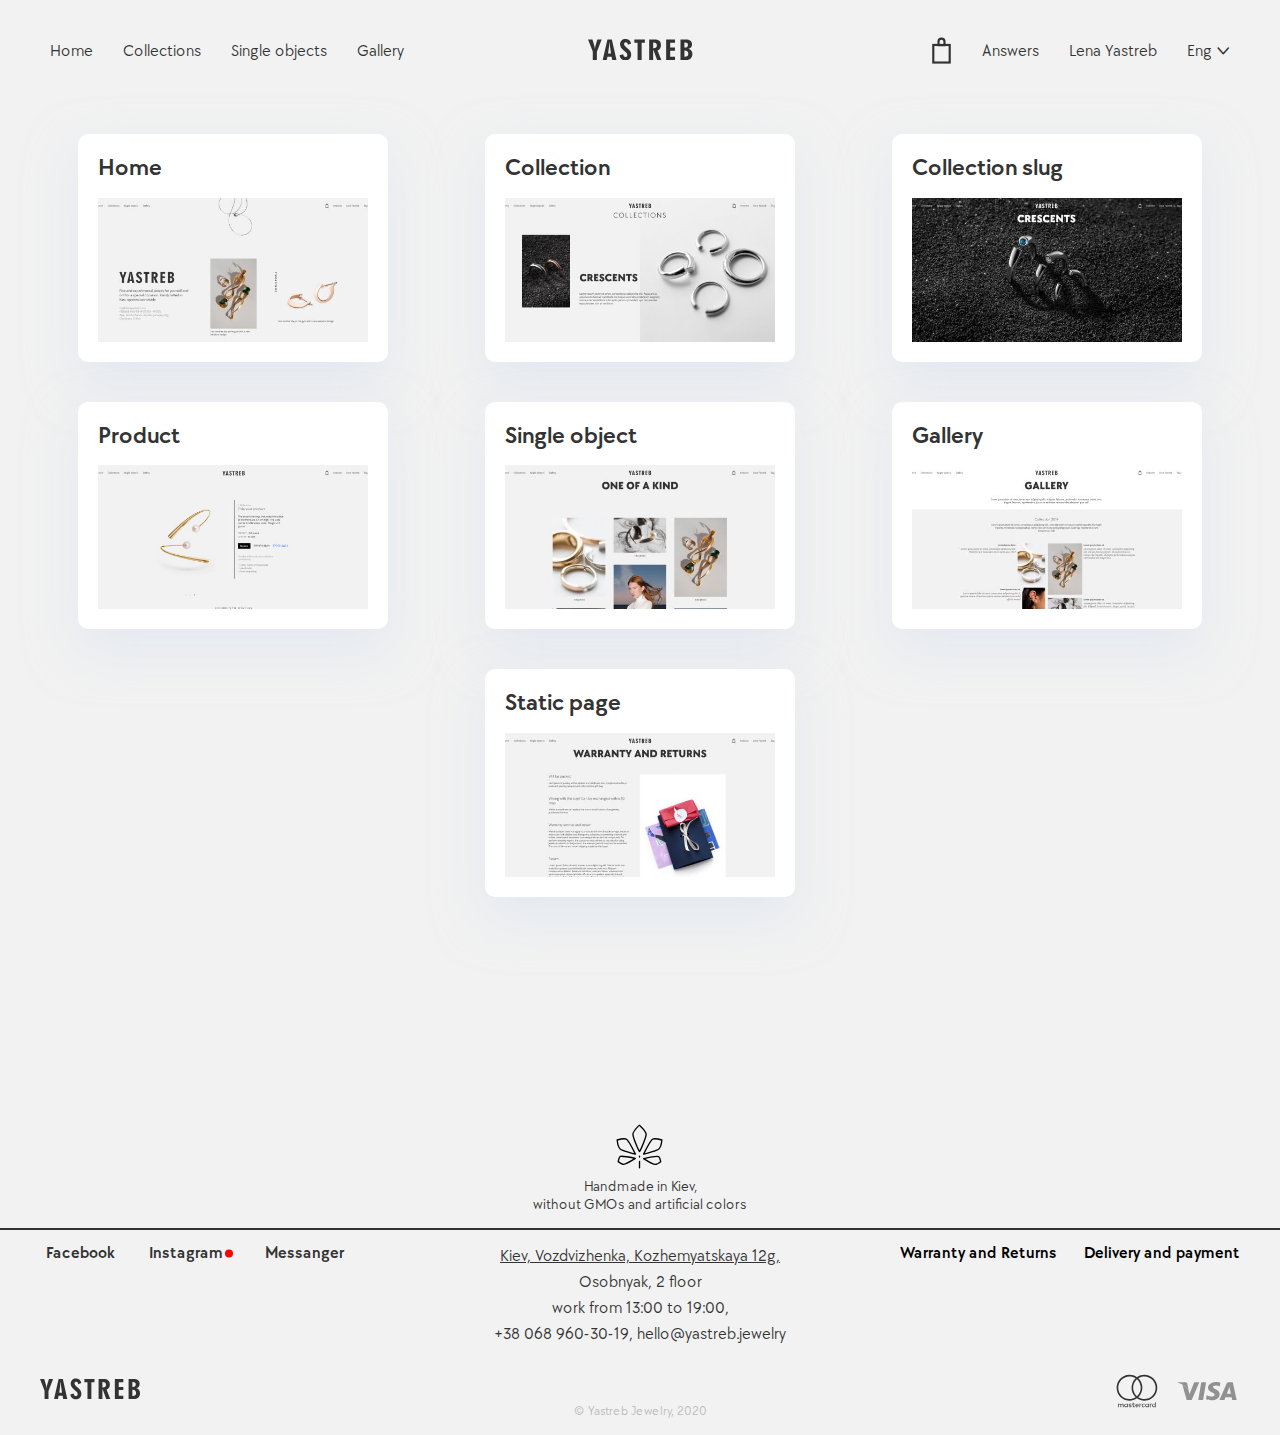
<file: index.html>
<!doctype html>
<html lang="en">
<head>
  <meta charset="UTF-8">
  <meta name="viewport" content="width=device-width, initial-scale=1.0">
  <meta http-equiv="X-UA-Compatible" content="ie=edge">
  <link rel="icon" href="img/favicon.png"/>
  <link rel="stylesheet" href="css/style.css">
  <title></title>
</head>
<body>

<div id="wrapper" class="">
  <header id="header" class="header ">
    <nav class="menu">
      <a class="header__back-ico popup-holder__header-back link--black" data-popup="close" href="index.html">
        <i class="icon-back"></i>
      </a>
      <svg class="menu__cart-mobile-ico cart-ico" viewBox="0 0 19 25" xmlns="http://www.w3.org/2000/svg">
        <path d="M6.7373 4.2125C6.7373 2.68681 7.97412 1.45 9.4998 1.45C11.0255 1.45 12.2623 2.68681 12.2623 4.2125V7.5125H6.7373V4.2125Z"/>
        <rect x="1.8999" y="7.3625" width="15.2" height="16.275"/>
      </svg>
      <a href="#" class="opener menu__opener"><span></span></a>
      <div class="drop">
        <div class="drop-list">
          <div class="menu__main">
            <ul class="menu-list">
              <li class="menu-list--border-bottom"><a href="home.html" class="menu-list--active">Home</a></li>
              <li><a href="collections.html">Collections</a></li>
              <li><a href="gallery.html">Single objects</a></li>
              <li class="menu-list--border-bottom"><a href="media.html">Gallery</a></li>
            </ul>
          </div>
          <div class="menu__secondary">
            <ul class="menu-list">
              <li class="menu__cart-ico">
                <svg class="cart-ico" viewBox="0 0 19 25" xmlns="http://www.w3.org/2000/svg">
                  <path d="M6.7373 4.2125C6.7373 2.68681 7.97412 1.45 9.4998 1.45C11.0255 1.45 12.2623 2.68681 12.2623 4.2125V7.5125H6.7373V4.2125Z"/>
                  <rect x="1.8999" y="7.3625" width="15.2" height="16.275"/>
                </svg>
              </li>
              <li><a href="#">Answers</a></li>
              <li><a href="#">Lena Yastreb</a></li>
              <li><a href="#" data-open-popup="pp_language">Eng <i class="icon-ctrl"></i></a></li>
            </ul>
          </div>
        </div>
      </div>
    </nav>

    <div class="logo ">
      <strong class="logo__img">
        <a href="./">
          <svg viewBox="0 0 147 30" fill="none" xmlns="http://www.w3.org/2000/svg">
            <path d="M129.482 29.4332V0.566793H136.839C139.727 0.566793 141.921 1.16693 143.422 2.36052C144.916 3.54745 145.67 5.28784 145.67 7.55501C145.67 9.20204 145.23 10.5557 144.343 11.6159C143.449 12.6695 142.168 13.3763 140.507 13.7164C142.382 14.2032 143.789 15.07 144.743 16.3103C145.703 17.5439 146.177 19.1309 146.177 21.078C146.177 23.6386 145.356 25.6657 143.709 27.1727C142.068 28.6797 139.827 29.4332 136.992 29.4332H129.482ZM134.992 24.9389C135.072 24.9389 135.178 24.9389 135.332 24.9522C135.485 24.9655 135.592 24.9722 135.652 24.9722C137.199 24.9722 138.38 24.5988 139.214 23.8653C140.047 23.1251 140.467 22.0782 140.467 20.7113C140.467 19.2443 140.054 18.1307 139.227 17.3772C138.4 16.6237 137.179 16.2436 135.572 16.2436H134.992V24.9389ZM134.992 11.9226C135.132 11.9493 135.272 11.9693 135.392 11.9693C135.525 11.976 135.699 11.976 135.912 11.976C137.193 11.976 138.186 11.6626 138.893 11.0425C139.607 10.409 139.961 9.52212 139.961 8.37519C139.961 7.2216 139.587 6.32807 138.847 5.70127C138.106 5.07446 137.059 4.76106 135.678 4.76106C135.612 4.76106 135.492 4.76773 135.332 4.78106C135.178 4.78773 135.065 4.7944 134.985 4.7944V11.9226H134.992ZM109.419 29.4332V0.566793H121.792V5.10113H115.122V12.016H121.792V16.4703H115.122V24.7855H121.792V29.4332H109.419ZM91.2371 12.9229C91.3105 12.9229 91.4172 12.9229 91.564 12.9429C91.7174 12.9562 91.8241 12.9629 91.8975 12.9629C93.3515 12.9629 94.4787 12.6028 95.2791 11.876C96.0795 11.1558 96.4797 10.1423 96.4797 8.84196C96.4797 7.54168 96.0862 6.54812 95.2991 5.88131C94.5054 5.20782 93.3448 4.87442 91.8174 4.87442H91.2371V12.9229ZM85.6478 29.4332V0.566793H92.7445C95.846 0.566793 98.1872 1.24694 99.7746 2.61391C101.362 3.98088 102.149 5.99467 102.149 8.66192C102.149 10.509 101.736 12.056 100.908 13.3096C100.081 14.5699 98.8942 15.4568 97.3668 15.9502L102.689 29.4399H96.7465L91.7841 15.8369H91.2371V29.4399H85.6478V29.4332ZM69.4133 29.4332V5.4012H64.8978V0.566793H79.6583V5.4012H75.1027V29.4332H69.4133ZM44.2546 22.8251L49.3037 21.4981C49.4504 22.705 49.8039 23.6319 50.3575 24.2854C50.9111 24.9522 51.6181 25.2723 52.4652 25.2723C53.2189 25.2723 53.8325 25.0122 54.2994 24.4788C54.7663 23.9453 55.0064 23.2585 55.0064 22.3916C55.0064 21.5781 54.7663 20.8113 54.2861 20.0845C53.8058 19.3576 52.6986 18.2774 50.9711 16.8437C48.5833 14.8566 46.9759 13.1963 46.1355 11.8493C45.2951 10.5023 44.8749 9.05534 44.8749 7.50167C44.8749 5.24116 45.5819 3.4341 46.9892 2.05379C48.3966 0.686819 50.2508 0 52.5386 0C54.733 0 56.5005 0.54012 57.8411 1.61369C59.1684 2.69393 60.0422 4.28095 60.4424 6.38809L55.7735 7.96844C55.6401 6.80151 55.3266 5.92132 54.8463 5.32118C54.3661 4.72105 53.7258 4.42098 52.9388 4.42098C52.1984 4.42098 51.6048 4.66104 51.1512 5.13447C50.691 5.61458 50.4642 6.24805 50.4642 7.0349C50.4642 8.40854 51.7115 10.1089 54.1994 12.1227C54.8063 12.6095 55.2665 12.9829 55.5934 13.2429C57.3876 14.7766 58.6548 16.1969 59.3819 17.4839C60.1155 18.7708 60.4824 20.1978 60.4824 21.7448C60.4824 24.2721 59.742 26.2858 58.268 27.7595C56.7939 29.2398 54.793 29.9867 52.2651 29.9867C50.0507 29.9867 48.2365 29.3599 46.8358 28.0996C45.4352 26.846 44.5814 25.0856 44.2546 22.8251ZM20.5299 29.4332L27.2131 0.566793H33.3694L39.8792 29.4332H33.8763L33.0692 24.7522H27.2131L26.2393 29.4332H20.5299ZM28.0601 20.3645H32.2221L30.8682 11.2625C30.7681 10.529 30.6681 9.60213 30.5747 8.48188C30.4813 7.36164 30.4013 6.11469 30.3412 4.73439H29.9811C29.8543 6.37475 29.7409 7.8084 29.6209 9.03534C29.5142 10.2623 29.4208 11.0425 29.3541 11.3759L28.0601 20.3645ZM6.66987 29.4332V17.6439L0 0.566793H6.21632L8.41738 8.12847C8.76421 9.3154 9.031 10.3756 9.21776 11.3025C9.41119 12.2227 9.55792 13.1696 9.66464 14.1431C9.80471 12.9229 9.97146 11.8026 10.1716 10.7691C10.3716 9.7355 10.6051 8.77528 10.8652 7.90842L13.0863 0.566793H19.1492L12.406 17.8373V29.4332H6.66987Z"/>
          </svg>
        </a>
      </strong>


    </div>

  </header>

<div>
  <div class="container">

    <ul class="page-preview-list">
      <li>
        <a href="home.html" target="_blank" class="page-preview-card">
          <div class="page-preview-card__title">Home</div>
          <div class="page-preview-card__img">
            <img src="img/previews/preview_home.jpg" alt="Home preview.">
          </div>
        </a>
      </li>
      <li>
        <a href="collections.html" target="_blank" class="page-preview-card">
          <div class="page-preview-card__title">Collection</div>
          <div class="page-preview-card__img">
            <img src="img/previews/preview_collection.jpg" alt="Collection preview">
          </div>
        </a>
      </li>
      <li>
        <a href="collection-slug.html" target="_blank" class="page-preview-card">
          <div class="page-preview-card__title">Collection slug</div>
          <div class="page-preview-card__img">
            <img src="img/previews/preview_collection-slug.jpg" alt="Collection slug preview.">
          </div>
        </a>
      </li>
      <li>
        <a href="product.html" target="_blank" class="page-preview-card">
          <div class="page-preview-card__title">Product</div>
          <div class="page-preview-card__img">
            <img src="img/previews/preview_product.jpg" alt="Product preview.">
          </div>
        </a>
      </li>
      <li>
        <a href="gallery.html" target="_blank" class="page-preview-card">
          <div class="page-preview-card__title">Single object</div>
          <div class="page-preview-card__img">
            <img src="img/previews/preview_single_object.jpg" alt="Single object preview.">
          </div>
        </a>
      </li>
      <li>
        <a href="media.html" target="_blank" class="page-preview-card">
          <div class="page-preview-card__title">Gallery</div>
          <div class="page-preview-card__img">
            <img src="img/previews/preview_galley.jpg" alt="Gallery preview.">
          </div>
        </a>
      </li>
      <li>
        <a href="static-page.html" target="_blank" class="page-preview-card">
          <div class="page-preview-card__title">Static page</div>
          <div class="page-preview-card__img">
            <img src="img/previews/preview_static.jpg" alt="Static page preview.">
          </div>
        </a>
      </li>
    </ul>
  </div>
</div>


  <footer id="footer">
      <div class="made">
          <img src="img/kiev_logo.svg" alt="Киев">
          <div class="made__text">
            Handmade in Kiev,<br>
            without GMOs and artificial colors
          </div>
      </div>

      <div class="container">
          <nav>
              <ul class="footer-nav footer-nav-left">
                  <li><a href="#">Facebook</a></li>
                  <li><a href="#" class="menu-item-decor">Instagram</a></li>
                  <li><a href="#">Messanger</a></li>
              </ul>
          </nav>
          <div class="contacts">
              <div class="show-map">
                  <img src="img/marker_map.svg" alt="Маркер на карте">
                  <span class="show-map__text">Show on the map</span>
              </div>
              <address>
                  <a class="link-map" href="https://goo.gl/maps/LA6kUesAxVRnUq699">Kiev, Vozdvizhenka, Kozhemyatskaya 12g,</a>
                  <br>Osobnyak, 2 floor
                  <br>work from 13:00 to 19:00,<br>
                  <a href="tel: +380689603019">+38 068 960-30-19</a>,
                  <a href="mailto:hello@yastreb.jewelry">hello@yastreb.jewelry</a>
              </address>
          </div>
          <nav>
              <ul class="footer-nav footer-nav-right">
                  <li><a href="static-page.html">Warranty and Returns</a></li>
                  <li><a href="static-page.html">Delivery and payment</a></li>
              </ul>
          </nav>

          <div class="footer-icons">
              <div class="footer-icons__logo">
                  <a href="./">
                      <svg class="footer__logo"  viewBox="0 0 106 22" xmlns="http://www.w3.org/2000/svg">
                          <path d="M93.8981 21.5844V0.415648H99.2332C101.328 0.415648 102.919 0.855746 104.007 1.73105C105.091 2.60147 105.637 3.87775 105.637 5.54034C105.637 6.74817 105.318 7.74083 104.675 8.51834C104.027 9.29095 103.098 9.80929 101.893 10.0587C103.253 10.4156 104.273 11.0513 104.965 11.9609C105.661 12.8655 106.005 14.0293 106.005 15.4572C106.005 17.335 105.41 18.8215 104.215 19.9266C103.025 21.0318 101.4 21.5844 99.3445 21.5844H93.8981ZM97.8934 18.2885C97.9514 18.2885 98.0288 18.2885 98.1401 18.2983C98.2513 18.3081 98.3287 18.313 98.3723 18.313C99.4944 18.313 100.351 18.0391 100.955 17.5012C101.56 16.9584 101.864 16.1907 101.864 15.1883C101.864 14.1125 101.565 13.2958 100.965 12.7433C100.365 12.1907 99.4799 11.912 98.3142 11.912H97.8934V18.2885ZM97.8934 8.74328C97.995 8.76284 98.0965 8.77751 98.1836 8.77751C98.2804 8.7824 98.4061 8.7824 98.5609 8.7824C99.4896 8.7824 100.21 8.55257 100.723 8.0978C101.241 7.63325 101.497 6.98288 101.497 6.14181C101.497 5.29584 101.226 4.64059 100.689 4.18093C100.152 3.72127 99.3928 3.49144 98.3916 3.49144C98.3432 3.49144 98.2562 3.49633 98.1401 3.50611C98.0288 3.511 97.9466 3.51589 97.8886 3.51589V8.74328H97.8934ZM79.3488 21.5844V0.415648H88.3212V3.74083H83.4844V8.81174H88.3212V12.0782H83.4844V18.176H88.3212V21.5844H79.3488ZM66.1635 9.47677C66.2167 9.47677 66.2941 9.47677 66.4005 9.49144C66.5118 9.50122 66.5892 9.50611 66.6424 9.50611C67.6968 9.50611 68.5143 9.24205 69.0947 8.70905C69.6751 8.18093 69.9653 7.43765 69.9653 6.48411C69.9653 5.53056 69.6799 4.80196 69.1092 4.31296C68.5336 3.81907 67.692 3.57457 66.5844 3.57457H66.1635V9.47677ZM62.1102 21.5844V0.415648H67.2567C69.5058 0.415648 71.2036 0.914425 72.3547 1.91687C73.5059 2.91932 74.0767 4.39609 74.0767 6.35208C74.0767 7.7066 73.7768 8.84107 73.177 9.76039C72.5772 10.6846 71.7163 11.335 70.6086 11.6968L74.4684 21.5892H70.1588L66.5602 11.6137H66.1635V21.5892H62.1102V21.5844ZM50.3373 21.5844V3.96088H47.0627V0.415648H57.7667V3.96088H54.4632V21.5844H50.3373ZM32.0926 16.7384L35.7541 15.7653C35.8605 16.6504 36.1169 17.3301 36.5184 17.8093C36.9198 18.2983 37.4325 18.533 38.0468 18.533C38.5934 18.533 39.0384 18.3423 39.377 17.9511C39.7155 17.5599 39.8897 17.0562 39.8897 16.4205C39.8897 15.824 39.7155 15.2616 39.3673 14.7286C39.019 14.1956 38.2161 13.4034 36.9634 12.3521C35.2318 10.8949 34.0661 9.67726 33.4566 8.68949C32.8472 7.70171 32.5425 6.64059 32.5425 5.50122C32.5425 3.84352 33.0552 2.51834 34.0757 1.50611C35.0963 0.503667 36.441 0 38.1 0C39.6913 0 40.9731 0.396088 41.9453 1.18337C42.9079 1.97555 43.5415 3.13936 43.8317 4.6846L40.4459 5.84352C40.3492 4.98777 40.1218 4.3423 39.7736 3.9022C39.4253 3.4621 38.961 3.24205 38.3902 3.24205C37.8533 3.24205 37.4229 3.41809 37.094 3.76528C36.7602 4.11736 36.5958 4.58191 36.5958 5.15892C36.5958 6.16626 37.5003 7.4132 39.3044 8.88997C39.7446 9.24694 40.0783 9.52078 40.3153 9.71149C41.6164 10.8362 42.5354 11.8777 43.0626 12.8215C43.5947 13.7653 43.8607 14.8117 43.8607 15.9462C43.8607 17.7995 43.3238 19.2763 42.2549 20.357C41.1859 21.4425 39.7349 21.9902 37.9017 21.9902C36.2959 21.9902 34.9802 21.5306 33.9645 20.6064C32.9488 19.687 32.3296 18.3961 32.0926 16.7384ZM14.8879 21.5844L19.7344 0.415648H24.1989L28.9196 21.5844H24.5665L23.9812 18.1516H19.7344L19.0282 21.5844H14.8879ZM20.3487 14.934H23.3669L22.385 8.25917C22.3125 7.72127 22.2399 7.04156 22.1722 6.22005C22.1045 5.39853 22.0465 4.48411 22.0029 3.47188H21.7417C21.6498 4.67482 21.5676 5.72616 21.4805 6.62592C21.4031 7.52567 21.3354 8.0978 21.2871 8.3423L20.3487 14.934ZM4.83687 21.5844V12.9389L0 0.415648H4.50796L6.10413 5.96088C6.35565 6.8313 6.54912 7.6088 6.68455 8.28851C6.82482 8.96332 6.93123 9.6577 7.00862 10.3716C7.1102 9.47677 7.23112 8.65526 7.37623 7.89731C7.52133 7.13936 7.69062 6.43521 7.87926 5.79951L9.48994 0.415648H13.8867L8.99658 13.0807V21.5844H4.83687Z"/>
                      </svg>
                  </a>
              </div>

              <div class="payment-icons">
                  <svg width="42" height="34" viewBox="0 0 42 34" xmlns="http://www.w3.org/2000/svg">
                      <path d="M7.59257 33.1974V31.0409C7.59257 30.2144 7.09285 29.6729 6.27257 29.6729C5.83885 29.6729 5.37685 29.8154 5.05628 30.2809C4.80171 29.8819 4.45285 29.6729 3.91542 29.6729C3.50999 29.6539 3.12342 29.8439 2.87828 30.1764V29.7394H2.19942V33.1974H2.87828V31.2214C2.87828 30.6134 3.23657 30.3189 3.73628 30.3189C4.23599 30.3189 4.51885 30.6419 4.51885 31.2214V33.2069H5.19771V31.2214C5.19771 30.6134 5.556 30.3189 6.05571 30.3189C6.55542 30.3189 6.83828 30.6419 6.83828 31.2214V33.2069L7.59257 33.1974ZM18.7371 29.7774H17.4831V28.7324H16.8043V29.7774H16.0971V30.3854H16.8137V32.0099C16.8137 32.7984 17.0966 33.2734 17.9546 33.2734C18.2751 33.2639 18.5957 33.1784 18.8786 33.0169L18.6617 32.4089C18.4731 32.5324 18.2469 32.5894 18.0206 32.5894C17.6623 32.5894 17.4831 32.3709 17.4831 32.0099V30.3569H18.7371V29.7774ZM25.1014 29.6729C24.7243 29.6634 24.3754 29.8534 24.168 30.1764V29.7394H23.4892V33.1974H24.168V31.2594C24.168 30.6799 24.4509 30.3189 24.9223 30.3189C25.0826 30.3284 25.2334 30.3474 25.3843 30.3949L25.6012 29.7489C25.4409 29.7014 25.2712 29.6824 25.1014 29.6729ZM15.4843 30.0339C15.126 29.7774 14.6263 29.6729 14.0889 29.6729C13.2309 29.6729 12.6934 30.0719 12.6934 30.7559C12.6934 31.3354 13.0894 31.6584 13.8343 31.7629L14.1926 31.8009C14.5886 31.8769 14.8337 32.0194 14.8337 32.1999C14.8337 32.4564 14.5509 32.6369 14.0134 32.6369C13.608 32.6464 13.2026 32.5229 12.8726 32.2759L12.5143 32.8174C13.014 33.1784 13.6269 33.2544 13.9851 33.2544C14.9846 33.2544 15.522 32.7889 15.522 32.1334C15.522 31.5254 15.0883 31.2309 14.3434 31.1264L13.9851 31.0884C13.6646 31.0504 13.3817 30.9459 13.3817 30.7274C13.3817 30.4709 13.6646 30.2904 14.0606 30.2904C14.4943 30.2904 14.9186 30.4709 15.1354 30.5754L15.4843 30.0339ZM25.8557 31.4684C25.8557 32.5134 26.5346 33.2734 27.6472 33.2734C28.1469 33.2734 28.5052 33.1689 28.8634 32.8744L28.5052 32.3329C28.2506 32.5419 27.9394 32.6559 27.6094 32.6559C27.006 32.6559 26.5346 32.1904 26.5346 31.5064C26.5346 30.8224 26.9966 30.3569 27.6094 30.3569C27.9394 30.3569 28.2506 30.4709 28.5052 30.6799L28.8634 30.1384C28.5052 29.8534 28.1469 29.7394 27.6472 29.7394C26.5629 29.6729 25.8557 30.4329 25.8557 31.4684ZM21.066 29.6729C20.0666 29.6729 19.3877 30.3949 19.3877 31.4779C19.3877 32.5609 20.1043 33.2829 21.1414 33.2829C21.6412 33.2924 22.1409 33.1309 22.5369 32.8174L22.1786 32.3139C21.8957 32.5419 21.5374 32.6654 21.1791 32.6749C20.7171 32.6749 20.2174 32.3899 20.142 31.7724H22.6783V31.4874C22.6689 30.3949 22.0277 29.6729 21.066 29.6729ZM21.0283 30.3189C21.528 30.3189 21.8863 30.6419 21.924 31.1834H20.0666C20.1703 30.6799 20.4909 30.3189 21.0283 30.3189ZM11.7694 31.4684V29.7394H11.0906V30.1764C10.836 29.8534 10.4871 29.6729 9.978 29.6729C9.01628 29.6729 8.29971 30.4329 8.29971 31.4779C8.29971 32.5229 9.01628 33.2829 9.978 33.2829C10.4777 33.2829 10.836 33.1024 11.0906 32.7794V33.2164H11.7694V31.4684ZM9.01628 31.4684C9.01628 30.8224 9.41228 30.3189 10.0911 30.3189C10.7323 30.3189 11.1283 30.8224 11.1283 31.4684C11.1283 32.1524 10.6946 32.6179 10.0911 32.6179C9.41228 32.6559 9.01628 32.1239 9.01628 31.4684ZM35.4352 29.6729C35.058 29.6634 34.7092 29.8534 34.5017 30.1764V29.7394H33.8229V33.1974H34.5017V31.2594C34.5017 30.6799 34.7846 30.3189 35.256 30.3189C35.4163 30.3284 35.5672 30.3474 35.718 30.3949L35.9349 29.7489C35.7652 29.7014 35.5954 29.6824 35.4352 29.6729ZM32.7857 31.4684V29.7394H32.1069V30.1764C31.8523 29.8534 31.5034 29.6729 30.9943 29.6729C30.0326 29.6729 29.316 30.4329 29.316 31.4779C29.316 32.5229 30.0326 33.2829 30.9943 33.2829C31.494 33.2829 31.8523 33.1024 32.1069 32.7794V33.2164H32.7857V31.4684ZM30.0326 31.4684C30.0326 30.8224 30.4286 30.3189 31.1074 30.3189C31.7486 30.3189 32.1446 30.8224 32.1446 31.4684C32.1446 32.1524 31.7109 32.6179 31.1074 32.6179C30.4286 32.6559 30.0326 32.1239 30.0326 31.4684ZM39.6875 31.4684V28.3714H39.0086V30.1764C38.754 29.8534 38.4052 29.6729 37.896 29.6729C36.9343 29.6729 36.2177 30.4329 36.2177 31.4779C36.2177 32.5229 36.9343 33.2829 37.896 33.2829C38.3957 33.2829 38.754 33.1024 39.0086 32.7794V33.2164H39.6875V31.4684ZM36.9343 31.4684C36.9343 30.8224 37.3303 30.3189 38.0092 30.3189C38.6503 30.3189 39.0463 30.8224 39.0463 31.4684C39.0463 32.1524 38.6126 32.6179 38.0092 32.6179C37.3303 32.6654 36.9343 32.1239 36.9343 31.4684ZM37.5094 4.54541C33.0686 0.0709102 26.0632 -0.50859 20.9529 3.15841C17.0306 0.34641 11.8826 -0.0240899 7.602 2.19891C3.32142 4.42191 0.634277 8.86791 0.634277 13.7224C0.634277 18.5769 3.32142 23.0229 7.602 25.2459C11.8826 27.4689 17.0306 27.0984 20.9529 24.2864C24.8752 27.0984 30.0232 27.4689 34.3037 25.2459C38.5843 23.0229 41.2715 18.5769 41.2715 13.7224C41.2809 10.2739 39.9232 6.97741 37.5094 4.54541ZM20.9529 22.2249C16.2951 18.0639 15.8614 10.8914 19.9911 6.18891C20.2929 5.84691 20.6134 5.52391 20.9529 5.21991C25.6106 9.38091 26.0443 16.5629 21.9052 21.2559C21.6129 21.5979 21.2923 21.9209 20.9529 22.2249ZM13.5043 25.0559C7.29085 25.0559 2.25599 19.9829 2.25599 13.7224C2.25599 7.46191 7.29085 2.38891 13.5043 2.38891C15.6823 2.37941 17.8131 3.02541 19.6329 4.23191C14.4283 9.12441 14.1454 17.3419 19.0011 22.5859C19.1991 22.8044 19.416 23.0134 19.6329 23.2224C17.8131 24.4194 15.6823 25.0654 13.5043 25.0559ZM28.4014 25.0559C26.2234 25.0654 24.0926 24.4194 22.2729 23.2224C27.4774 18.3204 27.7509 10.1029 22.8952 4.85891C22.6972 4.64041 22.4897 4.44091 22.2729 4.23191C24.0926 3.02541 26.2234 2.37941 28.4014 2.38891C34.6149 2.38891 39.6497 7.46191 39.6497 13.7224C39.6592 19.9829 34.6243 25.0559 28.4014 25.0559Z"/>
                  </svg>
                  <svg width="66" height="38" viewBox="0 0 66 38" xmlns="http://www.w3.org/2000/svg">
                      <g opacity="0.5">
                          <path d="M24.2691 27.9964L27.2768 10.2409H32.076L29.0682 27.9964H24.2691ZM46.4168 10.6209C45.4645 10.2694 43.9748 9.87988 42.1174 9.87988C37.3748 9.87988 34.0277 12.2834 33.9994 15.7414C33.9711 18.2969 36.3848 19.7124 38.2045 20.5674C40.0714 21.4414 40.7031 21.9924 40.6937 22.7714C40.6842 23.9589 39.204 24.5004 37.818 24.5004C35.8945 24.5004 34.8762 24.2344 33.3017 23.5694L32.6794 23.2844L32.01 27.2554C33.132 27.7494 35.2062 28.1769 37.356 28.2054C42.4002 28.2054 45.6814 25.8209 45.7191 22.1444C45.738 20.1209 44.4557 18.5914 41.6837 17.3184C40.0054 16.5014 38.9777 15.9504 38.9871 15.1144C38.9871 14.3734 39.8545 13.5849 41.7402 13.5849C43.3148 13.5564 44.4462 13.9079 45.3325 14.2689L45.7662 14.4779L46.4168 10.6209ZM58.7777 10.2409H55.0628C53.9125 10.2409 53.0545 10.5544 52.5454 11.7134L45.4174 27.9774H50.4617C50.4617 27.9774 51.282 25.7924 51.4705 25.3079C52.0174 25.3079 56.9202 25.3174 57.618 25.3174C57.7594 25.9349 58.2025 27.9774 58.2025 27.9774H62.6622L58.7777 10.2409ZM52.8942 21.7074C53.2902 20.6814 54.8082 16.7484 54.8082 16.7484C54.78 16.7959 55.2042 15.7224 55.4494 15.0574L55.77 16.5869C55.77 16.5869 56.694 20.8239 56.8825 21.7169L52.8942 21.7074ZM20.196 10.2409L15.4911 22.3439L14.9914 19.8834C14.1145 17.0524 11.3897 13.9839 8.34424 12.4449L12.6437 27.9679L17.7257 27.9584L25.278 10.2409H20.196Z"/>
                          <path d="M11.1067 10.241H3.3658L3.2998 10.6115C9.32466 12.084 13.3129 15.6275 14.9629 19.9025L13.2752 11.742C12.9924 10.621 12.1438 10.279 11.1067 10.241Z"/>
                      </g>
                  </svg>
              </div>
          </div>
          <span class="copyright">&copy; <a href="#">Yastreb</a> Jewelry, 2020</span>
      </div>
  </footer>

  <div class="popup-holder language" id="pp_language">
    <div class="popup-small language__popup popup-holder__content">
      <ul class="language__list">
        <li><a href="#">Українська</a></li>
        <li><a href="#">Русский</a></li>
        <li><a href="#">English</a></li>
      </ul>
    </div>
  </div>

  <div id="cart" class="cart">

  <div class="cart-panel">

    <div class="cart-panel__header">
      <a class="cart-panel__ico" href="#">
        <i class="icon-Close cart-panel__close"></i>
        <i class=" icon-back cart-panel__arrow"></i>
      </a>
    </div>

    <ul class="cart-panel__product-list">
      <li>
        <div class="product-cart">
          <img class="product-cart__img" src="img/product_14.jpg" alt="Product in the cart">
          <div>
            <span class="product-cart__title">Mono Earring "Eternity" blue"</span>
            <span class="product-cart__price">2800 UAH</span>
          </div>
          <a class="product-cart__delete" href="#"><i class="icon-Close"></i></a>
        </div>
      </li>

      <li>
        <div class="product-cart">
          <img class="product-cart__img" src="img/product_23.jpg" alt="Product in the cart">
          <div>
            <span class="product-cart__title">Earrings "Mirror</span>
            <span class="product-cart__price">On order</span>
          </div>
          <a class="product-cart__delete" href="#"><i class="icon-Close"></i></a>
        </div>
      </li>
    </ul>

    <span class="cart-panel__total-sum">Total, including delivery: 2800 UAH</span>

    <div class="cart-panel__form-cart">
      <form action="/" class="nice-form">
        <fieldset>
          <legend>Contact information</legend>
          <label>Name
            <input type="text" name="name">
          </label>
          <label>Phone
            <input class="input--error" type="text" name="phone">
          </label>
          <label>E-mail (not necessary)
            <input type="email" name="email">
          </label>
          <label>Comments to the order: sizes, urgency, wishes
            <textarea name="message" cols="20" rows="5"></textarea>
          </label>
        </fieldset>

        <fieldset>
          <legend>Payment method</legend>
          <label>
            <input type="radio" name="pay" checked>
            <span class="fake-input"></span>
            <span class="fake-label">Pay by Visa / Mastercard online</span>
          </label>
          <label>
            <input type="radio" name="pay">
            <span class="fake-input"></span>
            <span class="fake-label">Pay upon receipt</span>
          </label>
          <label>
            <input type="radio" name="pay">
            <span class="fake-input"></span>
            <span class="fake-label">Transfer to card</span>
          </label>
        </fieldset>

        <fieldset>
          <legend>How i want to receive my order</legend>
          <label>
            <input type="radio" name="delivery" checked>
            <span class="fake-input"></span>
            <span class="fake-label">Pick up personally</span>
          </label>
          <label>
            <input type="radio" name="delivery">
            <span class="fake-input"></span>
            <span class="fake-label">Deliver by "Nova Poshta"</span>
          </label>
        </fieldset>
        
        

        <button type="button" class="btn">Delivery and payment</button>
        <a href="#">Just send a request</a>
      </form>
    </div>

    <div class="cart-panel__info cart-panel__info--text-error">
      <p>We need to know how to contact you, please leave your phone number or e-mail</p>
    </div>

    <div class="cart-panel__info">
      <p> We send my jewelry by New Mail, send it by courier in Kiev or personally in the showroom. After placing your order, we will contact you within 24 hours to clarify the details. </p>
      <p> You can pay with Visa \ Mastercard online, upon receipt or transfer to a card </p>
    </div>

    <div class="cart-panel__info cart-panel__info--text-green">
      <span class="cart-panel__info-title">Order with customization</span>
      <p>We will contact you to clarify the desired changes, cost and timing</p>
    </div>

    <div class="cart-panel__info cart-panel__info--thanks">
      <span class="cart-panel__info-title">Thanks!</span>
      <p>We will contact you as soon as possible, and the order was assigned the code 2342</p>
    </div>

    <div class="cart-panel__instagram cart-panel-instagram">

      <a href="#" class="cart-panel-instagram__ico link--black">
        <i class="icon-instagram"></i>
      </a>
      <div class="cart-panel-instagram__text">
        <p>While my guys are processing your order, check out my Instagram for beautiful pictures and new ideas</p>
      </div>


      <div class="cart-panel-instagram__photos">
        <div class="cart-panel-slick-slider">
          <div>
            <div class="cart-panel-instagram__photo">
              <img src="img/cart-inst_1.jpg" alt="cart-img">
            </div>
          </div>
          <div>
            <div class="cart-panel-instagram__photo">
              <img src="img/cart-inst_2.jpg" alt="cart-img">
            </div>
          </div>
          <div>
            <div class="cart-panel-instagram__photo">
              <img src="img/cart-inst_3.jpg" alt="cart-img">
            </div>
          </div>
          <div>
            <div class="cart-panel-instagram__photo">
              <img src="img/cart-inst_4.jpg" alt="cart-img">
            </div>
          </div>
          <div>
            <div class="cart-panel-instagram__photo">
              <img src="img/cart-inst_5.jpg" alt="cart-img">
            </div>
          </div>
          <div>
            <div class="cart-panel-instagram__photo">
              <img src="img/cart-inst_4.jpg" alt="cart-img">
            </div>
          </div>
        </div>
      </div>
    </div>

    <span class="cart-panel__text-close link cart-panel__close">Close</span>
  </div>
</div>

  </div> <!-- end wrapper -->

  <script src="js/main.js"></script>
</body>
</html>
</file>
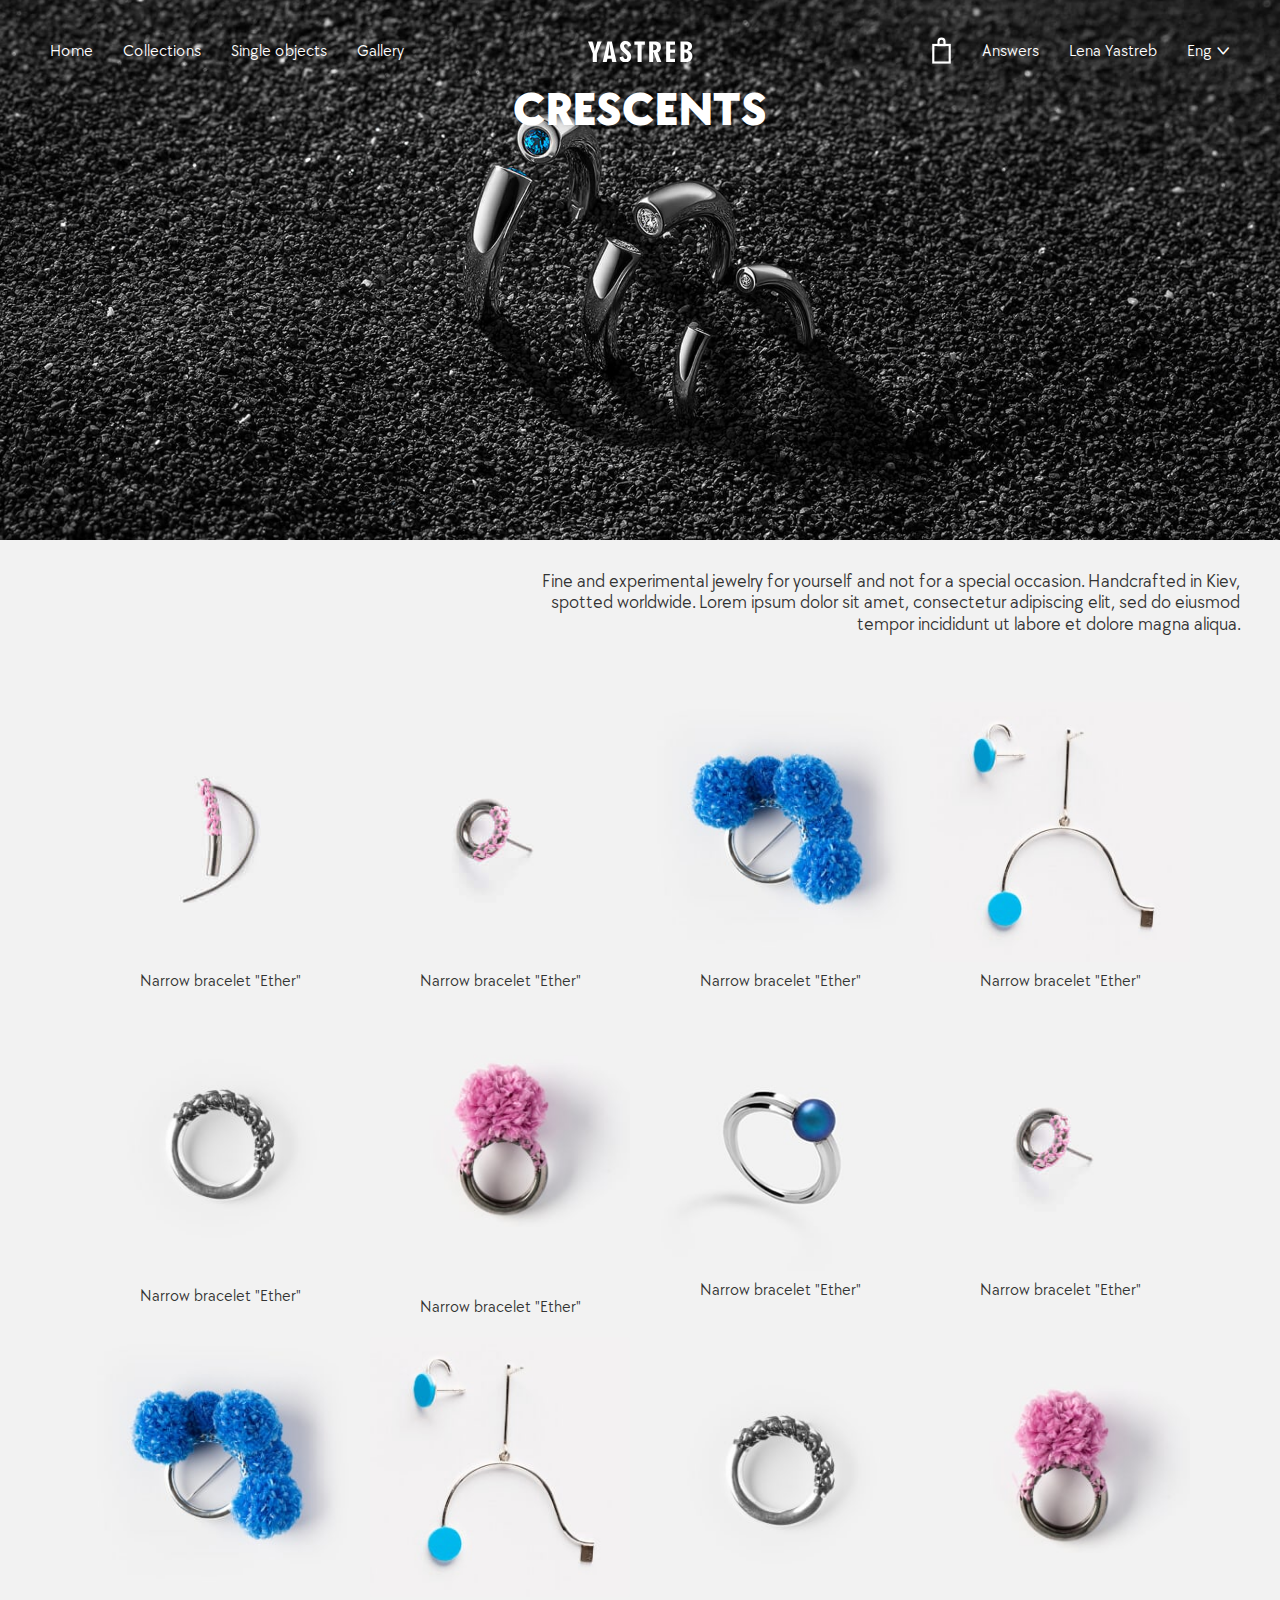
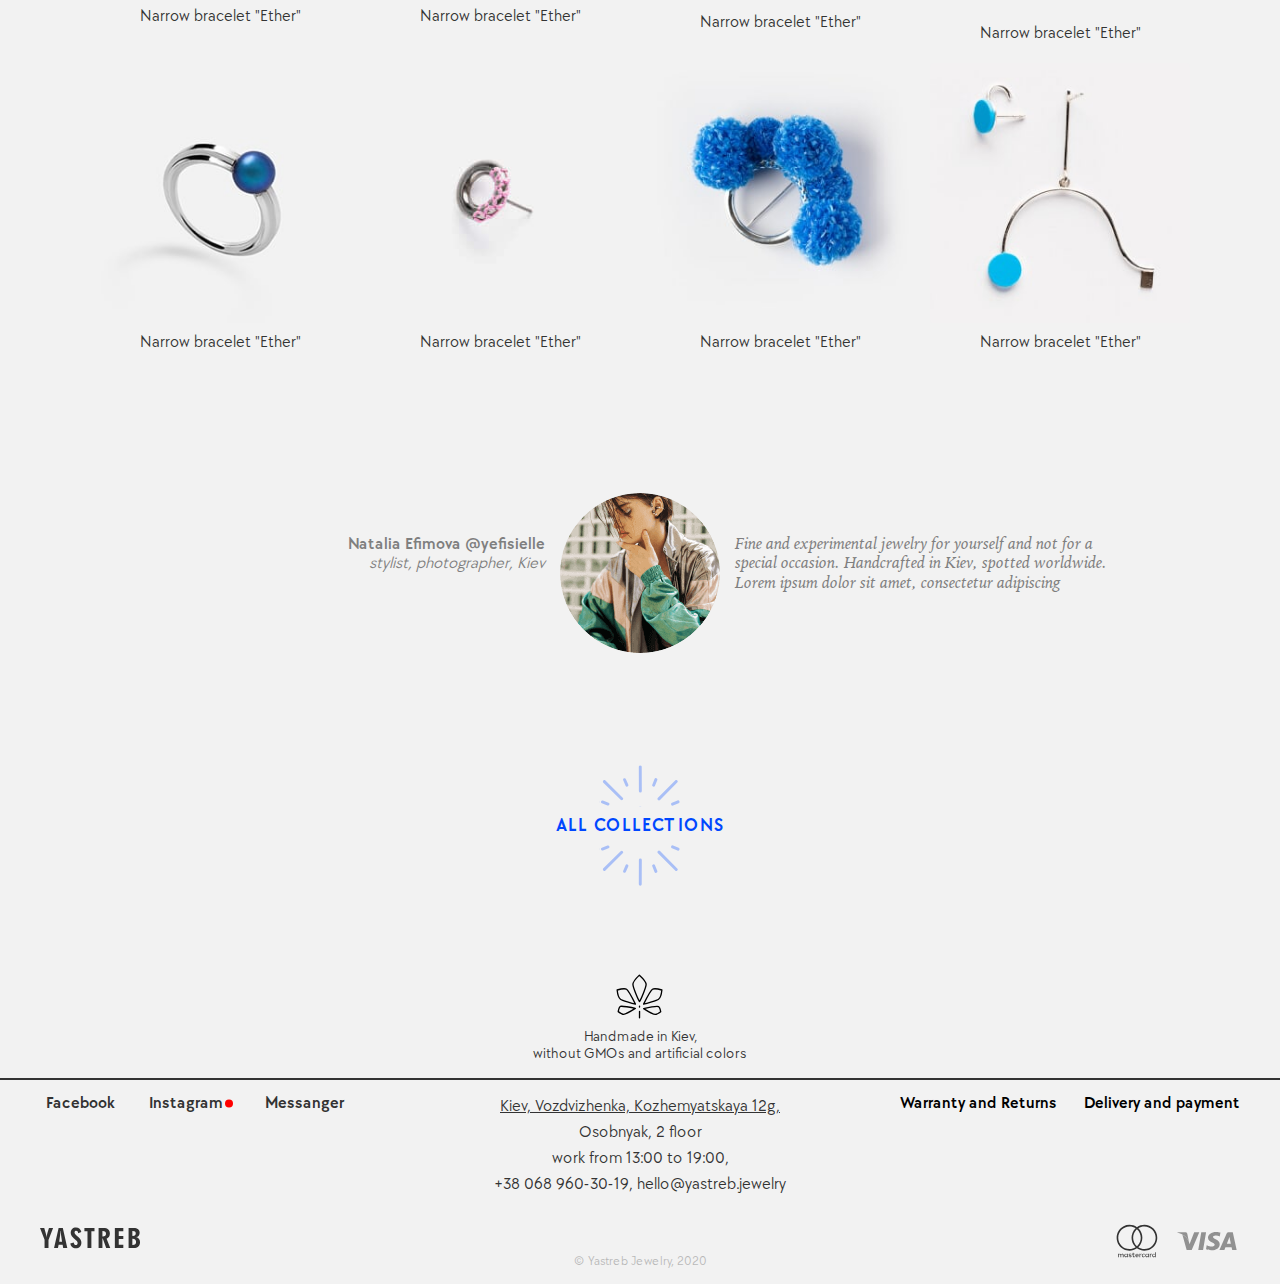
<file: collection-slug.html>
<!doctype html>
<html lang="en">
<head>
  <meta charset="UTF-8">
  <meta name="viewport" content="width=device-width, initial-scale=1.0">
  <meta http-equiv="X-UA-Compatible" content="ie=edge">
  <link rel="icon" href="img/favicon.png"/>
  <link rel="stylesheet" href="css/style.css">
  <title>Crescents | Yastreb</title>
</head>
<body>

<div id="wrapper" class="collection-slug">
  <header id="header" class="header header--absolute header--text-white">
    <nav class="menu">
      <a class="header__back-ico popup-holder__header-back link--black" data-popup="close" href="index.html">
        <i class="icon-back"></i>
      </a>
      <svg class="menu__cart-mobile-ico cart-ico" viewBox="0 0 19 25" xmlns="http://www.w3.org/2000/svg">
        <path d="M6.7373 4.2125C6.7373 2.68681 7.97412 1.45 9.4998 1.45C11.0255 1.45 12.2623 2.68681 12.2623 4.2125V7.5125H6.7373V4.2125Z"/>
        <rect x="1.8999" y="7.3625" width="15.2" height="16.275"/>
      </svg>
      <a href="#" class="opener menu__opener"><span></span></a>
      <div class="drop">
        <div class="drop-list">
          <div class="menu__main">
            <ul class="menu-list">
              <li class="menu-list--border-bottom"><a href="home.html" class="menu-list--active">Home</a></li>
              <li><a href="collections.html">Collections</a></li>
              <li><a href="gallery.html">Single objects</a></li>
              <li class="menu-list--border-bottom"><a href="media.html">Gallery</a></li>
            </ul>
          </div>
          <div class="menu__secondary">
            <ul class="menu-list">
              <li class="menu__cart-ico">
                <svg class="cart-ico" viewBox="0 0 19 25" xmlns="http://www.w3.org/2000/svg">
                  <path d="M6.7373 4.2125C6.7373 2.68681 7.97412 1.45 9.4998 1.45C11.0255 1.45 12.2623 2.68681 12.2623 4.2125V7.5125H6.7373V4.2125Z"/>
                  <rect x="1.8999" y="7.3625" width="15.2" height="16.275"/>
                </svg>
              </li>
              <li><a href="#">Answers</a></li>
              <li><a href="#">Lena Yastreb</a></li>
              <li><a href="#" data-open-popup="pp_language">Eng <i class="icon-ctrl"></i></a></li>
            </ul>
          </div>
        </div>
      </div>
    </nav>

    <div class="logo logo--with-title">
      <strong class="logo__img">
        <a href="./">
          <svg viewBox="0 0 147 30" fill="none" xmlns="http://www.w3.org/2000/svg">
            <path d="M129.482 29.4332V0.566793H136.839C139.727 0.566793 141.921 1.16693 143.422 2.36052C144.916 3.54745 145.67 5.28784 145.67 7.55501C145.67 9.20204 145.23 10.5557 144.343 11.6159C143.449 12.6695 142.168 13.3763 140.507 13.7164C142.382 14.2032 143.789 15.07 144.743 16.3103C145.703 17.5439 146.177 19.1309 146.177 21.078C146.177 23.6386 145.356 25.6657 143.709 27.1727C142.068 28.6797 139.827 29.4332 136.992 29.4332H129.482ZM134.992 24.9389C135.072 24.9389 135.178 24.9389 135.332 24.9522C135.485 24.9655 135.592 24.9722 135.652 24.9722C137.199 24.9722 138.38 24.5988 139.214 23.8653C140.047 23.1251 140.467 22.0782 140.467 20.7113C140.467 19.2443 140.054 18.1307 139.227 17.3772C138.4 16.6237 137.179 16.2436 135.572 16.2436H134.992V24.9389ZM134.992 11.9226C135.132 11.9493 135.272 11.9693 135.392 11.9693C135.525 11.976 135.699 11.976 135.912 11.976C137.193 11.976 138.186 11.6626 138.893 11.0425C139.607 10.409 139.961 9.52212 139.961 8.37519C139.961 7.2216 139.587 6.32807 138.847 5.70127C138.106 5.07446 137.059 4.76106 135.678 4.76106C135.612 4.76106 135.492 4.76773 135.332 4.78106C135.178 4.78773 135.065 4.7944 134.985 4.7944V11.9226H134.992ZM109.419 29.4332V0.566793H121.792V5.10113H115.122V12.016H121.792V16.4703H115.122V24.7855H121.792V29.4332H109.419ZM91.2371 12.9229C91.3105 12.9229 91.4172 12.9229 91.564 12.9429C91.7174 12.9562 91.8241 12.9629 91.8975 12.9629C93.3515 12.9629 94.4787 12.6028 95.2791 11.876C96.0795 11.1558 96.4797 10.1423 96.4797 8.84196C96.4797 7.54168 96.0862 6.54812 95.2991 5.88131C94.5054 5.20782 93.3448 4.87442 91.8174 4.87442H91.2371V12.9229ZM85.6478 29.4332V0.566793H92.7445C95.846 0.566793 98.1872 1.24694 99.7746 2.61391C101.362 3.98088 102.149 5.99467 102.149 8.66192C102.149 10.509 101.736 12.056 100.908 13.3096C100.081 14.5699 98.8942 15.4568 97.3668 15.9502L102.689 29.4399H96.7465L91.7841 15.8369H91.2371V29.4399H85.6478V29.4332ZM69.4133 29.4332V5.4012H64.8978V0.566793H79.6583V5.4012H75.1027V29.4332H69.4133ZM44.2546 22.8251L49.3037 21.4981C49.4504 22.705 49.8039 23.6319 50.3575 24.2854C50.9111 24.9522 51.6181 25.2723 52.4652 25.2723C53.2189 25.2723 53.8325 25.0122 54.2994 24.4788C54.7663 23.9453 55.0064 23.2585 55.0064 22.3916C55.0064 21.5781 54.7663 20.8113 54.2861 20.0845C53.8058 19.3576 52.6986 18.2774 50.9711 16.8437C48.5833 14.8566 46.9759 13.1963 46.1355 11.8493C45.2951 10.5023 44.8749 9.05534 44.8749 7.50167C44.8749 5.24116 45.5819 3.4341 46.9892 2.05379C48.3966 0.686819 50.2508 0 52.5386 0C54.733 0 56.5005 0.54012 57.8411 1.61369C59.1684 2.69393 60.0422 4.28095 60.4424 6.38809L55.7735 7.96844C55.6401 6.80151 55.3266 5.92132 54.8463 5.32118C54.3661 4.72105 53.7258 4.42098 52.9388 4.42098C52.1984 4.42098 51.6048 4.66104 51.1512 5.13447C50.691 5.61458 50.4642 6.24805 50.4642 7.0349C50.4642 8.40854 51.7115 10.1089 54.1994 12.1227C54.8063 12.6095 55.2665 12.9829 55.5934 13.2429C57.3876 14.7766 58.6548 16.1969 59.3819 17.4839C60.1155 18.7708 60.4824 20.1978 60.4824 21.7448C60.4824 24.2721 59.742 26.2858 58.268 27.7595C56.7939 29.2398 54.793 29.9867 52.2651 29.9867C50.0507 29.9867 48.2365 29.3599 46.8358 28.0996C45.4352 26.846 44.5814 25.0856 44.2546 22.8251ZM20.5299 29.4332L27.2131 0.566793H33.3694L39.8792 29.4332H33.8763L33.0692 24.7522H27.2131L26.2393 29.4332H20.5299ZM28.0601 20.3645H32.2221L30.8682 11.2625C30.7681 10.529 30.6681 9.60213 30.5747 8.48188C30.4813 7.36164 30.4013 6.11469 30.3412 4.73439H29.9811C29.8543 6.37475 29.7409 7.8084 29.6209 9.03534C29.5142 10.2623 29.4208 11.0425 29.3541 11.3759L28.0601 20.3645ZM6.66987 29.4332V17.6439L0 0.566793H6.21632L8.41738 8.12847C8.76421 9.3154 9.031 10.3756 9.21776 11.3025C9.41119 12.2227 9.55792 13.1696 9.66464 14.1431C9.80471 12.9229 9.97146 11.8026 10.1716 10.7691C10.3716 9.7355 10.6051 8.77528 10.8652 7.90842L13.0863 0.566793H19.1492L12.406 17.8373V29.4332H6.66987Z"/>
          </svg>
        </a>
      </strong>

      <h1 class="h1 logo__title">Crescents</h1>

    </div>

  </header>

  <main>
    <div class="collection-slug__hero hero" style="background-image: url(img/hero.jpg)"></div>

    <div class="clearfix">
      <div class="container">
        <div class="collection-slug__description">
          <p>Fine and experimental jewelry for yourself and not for a special occasion. Handcrafted in Kiev, spotted worldwide. Lorem ipsum dolor sit amet, consectetur adipiscing elit, sed do eiusmod tempor incididunt ut labore et dolore magna aliqua.</p>
        </div>
      </div>
    </div>

    <div class="product-list">
      <div class="container">
        <ul class="product-items">

          <li class="product-items__item">
            <a href="product.html">
              <div class="product-preview product-items__product-preview">
                <figure class="product-preview__inner product-text">
                  <img class="product-preview__img" src="img/product_12.jpg" alt="Product">
                  <figcaption class="product-preview__horizontal-text product-preview__horizontal-text--text-center">Narrow bracelet "Ether"</figcaption>
                </figure>
              </div>
            </a>
          </li>
          <li class="product-items__item">
            <a href="product.html">
              <div class="product-preview product-items__product-preview">
                <figure class="product-preview__inner product-text">
                  <img class="product-preview__img" src="img/product_13.jpg" alt="Product">
                  <figcaption class="product-preview__horizontal-text product-preview__horizontal-text--text-center">Narrow bracelet "Ether"</figcaption>
                </figure>
              </div>
            </a>
          </li>
          <li class="product-items__item">
            <a href="product.html">
              <div class="product-preview product-items__product-preview">
                <figure class="product-preview__inner product-text">
                  <img class="product-preview__img" src="img/product_14.jpg" alt="Product">
                  <figcaption class="product-preview__horizontal-text product-preview__horizontal-text--text-center">Narrow bracelet "Ether"</figcaption>
                </figure>
              </div>
            </a>
          </li>
          <li class="product-items__item">
            <a href="product.html">
              <div class="product-preview product-items__product-preview">
                <figure class="product-preview__inner product-text">
                  <img class="product-preview__img" src="img/product_15.jpg" alt="Product">
                  <figcaption class="product-preview__horizontal-text product-preview__horizontal-text--text-center">Narrow bracelet "Ether"</figcaption>
                </figure>
              </div>
            </a>
          </li>
          <li class="product-items__item">
            <a href="product.html">
              <div class="product-preview product-items__product-preview">
                <figure class="product-preview__inner product-text">
                  <img class="product-preview__img" src="img/product_16.jpg" alt="Product">
                  <figcaption class="product-preview__horizontal-text product-preview__horizontal-text--text-center">Narrow bracelet "Ether"</figcaption>
                </figure>
              </div>
            </a>
          </li>
          <li class="product-items__item">
            <a href="product.html">
              <div class="product-preview product-items__product-preview">
                <figure class="product-preview__inner product-text">
                  <img class="product-preview__img" src="img/product_17.jpg" alt="Product">
                  <figcaption class="product-preview__horizontal-text product-preview__horizontal-text--text-center">Narrow bracelet "Ether"</figcaption>
                </figure>
              </div>
            </a>
          </li>
          <li class="product-items__item">
            <a href="product.html">
              <div class="product-preview product-items__product-preview">
                <figure class="product-preview__inner product-text">
                  <img class="product-preview__img" src="img/product_18.jpg" alt="Product">
                  <figcaption class="product-preview__horizontal-text product-preview__horizontal-text--text-center">Narrow bracelet "Ether"</figcaption>
                </figure>
              </div>
            </a>
          </li>
          <li class="product-items__item">
            <a href="product.html">
              <div class="product-preview product-items__product-preview">
                <figure class="product-preview__inner product-text">
                  <img class="product-preview__img" src="img/product_13.jpg" alt="Product">
                  <figcaption class="product-preview__horizontal-text product-preview__horizontal-text--text-center">Narrow bracelet "Ether"</figcaption>
                </figure>
              </div>
            </a>
          </li>
          <li class="product-items__item">
            <a href="product.html">
              <div class="product-preview product-items__product-preview">
                <figure class="product-preview__inner product-text">
                  <img class="product-preview__img" src="img/product_14.jpg" alt="Product">
                  <figcaption class="product-preview__horizontal-text product-preview__horizontal-text--text-center">Narrow bracelet "Ether"</figcaption>
                </figure>
              </div>
            </a>
          </li>
          <li class="product-items__item">
            <a href="product.html">
              <div class="product-preview product-items__product-preview">
                <figure class="product-preview__inner product-text">
                  <img class="product-preview__img" src="img/product_15.jpg" alt="Product">
                  <figcaption class="product-preview__horizontal-text product-preview__horizontal-text--text-center">Narrow bracelet "Ether"</figcaption>
                </figure>
              </div>
            </a>
          </li>
          <li class="product-items__item">
            <a href="product.html">
              <div class="product-preview product-items__product-preview">
                <figure class="product-preview__inner product-text">
                  <img class="product-preview__img" src="img/product_16.jpg" alt="Product">
                  <figcaption class="product-preview__horizontal-text product-preview__horizontal-text--text-center">Narrow bracelet "Ether"</figcaption>
                </figure>
              </div>
            </a>
          </li>
          <li class="product-items__item">
            <a href="product.html">
              <div class="product-preview product-items__product-preview">
                <figure class="product-preview__inner product-text">
                  <img class="product-preview__img" src="img/product_17.jpg" alt="Product">
                  <figcaption class="product-preview__horizontal-text product-preview__horizontal-text--text-center">Narrow bracelet "Ether"</figcaption>
                </figure>
              </div>
            </a>
          </li>
          <li class="product-items__item">
            <a href="product.html">
              <div class="product-preview product-items__product-preview">
                <figure class="product-preview__inner product-text">
                  <img class="product-preview__img" src="img/product_18.jpg" alt="Product">
                  <figcaption class="product-preview__horizontal-text product-preview__horizontal-text--text-center">Narrow bracelet "Ether"</figcaption>
                </figure>
              </div>
            </a>
          </li>
          <li class="product-items__item">
            <a href="product.html">
              <div class="product-preview product-items__product-preview">
                <figure class="product-preview__inner product-text">
                  <img class="product-preview__img" src="img/product_13.jpg" alt="Product">
                  <figcaption class="product-preview__horizontal-text product-preview__horizontal-text--text-center">Narrow bracelet "Ether"</figcaption>
                </figure>
              </div>
            </a>
          </li>
          <li class="product-items__item">
            <a href="product.html">
              <div class="product-preview product-items__product-preview">
                <figure class="product-preview__inner product-text">
                  <img class="product-preview__img" src="img/product_14.jpg" alt="Product">
                  <figcaption class="product-preview__horizontal-text product-preview__horizontal-text--text-center">Narrow bracelet "Ether"</figcaption>
                </figure>
              </div>
            </a>
          </li>
          <li class="product-items__item">
            <a href="product.html">
              <div class="product-preview product-items__product-preview">
                <figure class="product-preview__inner product-text">
                  <img class="product-preview__img" src="img/product_15.jpg" alt="Product">
                  <figcaption class="product-preview__horizontal-text product-preview__horizontal-text--text-center">Narrow bracelet "Ether"</figcaption>
                </figure>
              </div>
            </a>
          </li>
        </ul>
      </div>
    </div>

    <div class="collection-slug__photographer">
      <div class="container">
        <div class="round-img">
          <div class="round-img__bg-img"></div>
          <div class="round-img__info">
            <p><strong>Natalia Efimova @yefisielle</strong><br>
              stylist, photographer, Kiev</p>
          </div>
          <div class="round-img__text">
            <p>Fine and experimental jewelry for yourself and not for a special occasion. Handcrafted in Kiev, spotted worldwide. Lorem ipsum dolor sit amet, consectetur adipiscing</p>
          </div>
        </div>
        <div class="more-link">
          <a class="more-link__link more-link__link--explosion" href="collections.html">All collections</a>
        </div>
      </div>
    </div>
  </main>


  <footer id="footer">
      <div class="made">
          <img src="img/kiev_logo.svg" alt="Киев">
          <div class="made__text">
            Handmade in Kiev,<br>
            without GMOs and artificial colors
          </div>
      </div>

      <div class="container">
          <nav>
              <ul class="footer-nav footer-nav-left">
                  <li><a href="#">Facebook</a></li>
                  <li><a href="#" class="menu-item-decor">Instagram</a></li>
                  <li><a href="#">Messanger</a></li>
              </ul>
          </nav>
          <div class="contacts">
              <div class="show-map">
                  <img src="img/marker_map.svg" alt="Маркер на карте">
                  <span class="show-map__text">Show on the map</span>
              </div>
              <address>
                  <a class="link-map" href="https://goo.gl/maps/LA6kUesAxVRnUq699">Kiev, Vozdvizhenka, Kozhemyatskaya 12g,</a>
                  <br>Osobnyak, 2 floor
                  <br>work from 13:00 to 19:00,<br>
                  <a href="tel: +380689603019">+38 068 960-30-19</a>,
                  <a href="mailto:hello@yastreb.jewelry">hello@yastreb.jewelry</a>
              </address>
          </div>
          <nav>
              <ul class="footer-nav footer-nav-right">
                  <li><a href="static-page.html">Warranty and Returns</a></li>
                  <li><a href="static-page.html">Delivery and payment</a></li>
              </ul>
          </nav>

          <div class="footer-icons">
              <div class="footer-icons__logo">
                  <a href="./">
                      <svg class="footer__logo"  viewBox="0 0 106 22" xmlns="http://www.w3.org/2000/svg">
                          <path d="M93.8981 21.5844V0.415648H99.2332C101.328 0.415648 102.919 0.855746 104.007 1.73105C105.091 2.60147 105.637 3.87775 105.637 5.54034C105.637 6.74817 105.318 7.74083 104.675 8.51834C104.027 9.29095 103.098 9.80929 101.893 10.0587C103.253 10.4156 104.273 11.0513 104.965 11.9609C105.661 12.8655 106.005 14.0293 106.005 15.4572C106.005 17.335 105.41 18.8215 104.215 19.9266C103.025 21.0318 101.4 21.5844 99.3445 21.5844H93.8981ZM97.8934 18.2885C97.9514 18.2885 98.0288 18.2885 98.1401 18.2983C98.2513 18.3081 98.3287 18.313 98.3723 18.313C99.4944 18.313 100.351 18.0391 100.955 17.5012C101.56 16.9584 101.864 16.1907 101.864 15.1883C101.864 14.1125 101.565 13.2958 100.965 12.7433C100.365 12.1907 99.4799 11.912 98.3142 11.912H97.8934V18.2885ZM97.8934 8.74328C97.995 8.76284 98.0965 8.77751 98.1836 8.77751C98.2804 8.7824 98.4061 8.7824 98.5609 8.7824C99.4896 8.7824 100.21 8.55257 100.723 8.0978C101.241 7.63325 101.497 6.98288 101.497 6.14181C101.497 5.29584 101.226 4.64059 100.689 4.18093C100.152 3.72127 99.3928 3.49144 98.3916 3.49144C98.3432 3.49144 98.2562 3.49633 98.1401 3.50611C98.0288 3.511 97.9466 3.51589 97.8886 3.51589V8.74328H97.8934ZM79.3488 21.5844V0.415648H88.3212V3.74083H83.4844V8.81174H88.3212V12.0782H83.4844V18.176H88.3212V21.5844H79.3488ZM66.1635 9.47677C66.2167 9.47677 66.2941 9.47677 66.4005 9.49144C66.5118 9.50122 66.5892 9.50611 66.6424 9.50611C67.6968 9.50611 68.5143 9.24205 69.0947 8.70905C69.6751 8.18093 69.9653 7.43765 69.9653 6.48411C69.9653 5.53056 69.6799 4.80196 69.1092 4.31296C68.5336 3.81907 67.692 3.57457 66.5844 3.57457H66.1635V9.47677ZM62.1102 21.5844V0.415648H67.2567C69.5058 0.415648 71.2036 0.914425 72.3547 1.91687C73.5059 2.91932 74.0767 4.39609 74.0767 6.35208C74.0767 7.7066 73.7768 8.84107 73.177 9.76039C72.5772 10.6846 71.7163 11.335 70.6086 11.6968L74.4684 21.5892H70.1588L66.5602 11.6137H66.1635V21.5892H62.1102V21.5844ZM50.3373 21.5844V3.96088H47.0627V0.415648H57.7667V3.96088H54.4632V21.5844H50.3373ZM32.0926 16.7384L35.7541 15.7653C35.8605 16.6504 36.1169 17.3301 36.5184 17.8093C36.9198 18.2983 37.4325 18.533 38.0468 18.533C38.5934 18.533 39.0384 18.3423 39.377 17.9511C39.7155 17.5599 39.8897 17.0562 39.8897 16.4205C39.8897 15.824 39.7155 15.2616 39.3673 14.7286C39.019 14.1956 38.2161 13.4034 36.9634 12.3521C35.2318 10.8949 34.0661 9.67726 33.4566 8.68949C32.8472 7.70171 32.5425 6.64059 32.5425 5.50122C32.5425 3.84352 33.0552 2.51834 34.0757 1.50611C35.0963 0.503667 36.441 0 38.1 0C39.6913 0 40.9731 0.396088 41.9453 1.18337C42.9079 1.97555 43.5415 3.13936 43.8317 4.6846L40.4459 5.84352C40.3492 4.98777 40.1218 4.3423 39.7736 3.9022C39.4253 3.4621 38.961 3.24205 38.3902 3.24205C37.8533 3.24205 37.4229 3.41809 37.094 3.76528C36.7602 4.11736 36.5958 4.58191 36.5958 5.15892C36.5958 6.16626 37.5003 7.4132 39.3044 8.88997C39.7446 9.24694 40.0783 9.52078 40.3153 9.71149C41.6164 10.8362 42.5354 11.8777 43.0626 12.8215C43.5947 13.7653 43.8607 14.8117 43.8607 15.9462C43.8607 17.7995 43.3238 19.2763 42.2549 20.357C41.1859 21.4425 39.7349 21.9902 37.9017 21.9902C36.2959 21.9902 34.9802 21.5306 33.9645 20.6064C32.9488 19.687 32.3296 18.3961 32.0926 16.7384ZM14.8879 21.5844L19.7344 0.415648H24.1989L28.9196 21.5844H24.5665L23.9812 18.1516H19.7344L19.0282 21.5844H14.8879ZM20.3487 14.934H23.3669L22.385 8.25917C22.3125 7.72127 22.2399 7.04156 22.1722 6.22005C22.1045 5.39853 22.0465 4.48411 22.0029 3.47188H21.7417C21.6498 4.67482 21.5676 5.72616 21.4805 6.62592C21.4031 7.52567 21.3354 8.0978 21.2871 8.3423L20.3487 14.934ZM4.83687 21.5844V12.9389L0 0.415648H4.50796L6.10413 5.96088C6.35565 6.8313 6.54912 7.6088 6.68455 8.28851C6.82482 8.96332 6.93123 9.6577 7.00862 10.3716C7.1102 9.47677 7.23112 8.65526 7.37623 7.89731C7.52133 7.13936 7.69062 6.43521 7.87926 5.79951L9.48994 0.415648H13.8867L8.99658 13.0807V21.5844H4.83687Z"/>
                      </svg>
                  </a>
              </div>

              <div class="payment-icons">
                  <svg width="42" height="34" viewBox="0 0 42 34" xmlns="http://www.w3.org/2000/svg">
                      <path d="M7.59257 33.1974V31.0409C7.59257 30.2144 7.09285 29.6729 6.27257 29.6729C5.83885 29.6729 5.37685 29.8154 5.05628 30.2809C4.80171 29.8819 4.45285 29.6729 3.91542 29.6729C3.50999 29.6539 3.12342 29.8439 2.87828 30.1764V29.7394H2.19942V33.1974H2.87828V31.2214C2.87828 30.6134 3.23657 30.3189 3.73628 30.3189C4.23599 30.3189 4.51885 30.6419 4.51885 31.2214V33.2069H5.19771V31.2214C5.19771 30.6134 5.556 30.3189 6.05571 30.3189C6.55542 30.3189 6.83828 30.6419 6.83828 31.2214V33.2069L7.59257 33.1974ZM18.7371 29.7774H17.4831V28.7324H16.8043V29.7774H16.0971V30.3854H16.8137V32.0099C16.8137 32.7984 17.0966 33.2734 17.9546 33.2734C18.2751 33.2639 18.5957 33.1784 18.8786 33.0169L18.6617 32.4089C18.4731 32.5324 18.2469 32.5894 18.0206 32.5894C17.6623 32.5894 17.4831 32.3709 17.4831 32.0099V30.3569H18.7371V29.7774ZM25.1014 29.6729C24.7243 29.6634 24.3754 29.8534 24.168 30.1764V29.7394H23.4892V33.1974H24.168V31.2594C24.168 30.6799 24.4509 30.3189 24.9223 30.3189C25.0826 30.3284 25.2334 30.3474 25.3843 30.3949L25.6012 29.7489C25.4409 29.7014 25.2712 29.6824 25.1014 29.6729ZM15.4843 30.0339C15.126 29.7774 14.6263 29.6729 14.0889 29.6729C13.2309 29.6729 12.6934 30.0719 12.6934 30.7559C12.6934 31.3354 13.0894 31.6584 13.8343 31.7629L14.1926 31.8009C14.5886 31.8769 14.8337 32.0194 14.8337 32.1999C14.8337 32.4564 14.5509 32.6369 14.0134 32.6369C13.608 32.6464 13.2026 32.5229 12.8726 32.2759L12.5143 32.8174C13.014 33.1784 13.6269 33.2544 13.9851 33.2544C14.9846 33.2544 15.522 32.7889 15.522 32.1334C15.522 31.5254 15.0883 31.2309 14.3434 31.1264L13.9851 31.0884C13.6646 31.0504 13.3817 30.9459 13.3817 30.7274C13.3817 30.4709 13.6646 30.2904 14.0606 30.2904C14.4943 30.2904 14.9186 30.4709 15.1354 30.5754L15.4843 30.0339ZM25.8557 31.4684C25.8557 32.5134 26.5346 33.2734 27.6472 33.2734C28.1469 33.2734 28.5052 33.1689 28.8634 32.8744L28.5052 32.3329C28.2506 32.5419 27.9394 32.6559 27.6094 32.6559C27.006 32.6559 26.5346 32.1904 26.5346 31.5064C26.5346 30.8224 26.9966 30.3569 27.6094 30.3569C27.9394 30.3569 28.2506 30.4709 28.5052 30.6799L28.8634 30.1384C28.5052 29.8534 28.1469 29.7394 27.6472 29.7394C26.5629 29.6729 25.8557 30.4329 25.8557 31.4684ZM21.066 29.6729C20.0666 29.6729 19.3877 30.3949 19.3877 31.4779C19.3877 32.5609 20.1043 33.2829 21.1414 33.2829C21.6412 33.2924 22.1409 33.1309 22.5369 32.8174L22.1786 32.3139C21.8957 32.5419 21.5374 32.6654 21.1791 32.6749C20.7171 32.6749 20.2174 32.3899 20.142 31.7724H22.6783V31.4874C22.6689 30.3949 22.0277 29.6729 21.066 29.6729ZM21.0283 30.3189C21.528 30.3189 21.8863 30.6419 21.924 31.1834H20.0666C20.1703 30.6799 20.4909 30.3189 21.0283 30.3189ZM11.7694 31.4684V29.7394H11.0906V30.1764C10.836 29.8534 10.4871 29.6729 9.978 29.6729C9.01628 29.6729 8.29971 30.4329 8.29971 31.4779C8.29971 32.5229 9.01628 33.2829 9.978 33.2829C10.4777 33.2829 10.836 33.1024 11.0906 32.7794V33.2164H11.7694V31.4684ZM9.01628 31.4684C9.01628 30.8224 9.41228 30.3189 10.0911 30.3189C10.7323 30.3189 11.1283 30.8224 11.1283 31.4684C11.1283 32.1524 10.6946 32.6179 10.0911 32.6179C9.41228 32.6559 9.01628 32.1239 9.01628 31.4684ZM35.4352 29.6729C35.058 29.6634 34.7092 29.8534 34.5017 30.1764V29.7394H33.8229V33.1974H34.5017V31.2594C34.5017 30.6799 34.7846 30.3189 35.256 30.3189C35.4163 30.3284 35.5672 30.3474 35.718 30.3949L35.9349 29.7489C35.7652 29.7014 35.5954 29.6824 35.4352 29.6729ZM32.7857 31.4684V29.7394H32.1069V30.1764C31.8523 29.8534 31.5034 29.6729 30.9943 29.6729C30.0326 29.6729 29.316 30.4329 29.316 31.4779C29.316 32.5229 30.0326 33.2829 30.9943 33.2829C31.494 33.2829 31.8523 33.1024 32.1069 32.7794V33.2164H32.7857V31.4684ZM30.0326 31.4684C30.0326 30.8224 30.4286 30.3189 31.1074 30.3189C31.7486 30.3189 32.1446 30.8224 32.1446 31.4684C32.1446 32.1524 31.7109 32.6179 31.1074 32.6179C30.4286 32.6559 30.0326 32.1239 30.0326 31.4684ZM39.6875 31.4684V28.3714H39.0086V30.1764C38.754 29.8534 38.4052 29.6729 37.896 29.6729C36.9343 29.6729 36.2177 30.4329 36.2177 31.4779C36.2177 32.5229 36.9343 33.2829 37.896 33.2829C38.3957 33.2829 38.754 33.1024 39.0086 32.7794V33.2164H39.6875V31.4684ZM36.9343 31.4684C36.9343 30.8224 37.3303 30.3189 38.0092 30.3189C38.6503 30.3189 39.0463 30.8224 39.0463 31.4684C39.0463 32.1524 38.6126 32.6179 38.0092 32.6179C37.3303 32.6654 36.9343 32.1239 36.9343 31.4684ZM37.5094 4.54541C33.0686 0.0709102 26.0632 -0.50859 20.9529 3.15841C17.0306 0.34641 11.8826 -0.0240899 7.602 2.19891C3.32142 4.42191 0.634277 8.86791 0.634277 13.7224C0.634277 18.5769 3.32142 23.0229 7.602 25.2459C11.8826 27.4689 17.0306 27.0984 20.9529 24.2864C24.8752 27.0984 30.0232 27.4689 34.3037 25.2459C38.5843 23.0229 41.2715 18.5769 41.2715 13.7224C41.2809 10.2739 39.9232 6.97741 37.5094 4.54541ZM20.9529 22.2249C16.2951 18.0639 15.8614 10.8914 19.9911 6.18891C20.2929 5.84691 20.6134 5.52391 20.9529 5.21991C25.6106 9.38091 26.0443 16.5629 21.9052 21.2559C21.6129 21.5979 21.2923 21.9209 20.9529 22.2249ZM13.5043 25.0559C7.29085 25.0559 2.25599 19.9829 2.25599 13.7224C2.25599 7.46191 7.29085 2.38891 13.5043 2.38891C15.6823 2.37941 17.8131 3.02541 19.6329 4.23191C14.4283 9.12441 14.1454 17.3419 19.0011 22.5859C19.1991 22.8044 19.416 23.0134 19.6329 23.2224C17.8131 24.4194 15.6823 25.0654 13.5043 25.0559ZM28.4014 25.0559C26.2234 25.0654 24.0926 24.4194 22.2729 23.2224C27.4774 18.3204 27.7509 10.1029 22.8952 4.85891C22.6972 4.64041 22.4897 4.44091 22.2729 4.23191C24.0926 3.02541 26.2234 2.37941 28.4014 2.38891C34.6149 2.38891 39.6497 7.46191 39.6497 13.7224C39.6592 19.9829 34.6243 25.0559 28.4014 25.0559Z"/>
                  </svg>
                  <svg width="66" height="38" viewBox="0 0 66 38" xmlns="http://www.w3.org/2000/svg">
                      <g opacity="0.5">
                          <path d="M24.2691 27.9964L27.2768 10.2409H32.076L29.0682 27.9964H24.2691ZM46.4168 10.6209C45.4645 10.2694 43.9748 9.87988 42.1174 9.87988C37.3748 9.87988 34.0277 12.2834 33.9994 15.7414C33.9711 18.2969 36.3848 19.7124 38.2045 20.5674C40.0714 21.4414 40.7031 21.9924 40.6937 22.7714C40.6842 23.9589 39.204 24.5004 37.818 24.5004C35.8945 24.5004 34.8762 24.2344 33.3017 23.5694L32.6794 23.2844L32.01 27.2554C33.132 27.7494 35.2062 28.1769 37.356 28.2054C42.4002 28.2054 45.6814 25.8209 45.7191 22.1444C45.738 20.1209 44.4557 18.5914 41.6837 17.3184C40.0054 16.5014 38.9777 15.9504 38.9871 15.1144C38.9871 14.3734 39.8545 13.5849 41.7402 13.5849C43.3148 13.5564 44.4462 13.9079 45.3325 14.2689L45.7662 14.4779L46.4168 10.6209ZM58.7777 10.2409H55.0628C53.9125 10.2409 53.0545 10.5544 52.5454 11.7134L45.4174 27.9774H50.4617C50.4617 27.9774 51.282 25.7924 51.4705 25.3079C52.0174 25.3079 56.9202 25.3174 57.618 25.3174C57.7594 25.9349 58.2025 27.9774 58.2025 27.9774H62.6622L58.7777 10.2409ZM52.8942 21.7074C53.2902 20.6814 54.8082 16.7484 54.8082 16.7484C54.78 16.7959 55.2042 15.7224 55.4494 15.0574L55.77 16.5869C55.77 16.5869 56.694 20.8239 56.8825 21.7169L52.8942 21.7074ZM20.196 10.2409L15.4911 22.3439L14.9914 19.8834C14.1145 17.0524 11.3897 13.9839 8.34424 12.4449L12.6437 27.9679L17.7257 27.9584L25.278 10.2409H20.196Z"/>
                          <path d="M11.1067 10.241H3.3658L3.2998 10.6115C9.32466 12.084 13.3129 15.6275 14.9629 19.9025L13.2752 11.742C12.9924 10.621 12.1438 10.279 11.1067 10.241Z"/>
                      </g>
                  </svg>
              </div>
          </div>
          <span class="copyright">&copy; <a href="#">Yastreb</a> Jewelry, 2020</span>
      </div>
  </footer>

  <div class="popup-holder language" id="pp_language">
    <div class="popup-small language__popup popup-holder__content">
      <ul class="language__list">
        <li><a href="#">Українська</a></li>
        <li><a href="#">Русский</a></li>
        <li><a href="#">English</a></li>
      </ul>
    </div>
  </div>

  <div id="cart" class="cart">

  <div class="cart-panel">

    <div class="cart-panel__header">
      <a class="cart-panel__ico" href="#">
        <i class="icon-Close cart-panel__close"></i>
        <i class=" icon-back cart-panel__arrow"></i>
      </a>
    </div>

    <ul class="cart-panel__product-list">
      <li>
        <div class="product-cart">
          <img class="product-cart__img" src="img/product_14.jpg" alt="Product in the cart">
          <div>
            <span class="product-cart__title">Mono Earring "Eternity" blue"</span>
            <span class="product-cart__price">2800 UAH</span>
          </div>
          <a class="product-cart__delete" href="#"><i class="icon-Close"></i></a>
        </div>
      </li>

      <li>
        <div class="product-cart">
          <img class="product-cart__img" src="img/product_23.jpg" alt="Product in the cart">
          <div>
            <span class="product-cart__title">Earrings "Mirror</span>
            <span class="product-cart__price">On order</span>
          </div>
          <a class="product-cart__delete" href="#"><i class="icon-Close"></i></a>
        </div>
      </li>
    </ul>

    <span class="cart-panel__total-sum">Total, including delivery: 2800 UAH</span>

    <div class="cart-panel__form-cart">
      <form action="/" class="nice-form">
        <fieldset>
          <legend>Contact information</legend>
          <label>Name
            <input type="text" name="name">
          </label>
          <label>Phone
            <input class="input--error" type="text" name="phone">
          </label>
          <label>E-mail (not necessary)
            <input type="email" name="email">
          </label>
          <label>Comments to the order: sizes, urgency, wishes
            <textarea name="message" cols="20" rows="5"></textarea>
          </label>
        </fieldset>

        <fieldset>
          <legend>Payment method</legend>
          <label>
            <input type="radio" name="pay" checked>
            <span class="fake-input"></span>
            <span class="fake-label">Pay by Visa / Mastercard online</span>
          </label>
          <label>
            <input type="radio" name="pay">
            <span class="fake-input"></span>
            <span class="fake-label">Pay upon receipt</span>
          </label>
          <label>
            <input type="radio" name="pay">
            <span class="fake-input"></span>
            <span class="fake-label">Transfer to card</span>
          </label>
        </fieldset>

        <fieldset>
          <legend>How i want to receive my order</legend>
          <label>
            <input type="radio" name="delivery" checked>
            <span class="fake-input"></span>
            <span class="fake-label">Pick up personally</span>
          </label>
          <label>
            <input type="radio" name="delivery">
            <span class="fake-input"></span>
            <span class="fake-label">Deliver by "Nova Poshta"</span>
          </label>
        </fieldset>
        
        

        <button type="button" class="btn">Delivery and payment</button>
        <a href="#">Just send a request</a>
      </form>
    </div>

    <div class="cart-panel__info cart-panel__info--text-error">
      <p>We need to know how to contact you, please leave your phone number or e-mail</p>
    </div>

    <div class="cart-panel__info">
      <p> We send my jewelry by New Mail, send it by courier in Kiev or personally in the showroom. After placing your order, we will contact you within 24 hours to clarify the details. </p>
      <p> You can pay with Visa \ Mastercard online, upon receipt or transfer to a card </p>
    </div>

    <div class="cart-panel__info cart-panel__info--text-green">
      <span class="cart-panel__info-title">Order with customization</span>
      <p>We will contact you to clarify the desired changes, cost and timing</p>
    </div>

    <div class="cart-panel__info cart-panel__info--thanks">
      <span class="cart-panel__info-title">Thanks!</span>
      <p>We will contact you as soon as possible, and the order was assigned the code 2342</p>
    </div>

    <div class="cart-panel__instagram cart-panel-instagram">

      <a href="#" class="cart-panel-instagram__ico link--black">
        <i class="icon-instagram"></i>
      </a>
      <div class="cart-panel-instagram__text">
        <p>While my guys are processing your order, check out my Instagram for beautiful pictures and new ideas</p>
      </div>


      <div class="cart-panel-instagram__photos">
        <div class="cart-panel-slick-slider">
          <div>
            <div class="cart-panel-instagram__photo">
              <img src="img/cart-inst_1.jpg" alt="cart-img">
            </div>
          </div>
          <div>
            <div class="cart-panel-instagram__photo">
              <img src="img/cart-inst_2.jpg" alt="cart-img">
            </div>
          </div>
          <div>
            <div class="cart-panel-instagram__photo">
              <img src="img/cart-inst_3.jpg" alt="cart-img">
            </div>
          </div>
          <div>
            <div class="cart-panel-instagram__photo">
              <img src="img/cart-inst_4.jpg" alt="cart-img">
            </div>
          </div>
          <div>
            <div class="cart-panel-instagram__photo">
              <img src="img/cart-inst_5.jpg" alt="cart-img">
            </div>
          </div>
          <div>
            <div class="cart-panel-instagram__photo">
              <img src="img/cart-inst_4.jpg" alt="cart-img">
            </div>
          </div>
        </div>
      </div>
    </div>

    <span class="cart-panel__text-close link cart-panel__close">Close</span>
  </div>
</div>

  </div> <!-- end wrapper -->

  <script src="js/main.js"></script>
</body>
</html>
</file>
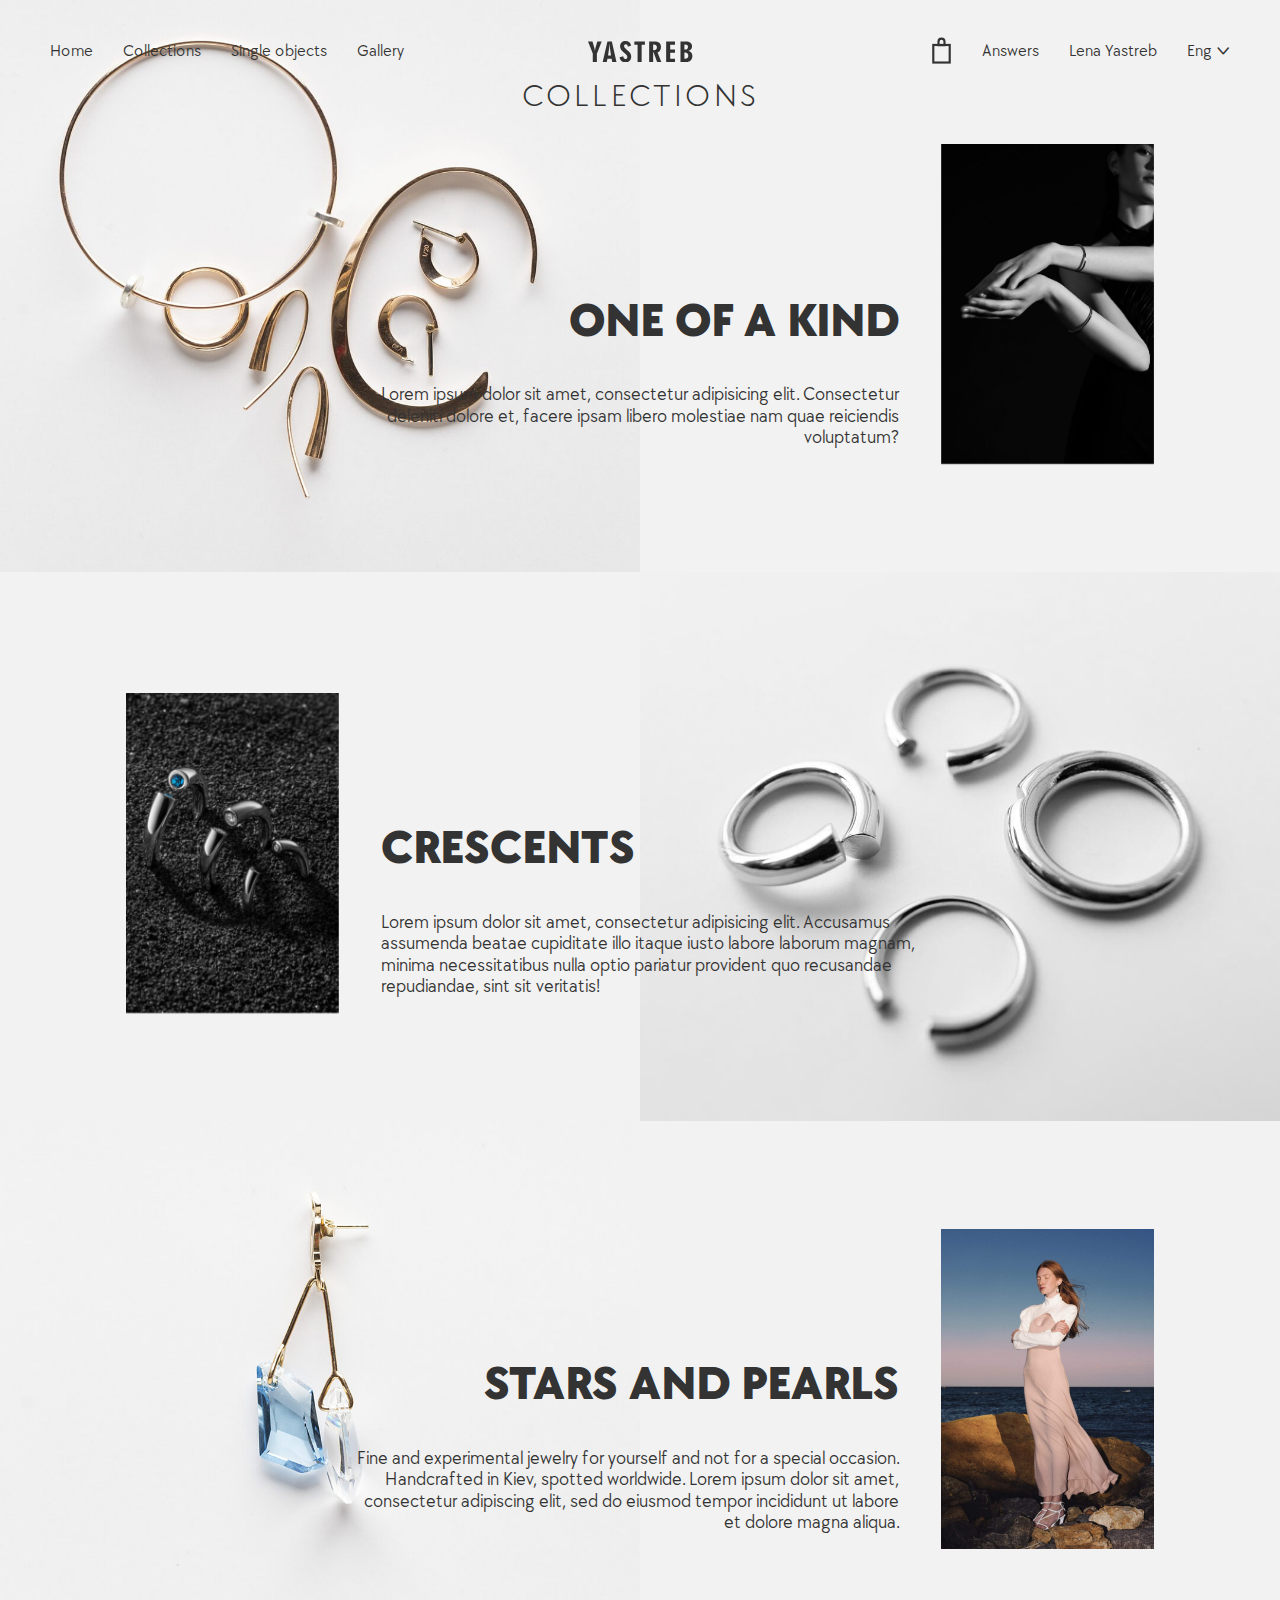
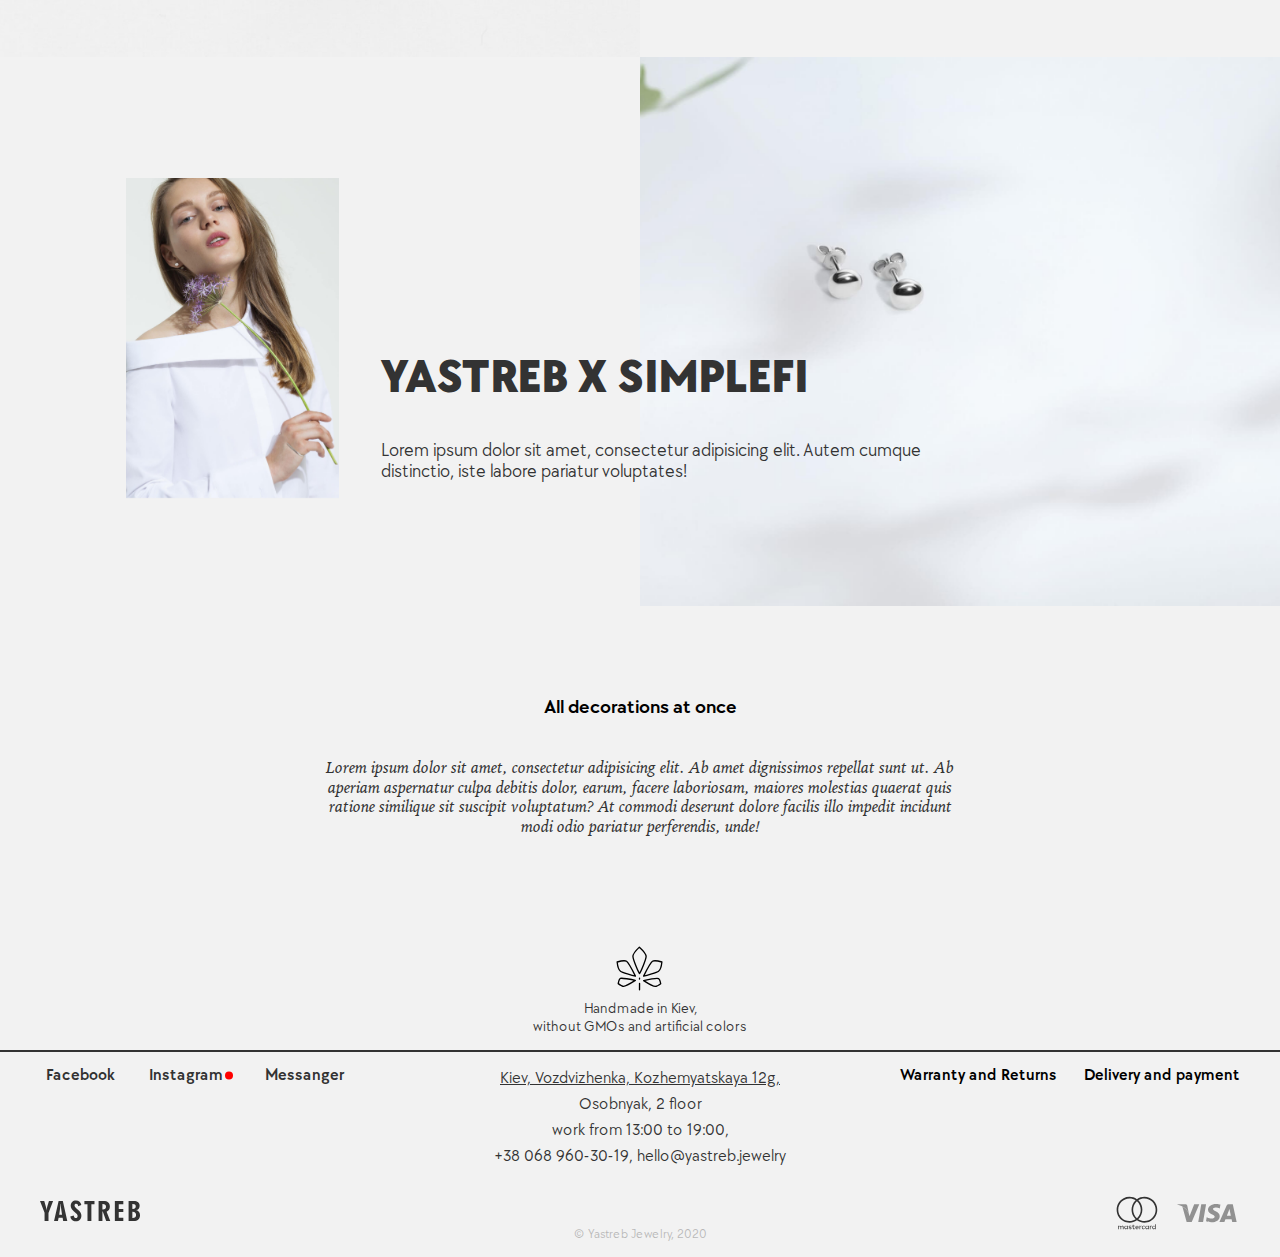
<file: collections.html>
<!doctype html>
<html lang="en">
<head>
  <meta charset="UTF-8">
  <meta name="viewport" content="width=device-width, initial-scale=1.0">
  <meta http-equiv="X-UA-Compatible" content="ie=edge">
  <link rel="icon" href="img/favicon.png"/>
  <link rel="stylesheet" href="css/style.css">
  <title>Collections | Yastreb</title>
</head>
<body>

<div id="wrapper" class="collections-page">
  <header id="header" class="header header--absolute">
    <nav class="menu">
      <a class="header__back-ico popup-holder__header-back link--black" data-popup="close" href="index.html">
        <i class="icon-back"></i>
      </a>
      <svg class="menu__cart-mobile-ico cart-ico" viewBox="0 0 19 25" xmlns="http://www.w3.org/2000/svg">
        <path d="M6.7373 4.2125C6.7373 2.68681 7.97412 1.45 9.4998 1.45C11.0255 1.45 12.2623 2.68681 12.2623 4.2125V7.5125H6.7373V4.2125Z"/>
        <rect x="1.8999" y="7.3625" width="15.2" height="16.275"/>
      </svg>
      <a href="#" class="opener menu__opener"><span></span></a>
      <div class="drop">
        <div class="drop-list">
          <div class="menu__main">
            <ul class="menu-list">
              <li class="menu-list--border-bottom"><a href="home.html" class="menu-list--active">Home</a></li>
              <li><a href="collections.html">Collections</a></li>
              <li><a href="gallery.html">Single objects</a></li>
              <li class="menu-list--border-bottom"><a href="media.html">Gallery</a></li>
            </ul>
          </div>
          <div class="menu__secondary">
            <ul class="menu-list">
              <li class="menu__cart-ico">
                <svg class="cart-ico" viewBox="0 0 19 25" xmlns="http://www.w3.org/2000/svg">
                  <path d="M6.7373 4.2125C6.7373 2.68681 7.97412 1.45 9.4998 1.45C11.0255 1.45 12.2623 2.68681 12.2623 4.2125V7.5125H6.7373V4.2125Z"/>
                  <rect x="1.8999" y="7.3625" width="15.2" height="16.275"/>
                </svg>
              </li>
              <li><a href="#">Answers</a></li>
              <li><a href="#">Lena Yastreb</a></li>
              <li><a href="#" data-open-popup="pp_language">Eng <i class="icon-ctrl"></i></a></li>
            </ul>
          </div>
        </div>
      </div>
    </nav>

    <div class="logo logo--with-title logo--light-text">
      <strong class="logo__img">
        <a href="./">
          <svg viewBox="0 0 147 30" fill="none" xmlns="http://www.w3.org/2000/svg">
            <path d="M129.482 29.4332V0.566793H136.839C139.727 0.566793 141.921 1.16693 143.422 2.36052C144.916 3.54745 145.67 5.28784 145.67 7.55501C145.67 9.20204 145.23 10.5557 144.343 11.6159C143.449 12.6695 142.168 13.3763 140.507 13.7164C142.382 14.2032 143.789 15.07 144.743 16.3103C145.703 17.5439 146.177 19.1309 146.177 21.078C146.177 23.6386 145.356 25.6657 143.709 27.1727C142.068 28.6797 139.827 29.4332 136.992 29.4332H129.482ZM134.992 24.9389C135.072 24.9389 135.178 24.9389 135.332 24.9522C135.485 24.9655 135.592 24.9722 135.652 24.9722C137.199 24.9722 138.38 24.5988 139.214 23.8653C140.047 23.1251 140.467 22.0782 140.467 20.7113C140.467 19.2443 140.054 18.1307 139.227 17.3772C138.4 16.6237 137.179 16.2436 135.572 16.2436H134.992V24.9389ZM134.992 11.9226C135.132 11.9493 135.272 11.9693 135.392 11.9693C135.525 11.976 135.699 11.976 135.912 11.976C137.193 11.976 138.186 11.6626 138.893 11.0425C139.607 10.409 139.961 9.52212 139.961 8.37519C139.961 7.2216 139.587 6.32807 138.847 5.70127C138.106 5.07446 137.059 4.76106 135.678 4.76106C135.612 4.76106 135.492 4.76773 135.332 4.78106C135.178 4.78773 135.065 4.7944 134.985 4.7944V11.9226H134.992ZM109.419 29.4332V0.566793H121.792V5.10113H115.122V12.016H121.792V16.4703H115.122V24.7855H121.792V29.4332H109.419ZM91.2371 12.9229C91.3105 12.9229 91.4172 12.9229 91.564 12.9429C91.7174 12.9562 91.8241 12.9629 91.8975 12.9629C93.3515 12.9629 94.4787 12.6028 95.2791 11.876C96.0795 11.1558 96.4797 10.1423 96.4797 8.84196C96.4797 7.54168 96.0862 6.54812 95.2991 5.88131C94.5054 5.20782 93.3448 4.87442 91.8174 4.87442H91.2371V12.9229ZM85.6478 29.4332V0.566793H92.7445C95.846 0.566793 98.1872 1.24694 99.7746 2.61391C101.362 3.98088 102.149 5.99467 102.149 8.66192C102.149 10.509 101.736 12.056 100.908 13.3096C100.081 14.5699 98.8942 15.4568 97.3668 15.9502L102.689 29.4399H96.7465L91.7841 15.8369H91.2371V29.4399H85.6478V29.4332ZM69.4133 29.4332V5.4012H64.8978V0.566793H79.6583V5.4012H75.1027V29.4332H69.4133ZM44.2546 22.8251L49.3037 21.4981C49.4504 22.705 49.8039 23.6319 50.3575 24.2854C50.9111 24.9522 51.6181 25.2723 52.4652 25.2723C53.2189 25.2723 53.8325 25.0122 54.2994 24.4788C54.7663 23.9453 55.0064 23.2585 55.0064 22.3916C55.0064 21.5781 54.7663 20.8113 54.2861 20.0845C53.8058 19.3576 52.6986 18.2774 50.9711 16.8437C48.5833 14.8566 46.9759 13.1963 46.1355 11.8493C45.2951 10.5023 44.8749 9.05534 44.8749 7.50167C44.8749 5.24116 45.5819 3.4341 46.9892 2.05379C48.3966 0.686819 50.2508 0 52.5386 0C54.733 0 56.5005 0.54012 57.8411 1.61369C59.1684 2.69393 60.0422 4.28095 60.4424 6.38809L55.7735 7.96844C55.6401 6.80151 55.3266 5.92132 54.8463 5.32118C54.3661 4.72105 53.7258 4.42098 52.9388 4.42098C52.1984 4.42098 51.6048 4.66104 51.1512 5.13447C50.691 5.61458 50.4642 6.24805 50.4642 7.0349C50.4642 8.40854 51.7115 10.1089 54.1994 12.1227C54.8063 12.6095 55.2665 12.9829 55.5934 13.2429C57.3876 14.7766 58.6548 16.1969 59.3819 17.4839C60.1155 18.7708 60.4824 20.1978 60.4824 21.7448C60.4824 24.2721 59.742 26.2858 58.268 27.7595C56.7939 29.2398 54.793 29.9867 52.2651 29.9867C50.0507 29.9867 48.2365 29.3599 46.8358 28.0996C45.4352 26.846 44.5814 25.0856 44.2546 22.8251ZM20.5299 29.4332L27.2131 0.566793H33.3694L39.8792 29.4332H33.8763L33.0692 24.7522H27.2131L26.2393 29.4332H20.5299ZM28.0601 20.3645H32.2221L30.8682 11.2625C30.7681 10.529 30.6681 9.60213 30.5747 8.48188C30.4813 7.36164 30.4013 6.11469 30.3412 4.73439H29.9811C29.8543 6.37475 29.7409 7.8084 29.6209 9.03534C29.5142 10.2623 29.4208 11.0425 29.3541 11.3759L28.0601 20.3645ZM6.66987 29.4332V17.6439L0 0.566793H6.21632L8.41738 8.12847C8.76421 9.3154 9.031 10.3756 9.21776 11.3025C9.41119 12.2227 9.55792 13.1696 9.66464 14.1431C9.80471 12.9229 9.97146 11.8026 10.1716 10.7691C10.3716 9.7355 10.6051 8.77528 10.8652 7.90842L13.0863 0.566793H19.1492L12.406 17.8373V29.4332H6.66987Z"/>
          </svg>
        </a>
      </strong>

      <h1 class="h1 logo__title">Collections</h1>

    </div>

  </header>

  <main>
    <div class="collections-page-slider">
      <div class="collections-page-slick-slider">
        <div class="slick-item">
          <div class="collection-item">
            <div class="container collection-item__container">
              <div class="collection-item__bg-img" style="background-image: url(img/collections-bg-photo_3.jpg)"></div>
        
              <a href="collection-slug.html">
                <figure class="img-side-text">
                  <div class="img-side-text__img">
                    <div class="collections-img-slick-slider">
                      <div>
                        <img src="img/collections-photo_6.jpg" alt="Продукт">
                      </div>
                      <div>
                        <img src="img/collections-photo_7.jpg" alt="Продукт">
                      </div>
                      <div>
                        <img src="img/collections-photo_8.jpg" alt="Продукт">
                      </div>
                    </div>
                  </div>
                  <figcaption class="img-side-text__text-container" data-animation="fadeInRightBig">
                    <div class="img-side-text__text-title">One of a kind</div>
                    <div class="img-side-text__text-description">Lorem ipsum dolor sit amet, consectetur adipisicing elit. Consectetur deleniti dolore et, facere ipsam libero molestiae nam quae reiciendis voluptatum?</div>
                  </figcaption>
                </figure>
              </a>
            </div>
          </div>
        </div>
        <div class="slick-item">
          <div class="collection-item">
            <div class="container collection-item__container">
              <div class="collection-item__bg-img" style="background-image: url(img/collections-bg-photo_4.jpg)"></div>
        
              <a href="collection-slug.html">
                <figure class="img-side-text">
                  <div class="img-side-text__img">
                    <div class="collections-img-slick-slider">
                      <div>
                        <img src="img/collections-photo_9.jpg" alt="Продукт">
                      </div>
                      <div>
                        <img src="img/collections-photo_10.jpg" alt="Продукт">
                      </div>
                      <div>
                        <img src="img/collections-photo_11.jpg" alt="Продукт">
                      </div>
                    </div>
                  </div>
                  <figcaption class="img-side-text__text-container" data-animation="fadeInRightBig">
                    <div class="img-side-text__text-title">Crescents</div>
                    <div class="img-side-text__text-description">Lorem ipsum dolor sit amet, consectetur adipisicing elit. Accusamus assumenda beatae cupiditate illo itaque iusto labore laborum magnam, minima necessitatibus nulla optio pariatur provident quo recusandae repudiandae, sint sit veritatis!</div>
                  </figcaption>
                </figure>
              </a>
            </div>
          </div>
        </div>
        <div class="slick-item">
          <div class="collection-item">
            <div class="container collection-item__container">
              <div class="collection-item__bg-img" style="background-image: url(img/collections-bg-photo_1.jpg)"></div>

              <a href="collection-slug.html">
                <figure class="img-side-text">
                  <div class="img-side-text__img">
                    <div class="collections-img-slick-slider">
                      <div>
                        <img src="img/collections-photo_1.jpg" alt="Продукт">
                      </div>
                      <div>
                        <img src="img/collections-photo_2.jpg" alt="Продукт">
                      </div>
                      <div>
                        <img src="img/collections-photo_3.jpg" alt="Продукт">
                      </div>
                    </div>
                  </div>

                  <figcaption class="img-side-text__text-container" data-animation="fadeInRightBig">
                    <div class="img-side-text__text-title">Stars and pearls</div>
                    <div class="img-side-text__text-description">Fine and experimental jewelry for yourself and not for a special occasion. Handcrafted in Kiev, spotted worldwide. Lorem ipsum dolor sit amet, consectetur adipiscing elit, sed do eiusmod tempor incididunt ut labore et dolore magna aliqua.</div>
                  </figcaption>
                </figure>
              </a>
            </div>
          </div>
        </div>
        <div class="slick-item">
          <div class="collection-item">
            <div class="container collection-item__container">
              <div class="collection-item__bg-img" style="background-image: url(img/collections-bg-photo_2.jpg)"></div>

              <a href="collection-slug.html">
                <figure class="img-side-text">
                  <div class="img-side-text__img">
                    <div class="collections-img-slick-slider">
                      <div>
                        <img src="img/collections-photo_4.jpg" alt="Продукт">
                      </div>
                      <div>
                        <img src="img/collections-photo_5.jpg" alt="Продукт">
                      </div>
                    </div>
                  </div>
                  <figcaption class="img-side-text__text-container" data-animation="fadeInRightBig">
                    <div class="img-side-text__text-title">Yastreb x simplefi</div>
                    <div class="img-side-text__text-description">Lorem ipsum dolor sit amet, consectetur adipisicing elit. Autem cumque distinctio, iste labore pariatur voluptates!</div>
                  </figcaption>
                </figure>
              </a>
            </div>
          </div>
        </div>
        <div class="slick-item">
          <div class="text-section">
            <div class="container text-section__container">
              <div class="text-section__inner">
                <span class="text-section__title">All decorations at once</span>
                <div class="text-section__text">
                  <p>Lorem ipsum dolor sit amet, consectetur adipisicing elit. Ab amet dignissimos repellat sunt ut. Ab aperiam aspernatur culpa debitis dolor, earum, facere laboriosam, maiores molestias quaerat quis ratione similique sit suscipit voluptatum? At commodi deserunt dolore facilis illo impedit incidunt modi odio pariatur perferendis, unde!</p>
                </div>
              </div>
            </div>
          </div>
        </div>
      </div>
    </div>

  </main>

  
  <footer id="footer">
      <div class="made">
          <img src="img/kiev_logo.svg" alt="Киев">
          <div class="made__text">
            Handmade in Kiev,<br>
            without GMOs and artificial colors
          </div>
      </div>

      <div class="container">
          <nav>
              <ul class="footer-nav footer-nav-left">
                  <li><a href="#">Facebook</a></li>
                  <li><a href="#" class="menu-item-decor">Instagram</a></li>
                  <li><a href="#">Messanger</a></li>
              </ul>
          </nav>
          <div class="contacts">
              <div class="show-map">
                  <img src="img/marker_map.svg" alt="Маркер на карте">
                  <span class="show-map__text">Show on the map</span>
              </div>
              <address>
                  <a class="link-map" href="https://goo.gl/maps/LA6kUesAxVRnUq699">Kiev, Vozdvizhenka, Kozhemyatskaya 12g,</a>
                  <br>Osobnyak, 2 floor
                  <br>work from 13:00 to 19:00,<br>
                  <a href="tel: +380689603019">+38 068 960-30-19</a>,
                  <a href="mailto:hello@yastreb.jewelry">hello@yastreb.jewelry</a>
              </address>
          </div>
          <nav>
              <ul class="footer-nav footer-nav-right">
                  <li><a href="static-page.html">Warranty and Returns</a></li>
                  <li><a href="static-page.html">Delivery and payment</a></li>
              </ul>
          </nav>

          <div class="footer-icons">
              <div class="footer-icons__logo">
                  <a href="./">
                      <svg class="footer__logo"  viewBox="0 0 106 22" xmlns="http://www.w3.org/2000/svg">
                          <path d="M93.8981 21.5844V0.415648H99.2332C101.328 0.415648 102.919 0.855746 104.007 1.73105C105.091 2.60147 105.637 3.87775 105.637 5.54034C105.637 6.74817 105.318 7.74083 104.675 8.51834C104.027 9.29095 103.098 9.80929 101.893 10.0587C103.253 10.4156 104.273 11.0513 104.965 11.9609C105.661 12.8655 106.005 14.0293 106.005 15.4572C106.005 17.335 105.41 18.8215 104.215 19.9266C103.025 21.0318 101.4 21.5844 99.3445 21.5844H93.8981ZM97.8934 18.2885C97.9514 18.2885 98.0288 18.2885 98.1401 18.2983C98.2513 18.3081 98.3287 18.313 98.3723 18.313C99.4944 18.313 100.351 18.0391 100.955 17.5012C101.56 16.9584 101.864 16.1907 101.864 15.1883C101.864 14.1125 101.565 13.2958 100.965 12.7433C100.365 12.1907 99.4799 11.912 98.3142 11.912H97.8934V18.2885ZM97.8934 8.74328C97.995 8.76284 98.0965 8.77751 98.1836 8.77751C98.2804 8.7824 98.4061 8.7824 98.5609 8.7824C99.4896 8.7824 100.21 8.55257 100.723 8.0978C101.241 7.63325 101.497 6.98288 101.497 6.14181C101.497 5.29584 101.226 4.64059 100.689 4.18093C100.152 3.72127 99.3928 3.49144 98.3916 3.49144C98.3432 3.49144 98.2562 3.49633 98.1401 3.50611C98.0288 3.511 97.9466 3.51589 97.8886 3.51589V8.74328H97.8934ZM79.3488 21.5844V0.415648H88.3212V3.74083H83.4844V8.81174H88.3212V12.0782H83.4844V18.176H88.3212V21.5844H79.3488ZM66.1635 9.47677C66.2167 9.47677 66.2941 9.47677 66.4005 9.49144C66.5118 9.50122 66.5892 9.50611 66.6424 9.50611C67.6968 9.50611 68.5143 9.24205 69.0947 8.70905C69.6751 8.18093 69.9653 7.43765 69.9653 6.48411C69.9653 5.53056 69.6799 4.80196 69.1092 4.31296C68.5336 3.81907 67.692 3.57457 66.5844 3.57457H66.1635V9.47677ZM62.1102 21.5844V0.415648H67.2567C69.5058 0.415648 71.2036 0.914425 72.3547 1.91687C73.5059 2.91932 74.0767 4.39609 74.0767 6.35208C74.0767 7.7066 73.7768 8.84107 73.177 9.76039C72.5772 10.6846 71.7163 11.335 70.6086 11.6968L74.4684 21.5892H70.1588L66.5602 11.6137H66.1635V21.5892H62.1102V21.5844ZM50.3373 21.5844V3.96088H47.0627V0.415648H57.7667V3.96088H54.4632V21.5844H50.3373ZM32.0926 16.7384L35.7541 15.7653C35.8605 16.6504 36.1169 17.3301 36.5184 17.8093C36.9198 18.2983 37.4325 18.533 38.0468 18.533C38.5934 18.533 39.0384 18.3423 39.377 17.9511C39.7155 17.5599 39.8897 17.0562 39.8897 16.4205C39.8897 15.824 39.7155 15.2616 39.3673 14.7286C39.019 14.1956 38.2161 13.4034 36.9634 12.3521C35.2318 10.8949 34.0661 9.67726 33.4566 8.68949C32.8472 7.70171 32.5425 6.64059 32.5425 5.50122C32.5425 3.84352 33.0552 2.51834 34.0757 1.50611C35.0963 0.503667 36.441 0 38.1 0C39.6913 0 40.9731 0.396088 41.9453 1.18337C42.9079 1.97555 43.5415 3.13936 43.8317 4.6846L40.4459 5.84352C40.3492 4.98777 40.1218 4.3423 39.7736 3.9022C39.4253 3.4621 38.961 3.24205 38.3902 3.24205C37.8533 3.24205 37.4229 3.41809 37.094 3.76528C36.7602 4.11736 36.5958 4.58191 36.5958 5.15892C36.5958 6.16626 37.5003 7.4132 39.3044 8.88997C39.7446 9.24694 40.0783 9.52078 40.3153 9.71149C41.6164 10.8362 42.5354 11.8777 43.0626 12.8215C43.5947 13.7653 43.8607 14.8117 43.8607 15.9462C43.8607 17.7995 43.3238 19.2763 42.2549 20.357C41.1859 21.4425 39.7349 21.9902 37.9017 21.9902C36.2959 21.9902 34.9802 21.5306 33.9645 20.6064C32.9488 19.687 32.3296 18.3961 32.0926 16.7384ZM14.8879 21.5844L19.7344 0.415648H24.1989L28.9196 21.5844H24.5665L23.9812 18.1516H19.7344L19.0282 21.5844H14.8879ZM20.3487 14.934H23.3669L22.385 8.25917C22.3125 7.72127 22.2399 7.04156 22.1722 6.22005C22.1045 5.39853 22.0465 4.48411 22.0029 3.47188H21.7417C21.6498 4.67482 21.5676 5.72616 21.4805 6.62592C21.4031 7.52567 21.3354 8.0978 21.2871 8.3423L20.3487 14.934ZM4.83687 21.5844V12.9389L0 0.415648H4.50796L6.10413 5.96088C6.35565 6.8313 6.54912 7.6088 6.68455 8.28851C6.82482 8.96332 6.93123 9.6577 7.00862 10.3716C7.1102 9.47677 7.23112 8.65526 7.37623 7.89731C7.52133 7.13936 7.69062 6.43521 7.87926 5.79951L9.48994 0.415648H13.8867L8.99658 13.0807V21.5844H4.83687Z"/>
                      </svg>
                  </a>
              </div>

              <div class="payment-icons">
                  <svg width="42" height="34" viewBox="0 0 42 34" xmlns="http://www.w3.org/2000/svg">
                      <path d="M7.59257 33.1974V31.0409C7.59257 30.2144 7.09285 29.6729 6.27257 29.6729C5.83885 29.6729 5.37685 29.8154 5.05628 30.2809C4.80171 29.8819 4.45285 29.6729 3.91542 29.6729C3.50999 29.6539 3.12342 29.8439 2.87828 30.1764V29.7394H2.19942V33.1974H2.87828V31.2214C2.87828 30.6134 3.23657 30.3189 3.73628 30.3189C4.23599 30.3189 4.51885 30.6419 4.51885 31.2214V33.2069H5.19771V31.2214C5.19771 30.6134 5.556 30.3189 6.05571 30.3189C6.55542 30.3189 6.83828 30.6419 6.83828 31.2214V33.2069L7.59257 33.1974ZM18.7371 29.7774H17.4831V28.7324H16.8043V29.7774H16.0971V30.3854H16.8137V32.0099C16.8137 32.7984 17.0966 33.2734 17.9546 33.2734C18.2751 33.2639 18.5957 33.1784 18.8786 33.0169L18.6617 32.4089C18.4731 32.5324 18.2469 32.5894 18.0206 32.5894C17.6623 32.5894 17.4831 32.3709 17.4831 32.0099V30.3569H18.7371V29.7774ZM25.1014 29.6729C24.7243 29.6634 24.3754 29.8534 24.168 30.1764V29.7394H23.4892V33.1974H24.168V31.2594C24.168 30.6799 24.4509 30.3189 24.9223 30.3189C25.0826 30.3284 25.2334 30.3474 25.3843 30.3949L25.6012 29.7489C25.4409 29.7014 25.2712 29.6824 25.1014 29.6729ZM15.4843 30.0339C15.126 29.7774 14.6263 29.6729 14.0889 29.6729C13.2309 29.6729 12.6934 30.0719 12.6934 30.7559C12.6934 31.3354 13.0894 31.6584 13.8343 31.7629L14.1926 31.8009C14.5886 31.8769 14.8337 32.0194 14.8337 32.1999C14.8337 32.4564 14.5509 32.6369 14.0134 32.6369C13.608 32.6464 13.2026 32.5229 12.8726 32.2759L12.5143 32.8174C13.014 33.1784 13.6269 33.2544 13.9851 33.2544C14.9846 33.2544 15.522 32.7889 15.522 32.1334C15.522 31.5254 15.0883 31.2309 14.3434 31.1264L13.9851 31.0884C13.6646 31.0504 13.3817 30.9459 13.3817 30.7274C13.3817 30.4709 13.6646 30.2904 14.0606 30.2904C14.4943 30.2904 14.9186 30.4709 15.1354 30.5754L15.4843 30.0339ZM25.8557 31.4684C25.8557 32.5134 26.5346 33.2734 27.6472 33.2734C28.1469 33.2734 28.5052 33.1689 28.8634 32.8744L28.5052 32.3329C28.2506 32.5419 27.9394 32.6559 27.6094 32.6559C27.006 32.6559 26.5346 32.1904 26.5346 31.5064C26.5346 30.8224 26.9966 30.3569 27.6094 30.3569C27.9394 30.3569 28.2506 30.4709 28.5052 30.6799L28.8634 30.1384C28.5052 29.8534 28.1469 29.7394 27.6472 29.7394C26.5629 29.6729 25.8557 30.4329 25.8557 31.4684ZM21.066 29.6729C20.0666 29.6729 19.3877 30.3949 19.3877 31.4779C19.3877 32.5609 20.1043 33.2829 21.1414 33.2829C21.6412 33.2924 22.1409 33.1309 22.5369 32.8174L22.1786 32.3139C21.8957 32.5419 21.5374 32.6654 21.1791 32.6749C20.7171 32.6749 20.2174 32.3899 20.142 31.7724H22.6783V31.4874C22.6689 30.3949 22.0277 29.6729 21.066 29.6729ZM21.0283 30.3189C21.528 30.3189 21.8863 30.6419 21.924 31.1834H20.0666C20.1703 30.6799 20.4909 30.3189 21.0283 30.3189ZM11.7694 31.4684V29.7394H11.0906V30.1764C10.836 29.8534 10.4871 29.6729 9.978 29.6729C9.01628 29.6729 8.29971 30.4329 8.29971 31.4779C8.29971 32.5229 9.01628 33.2829 9.978 33.2829C10.4777 33.2829 10.836 33.1024 11.0906 32.7794V33.2164H11.7694V31.4684ZM9.01628 31.4684C9.01628 30.8224 9.41228 30.3189 10.0911 30.3189C10.7323 30.3189 11.1283 30.8224 11.1283 31.4684C11.1283 32.1524 10.6946 32.6179 10.0911 32.6179C9.41228 32.6559 9.01628 32.1239 9.01628 31.4684ZM35.4352 29.6729C35.058 29.6634 34.7092 29.8534 34.5017 30.1764V29.7394H33.8229V33.1974H34.5017V31.2594C34.5017 30.6799 34.7846 30.3189 35.256 30.3189C35.4163 30.3284 35.5672 30.3474 35.718 30.3949L35.9349 29.7489C35.7652 29.7014 35.5954 29.6824 35.4352 29.6729ZM32.7857 31.4684V29.7394H32.1069V30.1764C31.8523 29.8534 31.5034 29.6729 30.9943 29.6729C30.0326 29.6729 29.316 30.4329 29.316 31.4779C29.316 32.5229 30.0326 33.2829 30.9943 33.2829C31.494 33.2829 31.8523 33.1024 32.1069 32.7794V33.2164H32.7857V31.4684ZM30.0326 31.4684C30.0326 30.8224 30.4286 30.3189 31.1074 30.3189C31.7486 30.3189 32.1446 30.8224 32.1446 31.4684C32.1446 32.1524 31.7109 32.6179 31.1074 32.6179C30.4286 32.6559 30.0326 32.1239 30.0326 31.4684ZM39.6875 31.4684V28.3714H39.0086V30.1764C38.754 29.8534 38.4052 29.6729 37.896 29.6729C36.9343 29.6729 36.2177 30.4329 36.2177 31.4779C36.2177 32.5229 36.9343 33.2829 37.896 33.2829C38.3957 33.2829 38.754 33.1024 39.0086 32.7794V33.2164H39.6875V31.4684ZM36.9343 31.4684C36.9343 30.8224 37.3303 30.3189 38.0092 30.3189C38.6503 30.3189 39.0463 30.8224 39.0463 31.4684C39.0463 32.1524 38.6126 32.6179 38.0092 32.6179C37.3303 32.6654 36.9343 32.1239 36.9343 31.4684ZM37.5094 4.54541C33.0686 0.0709102 26.0632 -0.50859 20.9529 3.15841C17.0306 0.34641 11.8826 -0.0240899 7.602 2.19891C3.32142 4.42191 0.634277 8.86791 0.634277 13.7224C0.634277 18.5769 3.32142 23.0229 7.602 25.2459C11.8826 27.4689 17.0306 27.0984 20.9529 24.2864C24.8752 27.0984 30.0232 27.4689 34.3037 25.2459C38.5843 23.0229 41.2715 18.5769 41.2715 13.7224C41.2809 10.2739 39.9232 6.97741 37.5094 4.54541ZM20.9529 22.2249C16.2951 18.0639 15.8614 10.8914 19.9911 6.18891C20.2929 5.84691 20.6134 5.52391 20.9529 5.21991C25.6106 9.38091 26.0443 16.5629 21.9052 21.2559C21.6129 21.5979 21.2923 21.9209 20.9529 22.2249ZM13.5043 25.0559C7.29085 25.0559 2.25599 19.9829 2.25599 13.7224C2.25599 7.46191 7.29085 2.38891 13.5043 2.38891C15.6823 2.37941 17.8131 3.02541 19.6329 4.23191C14.4283 9.12441 14.1454 17.3419 19.0011 22.5859C19.1991 22.8044 19.416 23.0134 19.6329 23.2224C17.8131 24.4194 15.6823 25.0654 13.5043 25.0559ZM28.4014 25.0559C26.2234 25.0654 24.0926 24.4194 22.2729 23.2224C27.4774 18.3204 27.7509 10.1029 22.8952 4.85891C22.6972 4.64041 22.4897 4.44091 22.2729 4.23191C24.0926 3.02541 26.2234 2.37941 28.4014 2.38891C34.6149 2.38891 39.6497 7.46191 39.6497 13.7224C39.6592 19.9829 34.6243 25.0559 28.4014 25.0559Z"/>
                  </svg>
                  <svg width="66" height="38" viewBox="0 0 66 38" xmlns="http://www.w3.org/2000/svg">
                      <g opacity="0.5">
                          <path d="M24.2691 27.9964L27.2768 10.2409H32.076L29.0682 27.9964H24.2691ZM46.4168 10.6209C45.4645 10.2694 43.9748 9.87988 42.1174 9.87988C37.3748 9.87988 34.0277 12.2834 33.9994 15.7414C33.9711 18.2969 36.3848 19.7124 38.2045 20.5674C40.0714 21.4414 40.7031 21.9924 40.6937 22.7714C40.6842 23.9589 39.204 24.5004 37.818 24.5004C35.8945 24.5004 34.8762 24.2344 33.3017 23.5694L32.6794 23.2844L32.01 27.2554C33.132 27.7494 35.2062 28.1769 37.356 28.2054C42.4002 28.2054 45.6814 25.8209 45.7191 22.1444C45.738 20.1209 44.4557 18.5914 41.6837 17.3184C40.0054 16.5014 38.9777 15.9504 38.9871 15.1144C38.9871 14.3734 39.8545 13.5849 41.7402 13.5849C43.3148 13.5564 44.4462 13.9079 45.3325 14.2689L45.7662 14.4779L46.4168 10.6209ZM58.7777 10.2409H55.0628C53.9125 10.2409 53.0545 10.5544 52.5454 11.7134L45.4174 27.9774H50.4617C50.4617 27.9774 51.282 25.7924 51.4705 25.3079C52.0174 25.3079 56.9202 25.3174 57.618 25.3174C57.7594 25.9349 58.2025 27.9774 58.2025 27.9774H62.6622L58.7777 10.2409ZM52.8942 21.7074C53.2902 20.6814 54.8082 16.7484 54.8082 16.7484C54.78 16.7959 55.2042 15.7224 55.4494 15.0574L55.77 16.5869C55.77 16.5869 56.694 20.8239 56.8825 21.7169L52.8942 21.7074ZM20.196 10.2409L15.4911 22.3439L14.9914 19.8834C14.1145 17.0524 11.3897 13.9839 8.34424 12.4449L12.6437 27.9679L17.7257 27.9584L25.278 10.2409H20.196Z"/>
                          <path d="M11.1067 10.241H3.3658L3.2998 10.6115C9.32466 12.084 13.3129 15.6275 14.9629 19.9025L13.2752 11.742C12.9924 10.621 12.1438 10.279 11.1067 10.241Z"/>
                      </g>
                  </svg>
              </div>
          </div>
          <span class="copyright">&copy; <a href="#">Yastreb</a> Jewelry, 2020</span>
      </div>
  </footer>

  <div class="popup-holder language" id="pp_language">
    <div class="popup-small language__popup popup-holder__content">
      <ul class="language__list">
        <li><a href="#">Українська</a></li>
        <li><a href="#">Русский</a></li>
        <li><a href="#">English</a></li>
      </ul>
    </div>
  </div>

  <div id="cart" class="cart">

  <div class="cart-panel">

    <div class="cart-panel__header">
      <a class="cart-panel__ico" href="#">
        <i class="icon-Close cart-panel__close"></i>
        <i class=" icon-back cart-panel__arrow"></i>
      </a>
    </div>

    <ul class="cart-panel__product-list">
      <li>
        <div class="product-cart">
          <img class="product-cart__img" src="img/product_14.jpg" alt="Product in the cart">
          <div>
            <span class="product-cart__title">Mono Earring "Eternity" blue"</span>
            <span class="product-cart__price">2800 UAH</span>
          </div>
          <a class="product-cart__delete" href="#"><i class="icon-Close"></i></a>
        </div>
      </li>

      <li>
        <div class="product-cart">
          <img class="product-cart__img" src="img/product_23.jpg" alt="Product in the cart">
          <div>
            <span class="product-cart__title">Earrings "Mirror</span>
            <span class="product-cart__price">On order</span>
          </div>
          <a class="product-cart__delete" href="#"><i class="icon-Close"></i></a>
        </div>
      </li>
    </ul>

    <span class="cart-panel__total-sum">Total, including delivery: 2800 UAH</span>

    <div class="cart-panel__form-cart">
      <form action="/" class="nice-form">
        <fieldset>
          <legend>Contact information</legend>
          <label>Name
            <input type="text" name="name">
          </label>
          <label>Phone
            <input class="input--error" type="text" name="phone">
          </label>
          <label>E-mail (not necessary)
            <input type="email" name="email">
          </label>
          <label>Comments to the order: sizes, urgency, wishes
            <textarea name="message" cols="20" rows="5"></textarea>
          </label>
        </fieldset>

        <fieldset>
          <legend>Payment method</legend>
          <label>
            <input type="radio" name="pay" checked>
            <span class="fake-input"></span>
            <span class="fake-label">Pay by Visa / Mastercard online</span>
          </label>
          <label>
            <input type="radio" name="pay">
            <span class="fake-input"></span>
            <span class="fake-label">Pay upon receipt</span>
          </label>
          <label>
            <input type="radio" name="pay">
            <span class="fake-input"></span>
            <span class="fake-label">Transfer to card</span>
          </label>
        </fieldset>

        <fieldset>
          <legend>How i want to receive my order</legend>
          <label>
            <input type="radio" name="delivery" checked>
            <span class="fake-input"></span>
            <span class="fake-label">Pick up personally</span>
          </label>
          <label>
            <input type="radio" name="delivery">
            <span class="fake-input"></span>
            <span class="fake-label">Deliver by "Nova Poshta"</span>
          </label>
        </fieldset>
        
        

        <button type="button" class="btn">Delivery and payment</button>
        <a href="#">Just send a request</a>
      </form>
    </div>

    <div class="cart-panel__info cart-panel__info--text-error">
      <p>We need to know how to contact you, please leave your phone number or e-mail</p>
    </div>

    <div class="cart-panel__info">
      <p> We send my jewelry by New Mail, send it by courier in Kiev or personally in the showroom. After placing your order, we will contact you within 24 hours to clarify the details. </p>
      <p> You can pay with Visa \ Mastercard online, upon receipt or transfer to a card </p>
    </div>

    <div class="cart-panel__info cart-panel__info--text-green">
      <span class="cart-panel__info-title">Order with customization</span>
      <p>We will contact you to clarify the desired changes, cost and timing</p>
    </div>

    <div class="cart-panel__info cart-panel__info--thanks">
      <span class="cart-panel__info-title">Thanks!</span>
      <p>We will contact you as soon as possible, and the order was assigned the code 2342</p>
    </div>

    <div class="cart-panel__instagram cart-panel-instagram">

      <a href="#" class="cart-panel-instagram__ico link--black">
        <i class="icon-instagram"></i>
      </a>
      <div class="cart-panel-instagram__text">
        <p>While my guys are processing your order, check out my Instagram for beautiful pictures and new ideas</p>
      </div>


      <div class="cart-panel-instagram__photos">
        <div class="cart-panel-slick-slider">
          <div>
            <div class="cart-panel-instagram__photo">
              <img src="img/cart-inst_1.jpg" alt="cart-img">
            </div>
          </div>
          <div>
            <div class="cart-panel-instagram__photo">
              <img src="img/cart-inst_2.jpg" alt="cart-img">
            </div>
          </div>
          <div>
            <div class="cart-panel-instagram__photo">
              <img src="img/cart-inst_3.jpg" alt="cart-img">
            </div>
          </div>
          <div>
            <div class="cart-panel-instagram__photo">
              <img src="img/cart-inst_4.jpg" alt="cart-img">
            </div>
          </div>
          <div>
            <div class="cart-panel-instagram__photo">
              <img src="img/cart-inst_5.jpg" alt="cart-img">
            </div>
          </div>
          <div>
            <div class="cart-panel-instagram__photo">
              <img src="img/cart-inst_4.jpg" alt="cart-img">
            </div>
          </div>
        </div>
      </div>
    </div>

    <span class="cart-panel__text-close link cart-panel__close">Close</span>
  </div>
</div>

  </div> <!-- end wrapper -->

  <script src="js/main.js"></script>
</body>
</html>
</file>
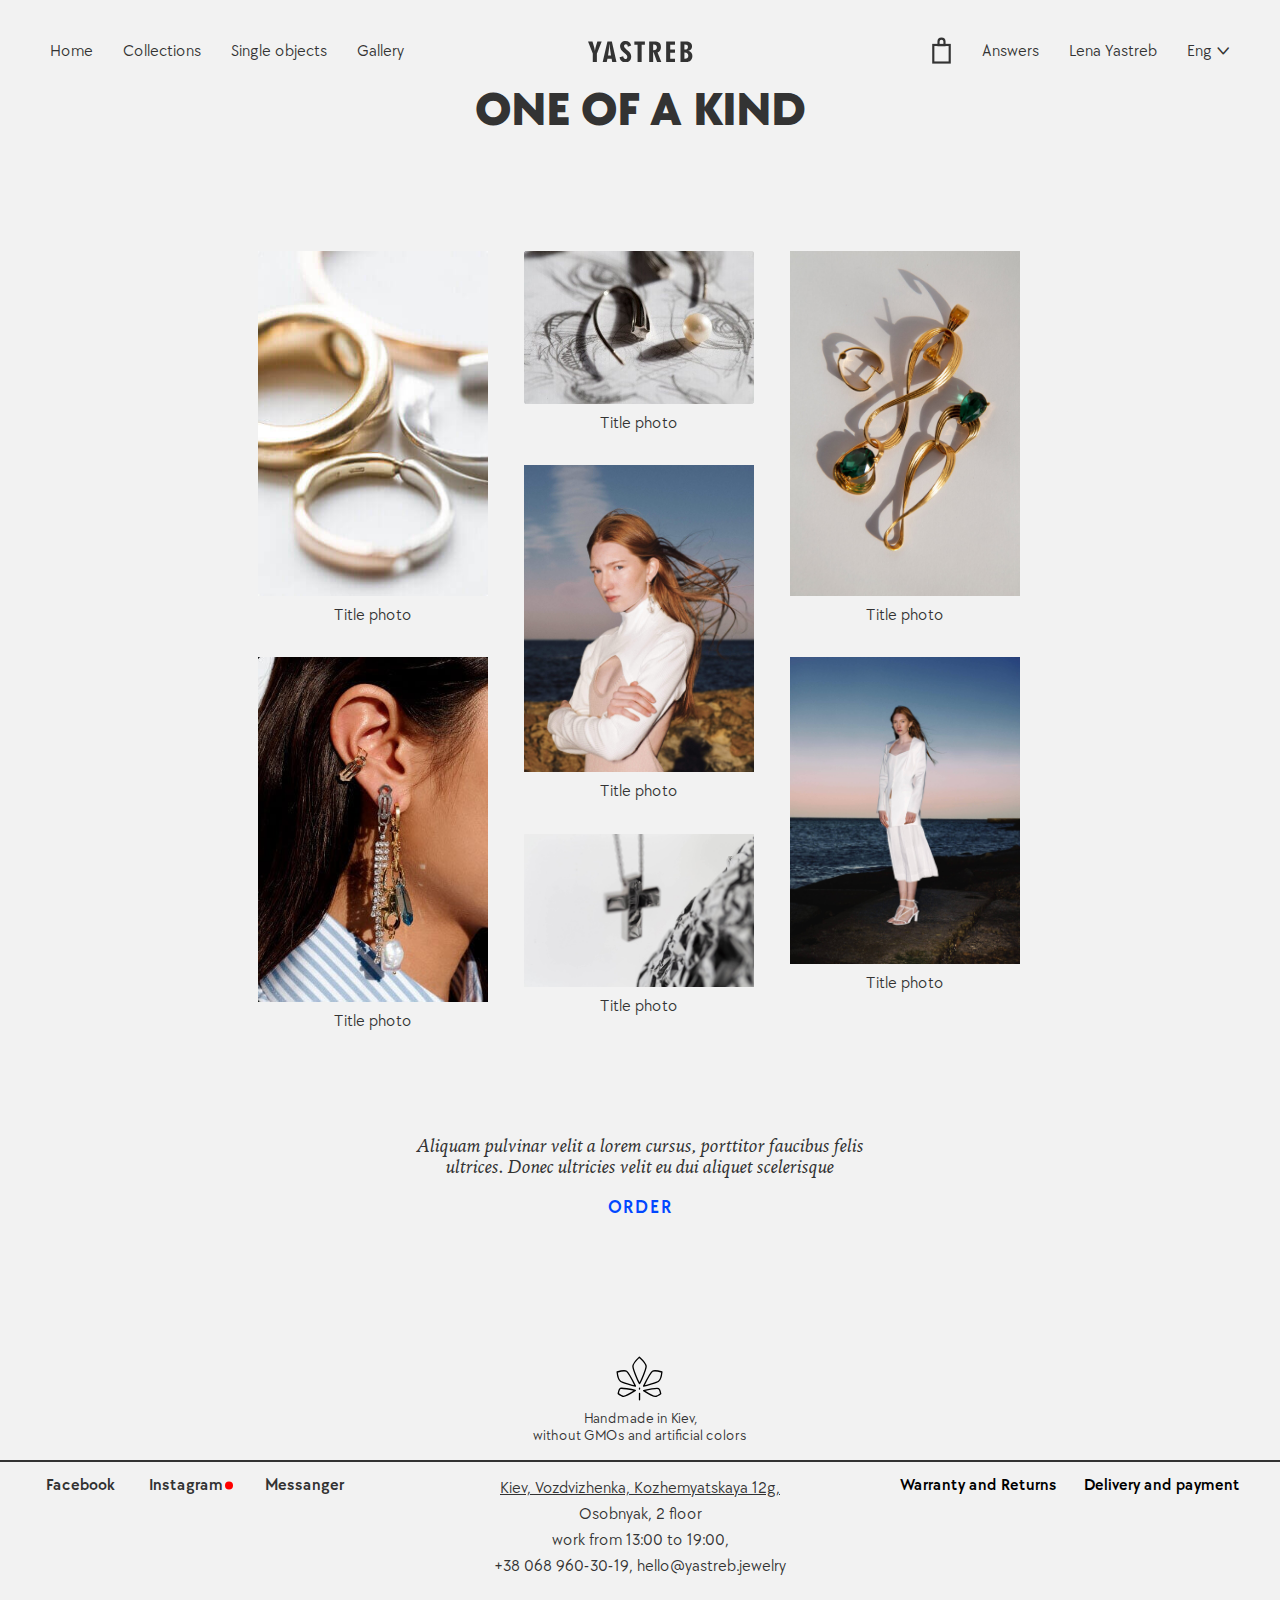
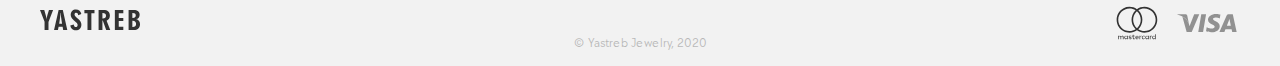
<file: gallery.html>
<!doctype html>
<html lang="en">
<head>
  <meta charset="UTF-8">
  <meta name="viewport" content="width=device-width, initial-scale=1.0">
  <meta http-equiv="X-UA-Compatible" content="ie=edge">
  <link rel="icon" href="img/favicon.png"/>
  <link rel="stylesheet" href="css/style.css">
  <title>One of a kind | Yastreb</title>
</head>
<body>

<div id="wrapper" class="gallery-page">
  <header id="header" class="header ">
    <nav class="menu">
      <a class="header__back-ico popup-holder__header-back link--black" data-popup="close" href="index.html">
        <i class="icon-back"></i>
      </a>
      <svg class="menu__cart-mobile-ico cart-ico" viewBox="0 0 19 25" xmlns="http://www.w3.org/2000/svg">
        <path d="M6.7373 4.2125C6.7373 2.68681 7.97412 1.45 9.4998 1.45C11.0255 1.45 12.2623 2.68681 12.2623 4.2125V7.5125H6.7373V4.2125Z"/>
        <rect x="1.8999" y="7.3625" width="15.2" height="16.275"/>
      </svg>
      <a href="#" class="opener menu__opener"><span></span></a>
      <div class="drop">
        <div class="drop-list">
          <div class="menu__main">
            <ul class="menu-list">
              <li class="menu-list--border-bottom"><a href="home.html" class="menu-list--active">Home</a></li>
              <li><a href="collections.html">Collections</a></li>
              <li><a href="gallery.html">Single objects</a></li>
              <li class="menu-list--border-bottom"><a href="media.html">Gallery</a></li>
            </ul>
          </div>
          <div class="menu__secondary">
            <ul class="menu-list">
              <li class="menu__cart-ico">
                <svg class="cart-ico" viewBox="0 0 19 25" xmlns="http://www.w3.org/2000/svg">
                  <path d="M6.7373 4.2125C6.7373 2.68681 7.97412 1.45 9.4998 1.45C11.0255 1.45 12.2623 2.68681 12.2623 4.2125V7.5125H6.7373V4.2125Z"/>
                  <rect x="1.8999" y="7.3625" width="15.2" height="16.275"/>
                </svg>
              </li>
              <li><a href="#">Answers</a></li>
              <li><a href="#">Lena Yastreb</a></li>
              <li><a href="#" data-open-popup="pp_language">Eng <i class="icon-ctrl"></i></a></li>
            </ul>
          </div>
        </div>
      </div>
    </nav>

    <div class="logo logo--with-title">
      <strong class="logo__img">
        <a href="./">
          <svg viewBox="0 0 147 30" fill="none" xmlns="http://www.w3.org/2000/svg">
            <path d="M129.482 29.4332V0.566793H136.839C139.727 0.566793 141.921 1.16693 143.422 2.36052C144.916 3.54745 145.67 5.28784 145.67 7.55501C145.67 9.20204 145.23 10.5557 144.343 11.6159C143.449 12.6695 142.168 13.3763 140.507 13.7164C142.382 14.2032 143.789 15.07 144.743 16.3103C145.703 17.5439 146.177 19.1309 146.177 21.078C146.177 23.6386 145.356 25.6657 143.709 27.1727C142.068 28.6797 139.827 29.4332 136.992 29.4332H129.482ZM134.992 24.9389C135.072 24.9389 135.178 24.9389 135.332 24.9522C135.485 24.9655 135.592 24.9722 135.652 24.9722C137.199 24.9722 138.38 24.5988 139.214 23.8653C140.047 23.1251 140.467 22.0782 140.467 20.7113C140.467 19.2443 140.054 18.1307 139.227 17.3772C138.4 16.6237 137.179 16.2436 135.572 16.2436H134.992V24.9389ZM134.992 11.9226C135.132 11.9493 135.272 11.9693 135.392 11.9693C135.525 11.976 135.699 11.976 135.912 11.976C137.193 11.976 138.186 11.6626 138.893 11.0425C139.607 10.409 139.961 9.52212 139.961 8.37519C139.961 7.2216 139.587 6.32807 138.847 5.70127C138.106 5.07446 137.059 4.76106 135.678 4.76106C135.612 4.76106 135.492 4.76773 135.332 4.78106C135.178 4.78773 135.065 4.7944 134.985 4.7944V11.9226H134.992ZM109.419 29.4332V0.566793H121.792V5.10113H115.122V12.016H121.792V16.4703H115.122V24.7855H121.792V29.4332H109.419ZM91.2371 12.9229C91.3105 12.9229 91.4172 12.9229 91.564 12.9429C91.7174 12.9562 91.8241 12.9629 91.8975 12.9629C93.3515 12.9629 94.4787 12.6028 95.2791 11.876C96.0795 11.1558 96.4797 10.1423 96.4797 8.84196C96.4797 7.54168 96.0862 6.54812 95.2991 5.88131C94.5054 5.20782 93.3448 4.87442 91.8174 4.87442H91.2371V12.9229ZM85.6478 29.4332V0.566793H92.7445C95.846 0.566793 98.1872 1.24694 99.7746 2.61391C101.362 3.98088 102.149 5.99467 102.149 8.66192C102.149 10.509 101.736 12.056 100.908 13.3096C100.081 14.5699 98.8942 15.4568 97.3668 15.9502L102.689 29.4399H96.7465L91.7841 15.8369H91.2371V29.4399H85.6478V29.4332ZM69.4133 29.4332V5.4012H64.8978V0.566793H79.6583V5.4012H75.1027V29.4332H69.4133ZM44.2546 22.8251L49.3037 21.4981C49.4504 22.705 49.8039 23.6319 50.3575 24.2854C50.9111 24.9522 51.6181 25.2723 52.4652 25.2723C53.2189 25.2723 53.8325 25.0122 54.2994 24.4788C54.7663 23.9453 55.0064 23.2585 55.0064 22.3916C55.0064 21.5781 54.7663 20.8113 54.2861 20.0845C53.8058 19.3576 52.6986 18.2774 50.9711 16.8437C48.5833 14.8566 46.9759 13.1963 46.1355 11.8493C45.2951 10.5023 44.8749 9.05534 44.8749 7.50167C44.8749 5.24116 45.5819 3.4341 46.9892 2.05379C48.3966 0.686819 50.2508 0 52.5386 0C54.733 0 56.5005 0.54012 57.8411 1.61369C59.1684 2.69393 60.0422 4.28095 60.4424 6.38809L55.7735 7.96844C55.6401 6.80151 55.3266 5.92132 54.8463 5.32118C54.3661 4.72105 53.7258 4.42098 52.9388 4.42098C52.1984 4.42098 51.6048 4.66104 51.1512 5.13447C50.691 5.61458 50.4642 6.24805 50.4642 7.0349C50.4642 8.40854 51.7115 10.1089 54.1994 12.1227C54.8063 12.6095 55.2665 12.9829 55.5934 13.2429C57.3876 14.7766 58.6548 16.1969 59.3819 17.4839C60.1155 18.7708 60.4824 20.1978 60.4824 21.7448C60.4824 24.2721 59.742 26.2858 58.268 27.7595C56.7939 29.2398 54.793 29.9867 52.2651 29.9867C50.0507 29.9867 48.2365 29.3599 46.8358 28.0996C45.4352 26.846 44.5814 25.0856 44.2546 22.8251ZM20.5299 29.4332L27.2131 0.566793H33.3694L39.8792 29.4332H33.8763L33.0692 24.7522H27.2131L26.2393 29.4332H20.5299ZM28.0601 20.3645H32.2221L30.8682 11.2625C30.7681 10.529 30.6681 9.60213 30.5747 8.48188C30.4813 7.36164 30.4013 6.11469 30.3412 4.73439H29.9811C29.8543 6.37475 29.7409 7.8084 29.6209 9.03534C29.5142 10.2623 29.4208 11.0425 29.3541 11.3759L28.0601 20.3645ZM6.66987 29.4332V17.6439L0 0.566793H6.21632L8.41738 8.12847C8.76421 9.3154 9.031 10.3756 9.21776 11.3025C9.41119 12.2227 9.55792 13.1696 9.66464 14.1431C9.80471 12.9229 9.97146 11.8026 10.1716 10.7691C10.3716 9.7355 10.6051 8.77528 10.8652 7.90842L13.0863 0.566793H19.1492L12.406 17.8373V29.4332H6.66987Z"/>
          </svg>
        </a>
      </strong>

      <h1 class="h1 logo__title">One of a kind</h1>

    </div>

  </header>

<main>
  <div class="container gallery-page__container">
      <ul class="masonry">
        <li class="masonry__item">
          <a href="#product1" data-open-popup="pp_gallery_product_slug" data-index="0">
            <img src="img/product_9.jpg" alt="">
          </a>
          <span class="masonry__title">Title photo</span>
        </li>
        <li class="masonry__item">
          <a href="#product2" data-open-popup="pp_gallery_product_slug" data-index="1">
            <img src="img/product_5.jpg" alt="">
          </a>
          <span class="masonry__title">Title photo</span>
        </li>
        <li class="masonry__item">
          <a href="#product3" data-open-popup="pp_gallery_product_slug" data-index="2">
            <img src="img/product_4.jpg" alt="">
          </a>
          <span class="masonry__title">Title photo</span>
        </li>
        <li class="masonry__item">
          <a href="#product4" data-open-popup="pp_gallery_product_slug" data-index="3">
            <img src="img/collections-photo_2.jpg" alt="">
          </a>
          <span class="masonry__title">Title photo</span>
        </li>
        <li class="masonry__item">
          <a href="#product5" data-open-popup="pp_gallery_product_slug" data-index="4">
            <img src="img/product_2.jpg" alt="">
          </a>
          <span class="masonry__title">Title photo</span>
        </li>
        <li class="masonry__item">
          <a href="#product6" data-open-popup="pp_gallery_product_slug" data-index="5">
            <img src="img/collections-photo_3.jpg" alt="">
          </a>
          <span class="masonry__title">Title photo</span>
        </li>
        <li class="masonry__item">
          <a href="#product7" data-open-popup="pp_gallery_product_slug" data-index="6">
            <img src="img/product_6.jpg" alt="">
          </a>
          <span class="masonry__title">Title photo</span>
        </li>
      </ul>

      <div class="gallery-text">
        <p>Aliquam pulvinar velit a lorem cursus, porttitor faucibus felis ultrices. Donec ultricies velit eu dui aliquet scelerisque</p>
      </div>

      <div class="more-link">
        <a class="more-link__link" href="#">Order</a>
      </div>

    </div>
</main>

<div class="popup-holder post" id="pp_gallery_product_slug">
  <div class="popup popup-holder__content">
    <div class="popup-holder__header">
      <a class="popup-holder__header-back link--black" href="#" data-popup="close">
        <i class="icon-back"></i>
      </a>
      <a class="popup-holder__header-close link--black" href="#" data-popup="close">
        <i class="icon-Close"></i>
      </a>
    </div>
    <div class="slider-arrows"></div>

    <div class="popup__container">
      <div class="post-slick-slider">
        <div class="post-slick-slider__item">
          <div class="photo-slick-slider popup__product-photo-slider">
            <div class="photo-slick-slider__item">
              <div>
                <img src="../img/product_9.jpg" alt="product">
              </div>
            </div>
          </div>
          <div class="popup__info">
            <div class="popup__title">Title photo</div>
            <div class="popup__description">1. Lorem ipsum dolor sit amet, consectetur adipisicing elit. Pariatur, rem.</div>
            <ul class="popup__product-options product-options">
              <li><span class="option-name">Weight</span> 4,3 грамм</li>
              <li><span class="option-name">Height</span> 37 мм.</li>
            </ul>
          </div>
          <a href="#" class="popup__order-link link">Order</a>
          <a href="#" class="back" data-popup="close">
            <i class="icon-back icon-back--circle"></i>
          </a>
        </div>

        <div class="post-slick-slider__item">
          <div class="photo-slick-slider popup__product-photo-slider">
            <div class="photo-slick-slider__item">
              <div>
                <img src="../img/product_5.jpg" alt="product">
              </div>
            </div>
          </div>
          <div class="popup__info">
            <div class="popup__title">Title photo</div>
            <div class="popup__description">2. Lorem ipsum dolor sit amet, consectetur adipisicing elit. Pariatur, rem.</div>
            <ul class="popup__product-options product-options">

              <li><span class="option-name">Weight</span> 4,3 грамм</li>
              <li><span class="option-name">Height</span> 37 мм.</li>

            </ul>
          </div>
          <span class="popup__order-link link">Order</span>
          <a href="#" class="back" data-popup="close">
            <i class="icon-back icon-back--circle"></i>
          </a>
        </div>

        <div class="post-slick-slider__item">
          <div class="photo-slick-slider popup__product-photo-slider">
            <div class="photo-slick-slider__item">
              <div>
                <img src="../img/product_4.jpg" alt="product">
              </div>
            </div>
          </div>
          <div class="popup__info">
            <div class="popup__title">Title photo</div>
            <div class="popup__description">3. Lorem ipsum dolor sit amet, consectetur adipisicing elit. Pariatur, rem.</div>
            <ul class="popup__product-options product-options">

              <li><span class="option-name">Weight</span> 4,3 грамм</li>
              <li><span class="option-name">Height</span> 37 мм.</li>

            </ul>
          </div>
          <span class="popup__order-link link">Order</span>
          <a href="#" class="back" data-popup="close">
            <i class="icon-back icon-back--circle"></i>
          </a>
        </div>

        <div class="post-slick-slider__item">
          <div class="photo-slick-slider popup__product-photo-slider">
            <div class="photo-slick-slider__item">
              <div>
                <img src="../img/collections-photo_2.jpg" alt="product">
              </div>
            </div>
          </div>
          <div class="popup__info">
            <div class="popup__title">Title photo</div>
            <div class="popup__description">4. Lorem ipsum dolor sit amet, consectetur adipisicing elit. Pariatur, rem.</div>
            <ul class="popup__product-options product-options">

              <li><span class="option-name">Weight</span> 4,3 грамм</li>
              <li><span class="option-name">Height</span> 37 мм.</li>

            </ul>
          </div>
          <span class="popup__order-link link">Order</span>
          <a href="#" class="back" data-popup="close">
            <i class="icon-back icon-back--circle"></i>
          </a>
        </div>

        <div class="post-slick-slider__item">
          <div class="photo-slick-slider popup__product-photo-slider">
            <div class="photo-slick-slider__item">
              <div>
                <img src="../img/product_2.jpg" alt="product">
              </div>
            </div>
          </div>
          <div class="popup__info">
            <div class="popup__title">Title photo</div>
            <div class="popup__description">5. Lorem ipsum dolor sit amet, consectetur adipisicing elit. Pariatur, rem.</div>
            <ul class="popup__product-options product-options">

              <li><span class="option-name">Weight</span> 4,3 грамм</li>
              <li><span class="option-name">Height</span> 37 мм.</li>

            </ul>
          </div>
          <span class="popup__order-link link">Order</span>
          <a href="#" class="back" data-popup="close">
            <i class="icon-back icon-back--circle"></i>
          </a>
        </div>

        <div class="post-slick-slider__item">
          <div class="photo-slick-slider popup__product-photo-slider">
            <div class="photo-slick-slider__item">
              <div>
                <img src="../img/collections-photo_3.jpg" alt="product">
              </div>
            </div>
          </div>
          <div class="popup__info">
            <div class="popup__title">Title photo</div>
            <div class="popup__description">6. Lorem ipsum dolor sit amet, consectetur adipisicing elit. Pariatur, rem.</div>
            <ul class="popup__product-options product-options">

              <li><span class="option-name">Weight</span> 4,3 грамм</li>
              <li><span class="option-name">Height</span> 37 мм.</li>

            </ul>
          </div>
          <span class="popup__order-link link">Order</span>
          <a href="#" class="back" data-popup="close">
            <i class="icon-back icon-back--circle"></i>
          </a>
        </div>

        <div class="post-slick-slider__item">
          <div class="photo-slick-slider popup__product-photo-slider">
            <div class="photo-slick-slider__item">
              <div>
                <img src="../img/product_6.jpg" alt="product">
              </div>
            </div>
          </div>
          <div class="popup__info">
            <div class="popup__title">Title photo</div>
            <div class="popup__description">7. Lorem ipsum dolor sit amet, consectetur adipisicing elit. Pariatur, rem.</div>
            <ul class="popup__product-options product-options">

              <li><span class="option-name">Weight</span> 4,3 грамм</li>
              <li><span class="option-name">Height</span> 37 мм.</li>

            </ul>
          </div>
          <span class="popup__order-link link">Order</span>
          <a href="#" class="back" data-popup="close">
            <i class="icon-back icon-back--circle"></i>
          </a>
        </div>
      </div>
    </div>
  </div>
</div>

  <footer id="footer">
      <div class="made">
          <img src="img/kiev_logo.svg" alt="Киев">
          <div class="made__text">
            Handmade in Kiev,<br>
            without GMOs and artificial colors
          </div>
      </div>

      <div class="container">
          <nav>
              <ul class="footer-nav footer-nav-left">
                  <li><a href="#">Facebook</a></li>
                  <li><a href="#" class="menu-item-decor">Instagram</a></li>
                  <li><a href="#">Messanger</a></li>
              </ul>
          </nav>
          <div class="contacts">
              <div class="show-map">
                  <img src="img/marker_map.svg" alt="Маркер на карте">
                  <span class="show-map__text">Show on the map</span>
              </div>
              <address>
                  <a class="link-map" href="https://goo.gl/maps/LA6kUesAxVRnUq699">Kiev, Vozdvizhenka, Kozhemyatskaya 12g,</a>
                  <br>Osobnyak, 2 floor
                  <br>work from 13:00 to 19:00,<br>
                  <a href="tel: +380689603019">+38 068 960-30-19</a>,
                  <a href="mailto:hello@yastreb.jewelry">hello@yastreb.jewelry</a>
              </address>
          </div>
          <nav>
              <ul class="footer-nav footer-nav-right">
                  <li><a href="static-page.html">Warranty and Returns</a></li>
                  <li><a href="static-page.html">Delivery and payment</a></li>
              </ul>
          </nav>

          <div class="footer-icons">
              <div class="footer-icons__logo">
                  <a href="./">
                      <svg class="footer__logo"  viewBox="0 0 106 22" xmlns="http://www.w3.org/2000/svg">
                          <path d="M93.8981 21.5844V0.415648H99.2332C101.328 0.415648 102.919 0.855746 104.007 1.73105C105.091 2.60147 105.637 3.87775 105.637 5.54034C105.637 6.74817 105.318 7.74083 104.675 8.51834C104.027 9.29095 103.098 9.80929 101.893 10.0587C103.253 10.4156 104.273 11.0513 104.965 11.9609C105.661 12.8655 106.005 14.0293 106.005 15.4572C106.005 17.335 105.41 18.8215 104.215 19.9266C103.025 21.0318 101.4 21.5844 99.3445 21.5844H93.8981ZM97.8934 18.2885C97.9514 18.2885 98.0288 18.2885 98.1401 18.2983C98.2513 18.3081 98.3287 18.313 98.3723 18.313C99.4944 18.313 100.351 18.0391 100.955 17.5012C101.56 16.9584 101.864 16.1907 101.864 15.1883C101.864 14.1125 101.565 13.2958 100.965 12.7433C100.365 12.1907 99.4799 11.912 98.3142 11.912H97.8934V18.2885ZM97.8934 8.74328C97.995 8.76284 98.0965 8.77751 98.1836 8.77751C98.2804 8.7824 98.4061 8.7824 98.5609 8.7824C99.4896 8.7824 100.21 8.55257 100.723 8.0978C101.241 7.63325 101.497 6.98288 101.497 6.14181C101.497 5.29584 101.226 4.64059 100.689 4.18093C100.152 3.72127 99.3928 3.49144 98.3916 3.49144C98.3432 3.49144 98.2562 3.49633 98.1401 3.50611C98.0288 3.511 97.9466 3.51589 97.8886 3.51589V8.74328H97.8934ZM79.3488 21.5844V0.415648H88.3212V3.74083H83.4844V8.81174H88.3212V12.0782H83.4844V18.176H88.3212V21.5844H79.3488ZM66.1635 9.47677C66.2167 9.47677 66.2941 9.47677 66.4005 9.49144C66.5118 9.50122 66.5892 9.50611 66.6424 9.50611C67.6968 9.50611 68.5143 9.24205 69.0947 8.70905C69.6751 8.18093 69.9653 7.43765 69.9653 6.48411C69.9653 5.53056 69.6799 4.80196 69.1092 4.31296C68.5336 3.81907 67.692 3.57457 66.5844 3.57457H66.1635V9.47677ZM62.1102 21.5844V0.415648H67.2567C69.5058 0.415648 71.2036 0.914425 72.3547 1.91687C73.5059 2.91932 74.0767 4.39609 74.0767 6.35208C74.0767 7.7066 73.7768 8.84107 73.177 9.76039C72.5772 10.6846 71.7163 11.335 70.6086 11.6968L74.4684 21.5892H70.1588L66.5602 11.6137H66.1635V21.5892H62.1102V21.5844ZM50.3373 21.5844V3.96088H47.0627V0.415648H57.7667V3.96088H54.4632V21.5844H50.3373ZM32.0926 16.7384L35.7541 15.7653C35.8605 16.6504 36.1169 17.3301 36.5184 17.8093C36.9198 18.2983 37.4325 18.533 38.0468 18.533C38.5934 18.533 39.0384 18.3423 39.377 17.9511C39.7155 17.5599 39.8897 17.0562 39.8897 16.4205C39.8897 15.824 39.7155 15.2616 39.3673 14.7286C39.019 14.1956 38.2161 13.4034 36.9634 12.3521C35.2318 10.8949 34.0661 9.67726 33.4566 8.68949C32.8472 7.70171 32.5425 6.64059 32.5425 5.50122C32.5425 3.84352 33.0552 2.51834 34.0757 1.50611C35.0963 0.503667 36.441 0 38.1 0C39.6913 0 40.9731 0.396088 41.9453 1.18337C42.9079 1.97555 43.5415 3.13936 43.8317 4.6846L40.4459 5.84352C40.3492 4.98777 40.1218 4.3423 39.7736 3.9022C39.4253 3.4621 38.961 3.24205 38.3902 3.24205C37.8533 3.24205 37.4229 3.41809 37.094 3.76528C36.7602 4.11736 36.5958 4.58191 36.5958 5.15892C36.5958 6.16626 37.5003 7.4132 39.3044 8.88997C39.7446 9.24694 40.0783 9.52078 40.3153 9.71149C41.6164 10.8362 42.5354 11.8777 43.0626 12.8215C43.5947 13.7653 43.8607 14.8117 43.8607 15.9462C43.8607 17.7995 43.3238 19.2763 42.2549 20.357C41.1859 21.4425 39.7349 21.9902 37.9017 21.9902C36.2959 21.9902 34.9802 21.5306 33.9645 20.6064C32.9488 19.687 32.3296 18.3961 32.0926 16.7384ZM14.8879 21.5844L19.7344 0.415648H24.1989L28.9196 21.5844H24.5665L23.9812 18.1516H19.7344L19.0282 21.5844H14.8879ZM20.3487 14.934H23.3669L22.385 8.25917C22.3125 7.72127 22.2399 7.04156 22.1722 6.22005C22.1045 5.39853 22.0465 4.48411 22.0029 3.47188H21.7417C21.6498 4.67482 21.5676 5.72616 21.4805 6.62592C21.4031 7.52567 21.3354 8.0978 21.2871 8.3423L20.3487 14.934ZM4.83687 21.5844V12.9389L0 0.415648H4.50796L6.10413 5.96088C6.35565 6.8313 6.54912 7.6088 6.68455 8.28851C6.82482 8.96332 6.93123 9.6577 7.00862 10.3716C7.1102 9.47677 7.23112 8.65526 7.37623 7.89731C7.52133 7.13936 7.69062 6.43521 7.87926 5.79951L9.48994 0.415648H13.8867L8.99658 13.0807V21.5844H4.83687Z"/>
                      </svg>
                  </a>
              </div>

              <div class="payment-icons">
                  <svg width="42" height="34" viewBox="0 0 42 34" xmlns="http://www.w3.org/2000/svg">
                      <path d="M7.59257 33.1974V31.0409C7.59257 30.2144 7.09285 29.6729 6.27257 29.6729C5.83885 29.6729 5.37685 29.8154 5.05628 30.2809C4.80171 29.8819 4.45285 29.6729 3.91542 29.6729C3.50999 29.6539 3.12342 29.8439 2.87828 30.1764V29.7394H2.19942V33.1974H2.87828V31.2214C2.87828 30.6134 3.23657 30.3189 3.73628 30.3189C4.23599 30.3189 4.51885 30.6419 4.51885 31.2214V33.2069H5.19771V31.2214C5.19771 30.6134 5.556 30.3189 6.05571 30.3189C6.55542 30.3189 6.83828 30.6419 6.83828 31.2214V33.2069L7.59257 33.1974ZM18.7371 29.7774H17.4831V28.7324H16.8043V29.7774H16.0971V30.3854H16.8137V32.0099C16.8137 32.7984 17.0966 33.2734 17.9546 33.2734C18.2751 33.2639 18.5957 33.1784 18.8786 33.0169L18.6617 32.4089C18.4731 32.5324 18.2469 32.5894 18.0206 32.5894C17.6623 32.5894 17.4831 32.3709 17.4831 32.0099V30.3569H18.7371V29.7774ZM25.1014 29.6729C24.7243 29.6634 24.3754 29.8534 24.168 30.1764V29.7394H23.4892V33.1974H24.168V31.2594C24.168 30.6799 24.4509 30.3189 24.9223 30.3189C25.0826 30.3284 25.2334 30.3474 25.3843 30.3949L25.6012 29.7489C25.4409 29.7014 25.2712 29.6824 25.1014 29.6729ZM15.4843 30.0339C15.126 29.7774 14.6263 29.6729 14.0889 29.6729C13.2309 29.6729 12.6934 30.0719 12.6934 30.7559C12.6934 31.3354 13.0894 31.6584 13.8343 31.7629L14.1926 31.8009C14.5886 31.8769 14.8337 32.0194 14.8337 32.1999C14.8337 32.4564 14.5509 32.6369 14.0134 32.6369C13.608 32.6464 13.2026 32.5229 12.8726 32.2759L12.5143 32.8174C13.014 33.1784 13.6269 33.2544 13.9851 33.2544C14.9846 33.2544 15.522 32.7889 15.522 32.1334C15.522 31.5254 15.0883 31.2309 14.3434 31.1264L13.9851 31.0884C13.6646 31.0504 13.3817 30.9459 13.3817 30.7274C13.3817 30.4709 13.6646 30.2904 14.0606 30.2904C14.4943 30.2904 14.9186 30.4709 15.1354 30.5754L15.4843 30.0339ZM25.8557 31.4684C25.8557 32.5134 26.5346 33.2734 27.6472 33.2734C28.1469 33.2734 28.5052 33.1689 28.8634 32.8744L28.5052 32.3329C28.2506 32.5419 27.9394 32.6559 27.6094 32.6559C27.006 32.6559 26.5346 32.1904 26.5346 31.5064C26.5346 30.8224 26.9966 30.3569 27.6094 30.3569C27.9394 30.3569 28.2506 30.4709 28.5052 30.6799L28.8634 30.1384C28.5052 29.8534 28.1469 29.7394 27.6472 29.7394C26.5629 29.6729 25.8557 30.4329 25.8557 31.4684ZM21.066 29.6729C20.0666 29.6729 19.3877 30.3949 19.3877 31.4779C19.3877 32.5609 20.1043 33.2829 21.1414 33.2829C21.6412 33.2924 22.1409 33.1309 22.5369 32.8174L22.1786 32.3139C21.8957 32.5419 21.5374 32.6654 21.1791 32.6749C20.7171 32.6749 20.2174 32.3899 20.142 31.7724H22.6783V31.4874C22.6689 30.3949 22.0277 29.6729 21.066 29.6729ZM21.0283 30.3189C21.528 30.3189 21.8863 30.6419 21.924 31.1834H20.0666C20.1703 30.6799 20.4909 30.3189 21.0283 30.3189ZM11.7694 31.4684V29.7394H11.0906V30.1764C10.836 29.8534 10.4871 29.6729 9.978 29.6729C9.01628 29.6729 8.29971 30.4329 8.29971 31.4779C8.29971 32.5229 9.01628 33.2829 9.978 33.2829C10.4777 33.2829 10.836 33.1024 11.0906 32.7794V33.2164H11.7694V31.4684ZM9.01628 31.4684C9.01628 30.8224 9.41228 30.3189 10.0911 30.3189C10.7323 30.3189 11.1283 30.8224 11.1283 31.4684C11.1283 32.1524 10.6946 32.6179 10.0911 32.6179C9.41228 32.6559 9.01628 32.1239 9.01628 31.4684ZM35.4352 29.6729C35.058 29.6634 34.7092 29.8534 34.5017 30.1764V29.7394H33.8229V33.1974H34.5017V31.2594C34.5017 30.6799 34.7846 30.3189 35.256 30.3189C35.4163 30.3284 35.5672 30.3474 35.718 30.3949L35.9349 29.7489C35.7652 29.7014 35.5954 29.6824 35.4352 29.6729ZM32.7857 31.4684V29.7394H32.1069V30.1764C31.8523 29.8534 31.5034 29.6729 30.9943 29.6729C30.0326 29.6729 29.316 30.4329 29.316 31.4779C29.316 32.5229 30.0326 33.2829 30.9943 33.2829C31.494 33.2829 31.8523 33.1024 32.1069 32.7794V33.2164H32.7857V31.4684ZM30.0326 31.4684C30.0326 30.8224 30.4286 30.3189 31.1074 30.3189C31.7486 30.3189 32.1446 30.8224 32.1446 31.4684C32.1446 32.1524 31.7109 32.6179 31.1074 32.6179C30.4286 32.6559 30.0326 32.1239 30.0326 31.4684ZM39.6875 31.4684V28.3714H39.0086V30.1764C38.754 29.8534 38.4052 29.6729 37.896 29.6729C36.9343 29.6729 36.2177 30.4329 36.2177 31.4779C36.2177 32.5229 36.9343 33.2829 37.896 33.2829C38.3957 33.2829 38.754 33.1024 39.0086 32.7794V33.2164H39.6875V31.4684ZM36.9343 31.4684C36.9343 30.8224 37.3303 30.3189 38.0092 30.3189C38.6503 30.3189 39.0463 30.8224 39.0463 31.4684C39.0463 32.1524 38.6126 32.6179 38.0092 32.6179C37.3303 32.6654 36.9343 32.1239 36.9343 31.4684ZM37.5094 4.54541C33.0686 0.0709102 26.0632 -0.50859 20.9529 3.15841C17.0306 0.34641 11.8826 -0.0240899 7.602 2.19891C3.32142 4.42191 0.634277 8.86791 0.634277 13.7224C0.634277 18.5769 3.32142 23.0229 7.602 25.2459C11.8826 27.4689 17.0306 27.0984 20.9529 24.2864C24.8752 27.0984 30.0232 27.4689 34.3037 25.2459C38.5843 23.0229 41.2715 18.5769 41.2715 13.7224C41.2809 10.2739 39.9232 6.97741 37.5094 4.54541ZM20.9529 22.2249C16.2951 18.0639 15.8614 10.8914 19.9911 6.18891C20.2929 5.84691 20.6134 5.52391 20.9529 5.21991C25.6106 9.38091 26.0443 16.5629 21.9052 21.2559C21.6129 21.5979 21.2923 21.9209 20.9529 22.2249ZM13.5043 25.0559C7.29085 25.0559 2.25599 19.9829 2.25599 13.7224C2.25599 7.46191 7.29085 2.38891 13.5043 2.38891C15.6823 2.37941 17.8131 3.02541 19.6329 4.23191C14.4283 9.12441 14.1454 17.3419 19.0011 22.5859C19.1991 22.8044 19.416 23.0134 19.6329 23.2224C17.8131 24.4194 15.6823 25.0654 13.5043 25.0559ZM28.4014 25.0559C26.2234 25.0654 24.0926 24.4194 22.2729 23.2224C27.4774 18.3204 27.7509 10.1029 22.8952 4.85891C22.6972 4.64041 22.4897 4.44091 22.2729 4.23191C24.0926 3.02541 26.2234 2.37941 28.4014 2.38891C34.6149 2.38891 39.6497 7.46191 39.6497 13.7224C39.6592 19.9829 34.6243 25.0559 28.4014 25.0559Z"/>
                  </svg>
                  <svg width="66" height="38" viewBox="0 0 66 38" xmlns="http://www.w3.org/2000/svg">
                      <g opacity="0.5">
                          <path d="M24.2691 27.9964L27.2768 10.2409H32.076L29.0682 27.9964H24.2691ZM46.4168 10.6209C45.4645 10.2694 43.9748 9.87988 42.1174 9.87988C37.3748 9.87988 34.0277 12.2834 33.9994 15.7414C33.9711 18.2969 36.3848 19.7124 38.2045 20.5674C40.0714 21.4414 40.7031 21.9924 40.6937 22.7714C40.6842 23.9589 39.204 24.5004 37.818 24.5004C35.8945 24.5004 34.8762 24.2344 33.3017 23.5694L32.6794 23.2844L32.01 27.2554C33.132 27.7494 35.2062 28.1769 37.356 28.2054C42.4002 28.2054 45.6814 25.8209 45.7191 22.1444C45.738 20.1209 44.4557 18.5914 41.6837 17.3184C40.0054 16.5014 38.9777 15.9504 38.9871 15.1144C38.9871 14.3734 39.8545 13.5849 41.7402 13.5849C43.3148 13.5564 44.4462 13.9079 45.3325 14.2689L45.7662 14.4779L46.4168 10.6209ZM58.7777 10.2409H55.0628C53.9125 10.2409 53.0545 10.5544 52.5454 11.7134L45.4174 27.9774H50.4617C50.4617 27.9774 51.282 25.7924 51.4705 25.3079C52.0174 25.3079 56.9202 25.3174 57.618 25.3174C57.7594 25.9349 58.2025 27.9774 58.2025 27.9774H62.6622L58.7777 10.2409ZM52.8942 21.7074C53.2902 20.6814 54.8082 16.7484 54.8082 16.7484C54.78 16.7959 55.2042 15.7224 55.4494 15.0574L55.77 16.5869C55.77 16.5869 56.694 20.8239 56.8825 21.7169L52.8942 21.7074ZM20.196 10.2409L15.4911 22.3439L14.9914 19.8834C14.1145 17.0524 11.3897 13.9839 8.34424 12.4449L12.6437 27.9679L17.7257 27.9584L25.278 10.2409H20.196Z"/>
                          <path d="M11.1067 10.241H3.3658L3.2998 10.6115C9.32466 12.084 13.3129 15.6275 14.9629 19.9025L13.2752 11.742C12.9924 10.621 12.1438 10.279 11.1067 10.241Z"/>
                      </g>
                  </svg>
              </div>
          </div>
          <span class="copyright">&copy; <a href="#">Yastreb</a> Jewelry, 2020</span>
      </div>
  </footer>

  <div class="popup-holder language" id="pp_language">
    <div class="popup-small language__popup popup-holder__content">
      <ul class="language__list">
        <li><a href="#">Українська</a></li>
        <li><a href="#">Русский</a></li>
        <li><a href="#">English</a></li>
      </ul>
    </div>
  </div>

  <div id="cart" class="cart">

  <div class="cart-panel">

    <div class="cart-panel__header">
      <a class="cart-panel__ico" href="#">
        <i class="icon-Close cart-panel__close"></i>
        <i class=" icon-back cart-panel__arrow"></i>
      </a>
    </div>

    <ul class="cart-panel__product-list">
      <li>
        <div class="product-cart">
          <img class="product-cart__img" src="img/product_14.jpg" alt="Product in the cart">
          <div>
            <span class="product-cart__title">Mono Earring "Eternity" blue"</span>
            <span class="product-cart__price">2800 UAH</span>
          </div>
          <a class="product-cart__delete" href="#"><i class="icon-Close"></i></a>
        </div>
      </li>

      <li>
        <div class="product-cart">
          <img class="product-cart__img" src="img/product_23.jpg" alt="Product in the cart">
          <div>
            <span class="product-cart__title">Earrings "Mirror</span>
            <span class="product-cart__price">On order</span>
          </div>
          <a class="product-cart__delete" href="#"><i class="icon-Close"></i></a>
        </div>
      </li>
    </ul>

    <span class="cart-panel__total-sum">Total, including delivery: 2800 UAH</span>

    <div class="cart-panel__form-cart">
      <form action="/" class="nice-form">
        <fieldset>
          <legend>Contact information</legend>
          <label>Name
            <input type="text" name="name">
          </label>
          <label>Phone
            <input class="input--error" type="text" name="phone">
          </label>
          <label>E-mail (not necessary)
            <input type="email" name="email">
          </label>
          <label>Comments to the order: sizes, urgency, wishes
            <textarea name="message" cols="20" rows="5"></textarea>
          </label>
        </fieldset>

        <fieldset>
          <legend>Payment method</legend>
          <label>
            <input type="radio" name="pay" checked>
            <span class="fake-input"></span>
            <span class="fake-label">Pay by Visa / Mastercard online</span>
          </label>
          <label>
            <input type="radio" name="pay">
            <span class="fake-input"></span>
            <span class="fake-label">Pay upon receipt</span>
          </label>
          <label>
            <input type="radio" name="pay">
            <span class="fake-input"></span>
            <span class="fake-label">Transfer to card</span>
          </label>
        </fieldset>

        <fieldset>
          <legend>How i want to receive my order</legend>
          <label>
            <input type="radio" name="delivery" checked>
            <span class="fake-input"></span>
            <span class="fake-label">Pick up personally</span>
          </label>
          <label>
            <input type="radio" name="delivery">
            <span class="fake-input"></span>
            <span class="fake-label">Deliver by "Nova Poshta"</span>
          </label>
        </fieldset>
        
        

        <button type="button" class="btn">Delivery and payment</button>
        <a href="#">Just send a request</a>
      </form>
    </div>

    <div class="cart-panel__info cart-panel__info--text-error">
      <p>We need to know how to contact you, please leave your phone number or e-mail</p>
    </div>

    <div class="cart-panel__info">
      <p> We send my jewelry by New Mail, send it by courier in Kiev or personally in the showroom. After placing your order, we will contact you within 24 hours to clarify the details. </p>
      <p> You can pay with Visa \ Mastercard online, upon receipt or transfer to a card </p>
    </div>

    <div class="cart-panel__info cart-panel__info--text-green">
      <span class="cart-panel__info-title">Order with customization</span>
      <p>We will contact you to clarify the desired changes, cost and timing</p>
    </div>

    <div class="cart-panel__info cart-panel__info--thanks">
      <span class="cart-panel__info-title">Thanks!</span>
      <p>We will contact you as soon as possible, and the order was assigned the code 2342</p>
    </div>

    <div class="cart-panel__instagram cart-panel-instagram">

      <a href="#" class="cart-panel-instagram__ico link--black">
        <i class="icon-instagram"></i>
      </a>
      <div class="cart-panel-instagram__text">
        <p>While my guys are processing your order, check out my Instagram for beautiful pictures and new ideas</p>
      </div>


      <div class="cart-panel-instagram__photos">
        <div class="cart-panel-slick-slider">
          <div>
            <div class="cart-panel-instagram__photo">
              <img src="img/cart-inst_1.jpg" alt="cart-img">
            </div>
          </div>
          <div>
            <div class="cart-panel-instagram__photo">
              <img src="img/cart-inst_2.jpg" alt="cart-img">
            </div>
          </div>
          <div>
            <div class="cart-panel-instagram__photo">
              <img src="img/cart-inst_3.jpg" alt="cart-img">
            </div>
          </div>
          <div>
            <div class="cart-panel-instagram__photo">
              <img src="img/cart-inst_4.jpg" alt="cart-img">
            </div>
          </div>
          <div>
            <div class="cart-panel-instagram__photo">
              <img src="img/cart-inst_5.jpg" alt="cart-img">
            </div>
          </div>
          <div>
            <div class="cart-panel-instagram__photo">
              <img src="img/cart-inst_4.jpg" alt="cart-img">
            </div>
          </div>
        </div>
      </div>
    </div>

    <span class="cart-panel__text-close link cart-panel__close">Close</span>
  </div>
</div>

  </div> <!-- end wrapper -->

  <script src="js/main.js"></script>
</body>
</html>
</file>
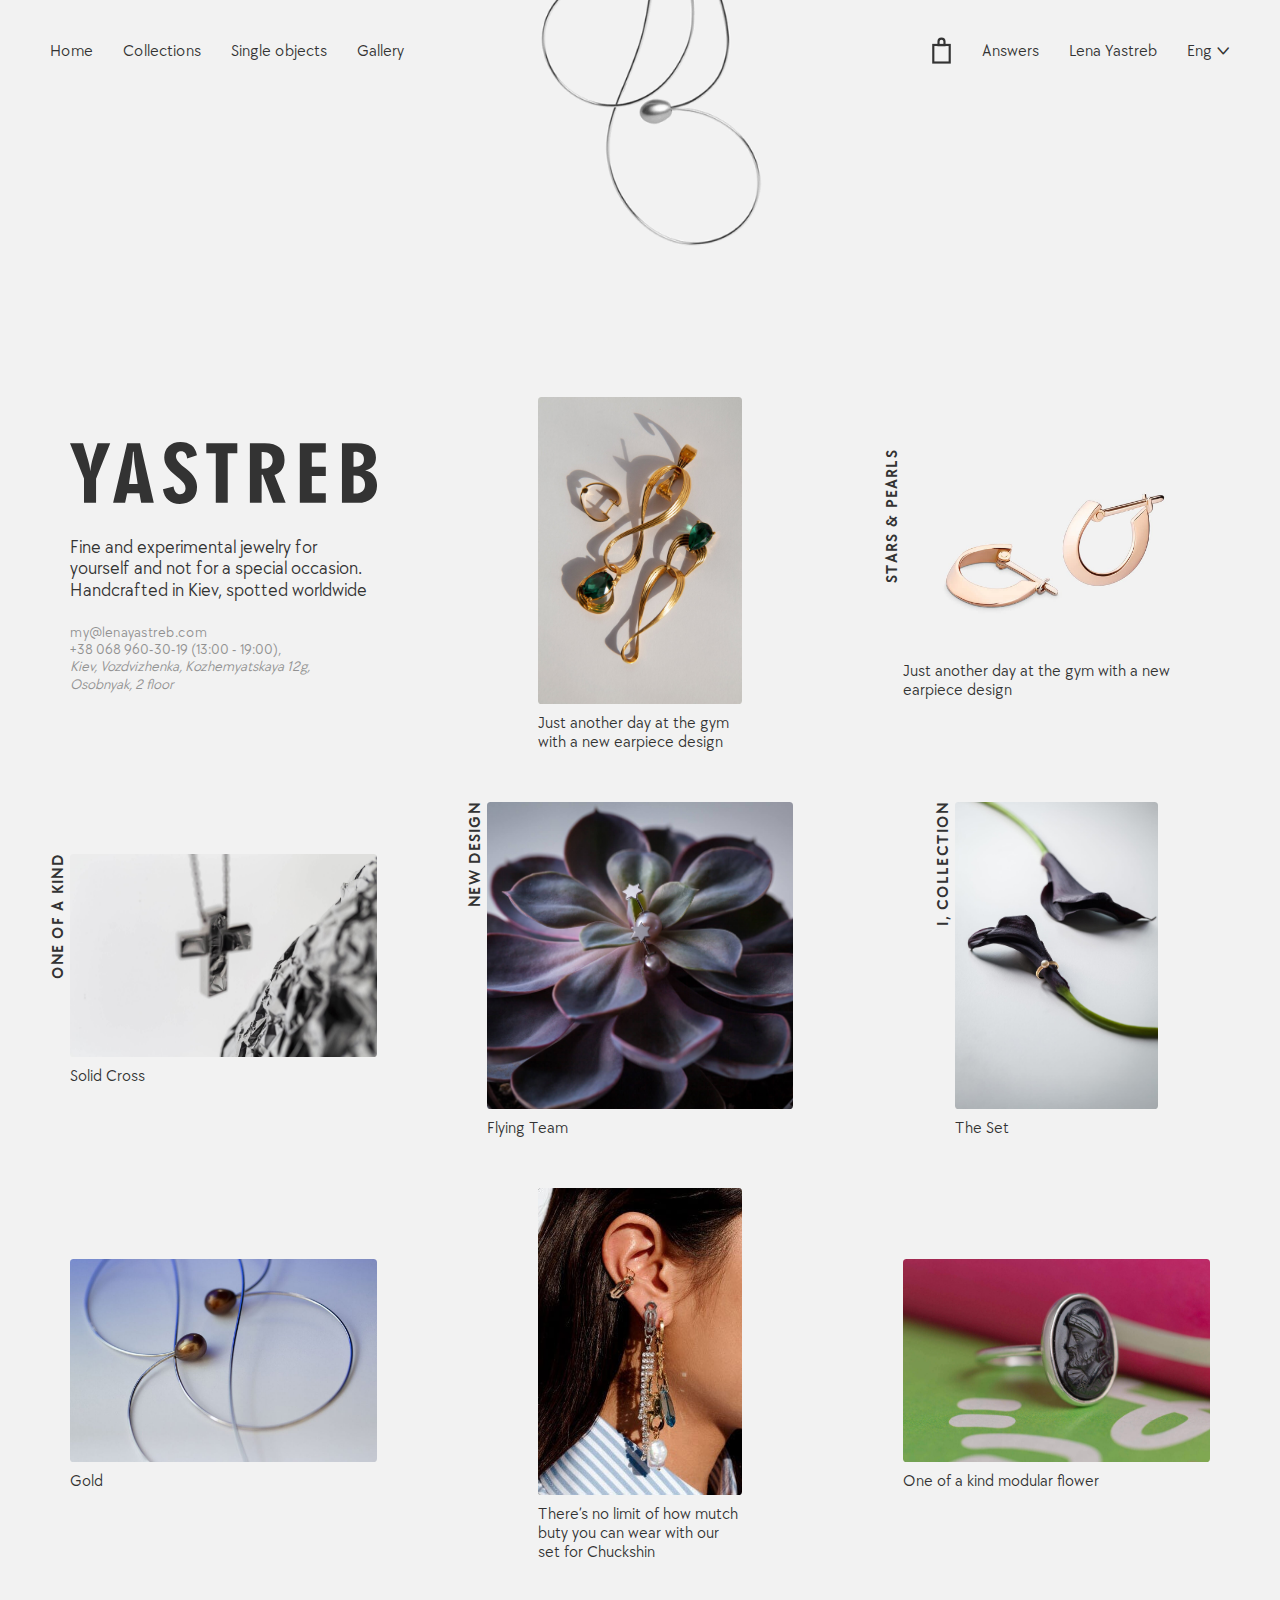
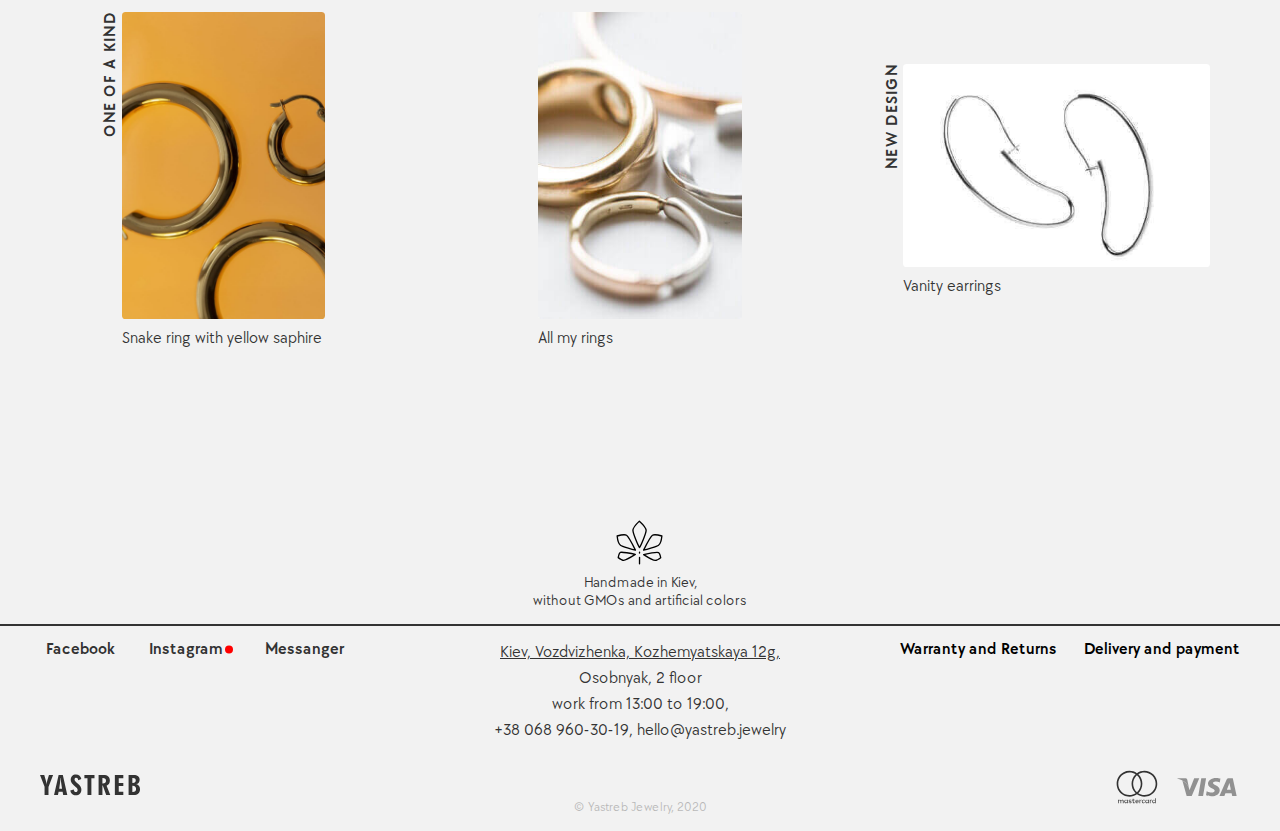
<file: home.html>
<!doctype html>
<html lang="en">
<head>
  <meta charset="UTF-8">
  <meta name="viewport" content="width=device-width, initial-scale=1.0">
  <meta http-equiv="X-UA-Compatible" content="ie=edge">
  <link rel="icon" href="img/favicon.png"/>
  <link rel="stylesheet" href="css/style.css">
  <title>Home | Yastreb</title>
</head>
<body>

<div id="wrapper" class="main-page main-page--decor">
  <header id="header" class="header ">
    <nav class="menu">
      <a class="header__back-ico popup-holder__header-back link--black" data-popup="close" href="index.html">
        <i class="icon-back"></i>
      </a>
      <svg class="menu__cart-mobile-ico cart-ico" viewBox="0 0 19 25" xmlns="http://www.w3.org/2000/svg">
        <path d="M6.7373 4.2125C6.7373 2.68681 7.97412 1.45 9.4998 1.45C11.0255 1.45 12.2623 2.68681 12.2623 4.2125V7.5125H6.7373V4.2125Z"/>
        <rect x="1.8999" y="7.3625" width="15.2" height="16.275"/>
      </svg>
      <a href="#" class="opener menu__opener"><span></span></a>
      <div class="drop">
        <div class="drop-list">
          <div class="menu__main">
            <ul class="menu-list">
              <li class="menu-list--border-bottom"><a href="home.html" class="menu-list--active">Home</a></li>
              <li><a href="collections.html">Collections</a></li>
              <li><a href="gallery.html">Single objects</a></li>
              <li class="menu-list--border-bottom"><a href="media.html">Gallery</a></li>
            </ul>
          </div>
          <div class="menu__secondary">
            <ul class="menu-list">
              <li class="menu__cart-ico">
                <svg class="cart-ico" viewBox="0 0 19 25" xmlns="http://www.w3.org/2000/svg">
                  <path d="M6.7373 4.2125C6.7373 2.68681 7.97412 1.45 9.4998 1.45C11.0255 1.45 12.2623 2.68681 12.2623 4.2125V7.5125H6.7373V4.2125Z"/>
                  <rect x="1.8999" y="7.3625" width="15.2" height="16.275"/>
                </svg>
              </li>
              <li><a href="#">Answers</a></li>
              <li><a href="#">Lena Yastreb</a></li>
              <li><a href="#" data-open-popup="pp_language">Eng <i class="icon-ctrl"></i></a></li>
            </ul>
          </div>
        </div>
      </div>
    </nav>

    <div class="logo ">
      <strong class="logo__img">
        <a href="./">
          <svg viewBox="0 0 147 30" fill="none" xmlns="http://www.w3.org/2000/svg">
            <path d="M129.482 29.4332V0.566793H136.839C139.727 0.566793 141.921 1.16693 143.422 2.36052C144.916 3.54745 145.67 5.28784 145.67 7.55501C145.67 9.20204 145.23 10.5557 144.343 11.6159C143.449 12.6695 142.168 13.3763 140.507 13.7164C142.382 14.2032 143.789 15.07 144.743 16.3103C145.703 17.5439 146.177 19.1309 146.177 21.078C146.177 23.6386 145.356 25.6657 143.709 27.1727C142.068 28.6797 139.827 29.4332 136.992 29.4332H129.482ZM134.992 24.9389C135.072 24.9389 135.178 24.9389 135.332 24.9522C135.485 24.9655 135.592 24.9722 135.652 24.9722C137.199 24.9722 138.38 24.5988 139.214 23.8653C140.047 23.1251 140.467 22.0782 140.467 20.7113C140.467 19.2443 140.054 18.1307 139.227 17.3772C138.4 16.6237 137.179 16.2436 135.572 16.2436H134.992V24.9389ZM134.992 11.9226C135.132 11.9493 135.272 11.9693 135.392 11.9693C135.525 11.976 135.699 11.976 135.912 11.976C137.193 11.976 138.186 11.6626 138.893 11.0425C139.607 10.409 139.961 9.52212 139.961 8.37519C139.961 7.2216 139.587 6.32807 138.847 5.70127C138.106 5.07446 137.059 4.76106 135.678 4.76106C135.612 4.76106 135.492 4.76773 135.332 4.78106C135.178 4.78773 135.065 4.7944 134.985 4.7944V11.9226H134.992ZM109.419 29.4332V0.566793H121.792V5.10113H115.122V12.016H121.792V16.4703H115.122V24.7855H121.792V29.4332H109.419ZM91.2371 12.9229C91.3105 12.9229 91.4172 12.9229 91.564 12.9429C91.7174 12.9562 91.8241 12.9629 91.8975 12.9629C93.3515 12.9629 94.4787 12.6028 95.2791 11.876C96.0795 11.1558 96.4797 10.1423 96.4797 8.84196C96.4797 7.54168 96.0862 6.54812 95.2991 5.88131C94.5054 5.20782 93.3448 4.87442 91.8174 4.87442H91.2371V12.9229ZM85.6478 29.4332V0.566793H92.7445C95.846 0.566793 98.1872 1.24694 99.7746 2.61391C101.362 3.98088 102.149 5.99467 102.149 8.66192C102.149 10.509 101.736 12.056 100.908 13.3096C100.081 14.5699 98.8942 15.4568 97.3668 15.9502L102.689 29.4399H96.7465L91.7841 15.8369H91.2371V29.4399H85.6478V29.4332ZM69.4133 29.4332V5.4012H64.8978V0.566793H79.6583V5.4012H75.1027V29.4332H69.4133ZM44.2546 22.8251L49.3037 21.4981C49.4504 22.705 49.8039 23.6319 50.3575 24.2854C50.9111 24.9522 51.6181 25.2723 52.4652 25.2723C53.2189 25.2723 53.8325 25.0122 54.2994 24.4788C54.7663 23.9453 55.0064 23.2585 55.0064 22.3916C55.0064 21.5781 54.7663 20.8113 54.2861 20.0845C53.8058 19.3576 52.6986 18.2774 50.9711 16.8437C48.5833 14.8566 46.9759 13.1963 46.1355 11.8493C45.2951 10.5023 44.8749 9.05534 44.8749 7.50167C44.8749 5.24116 45.5819 3.4341 46.9892 2.05379C48.3966 0.686819 50.2508 0 52.5386 0C54.733 0 56.5005 0.54012 57.8411 1.61369C59.1684 2.69393 60.0422 4.28095 60.4424 6.38809L55.7735 7.96844C55.6401 6.80151 55.3266 5.92132 54.8463 5.32118C54.3661 4.72105 53.7258 4.42098 52.9388 4.42098C52.1984 4.42098 51.6048 4.66104 51.1512 5.13447C50.691 5.61458 50.4642 6.24805 50.4642 7.0349C50.4642 8.40854 51.7115 10.1089 54.1994 12.1227C54.8063 12.6095 55.2665 12.9829 55.5934 13.2429C57.3876 14.7766 58.6548 16.1969 59.3819 17.4839C60.1155 18.7708 60.4824 20.1978 60.4824 21.7448C60.4824 24.2721 59.742 26.2858 58.268 27.7595C56.7939 29.2398 54.793 29.9867 52.2651 29.9867C50.0507 29.9867 48.2365 29.3599 46.8358 28.0996C45.4352 26.846 44.5814 25.0856 44.2546 22.8251ZM20.5299 29.4332L27.2131 0.566793H33.3694L39.8792 29.4332H33.8763L33.0692 24.7522H27.2131L26.2393 29.4332H20.5299ZM28.0601 20.3645H32.2221L30.8682 11.2625C30.7681 10.529 30.6681 9.60213 30.5747 8.48188C30.4813 7.36164 30.4013 6.11469 30.3412 4.73439H29.9811C29.8543 6.37475 29.7409 7.8084 29.6209 9.03534C29.5142 10.2623 29.4208 11.0425 29.3541 11.3759L28.0601 20.3645ZM6.66987 29.4332V17.6439L0 0.566793H6.21632L8.41738 8.12847C8.76421 9.3154 9.031 10.3756 9.21776 11.3025C9.41119 12.2227 9.55792 13.1696 9.66464 14.1431C9.80471 12.9229 9.97146 11.8026 10.1716 10.7691C10.3716 9.7355 10.6051 8.77528 10.8652 7.90842L13.0863 0.566793H19.1492L12.406 17.8373V29.4332H6.66987Z"/>
          </svg>
        </a>
      </strong>


    </div>

  </header>

  <div class="main-page-decor"></div>
 <main>
  <section class="home-products">
    <div class="container">
      <ul class="product-list">
        <li class="product-list-item">
          <div class="product-list-item__inner product-list-item__inner--height-auto">
            <div class="shop-info">
              <div class="shop-info__img">
                <h1 class="shop-info__title">Yastreb
                  <img src="img/logo.svg" alt="Yastreb">
                </h1>
                </div>
              <div class="shop-info__description">
                <p>Fine and experimental jewelry for yourself and not for a special occasion. Handcrafted in Kiev, spotted worldwide</p>
              </div>
              <div class="shop-info__contacts">
                <a href="mailto:my@lenayastreb.com">my@lenayastreb.com</a><br>
                <a href="tel: +380689603019">+38 068 960-30-19</a> (13:00 - 19:00),
                <address>Kiev, Vozdvizhenka, Kozhemyatskaya 12g,
                  <br>
                  Osobnyak, 2 floor</address>
              </div>
              <div class="shop-info__more">
                <img src="img/dots.svg" alt="more">
              </div>
            </div>
          </div>
        </li>

        <li class="product-list-item">
          <div class="product-list-item__inner">

            <a href="collection-slug.html">

              <div class="product-preview">
                <figure class="product-preview__inner">


                  <img class="product-preview__img" src="img/product_4.jpg" alt="Продукт">
                  <figcaption class="product-preview__horizontal-text">Just another day at the gym with a new earpiece design</figcaption>
                </figure>
              </div>
            </a>
          </div>
        </li>
        <li class="product-list-item">
          <div class="product-list-item__inner">

            <a href="collection-slug.html">

              <div class="product-preview">
                <figure class="product-preview__inner">

                  <span class="product-preview__vertical-text">Stars & Pearls</span>

                  <img class="product-preview__img" src="img/product_22.jpg" alt="Продукт">
                  <figcaption class="product-preview__horizontal-text">Just another day at the gym with a new earpiece design</figcaption>
                </figure>
              </div>
            </a>
          </div>
        </li>
        <li class="product-list-item">
          <div class="product-list-item__inner">

            <a href="collection-slug.html">

              <div class="product-preview">
                <figure class="product-preview__inner">

                  <span class="product-preview__vertical-text">One of a kind</span>

                  <img class="product-preview__img" src="img/product_6.jpg" alt="Продукт">
                  <figcaption class="product-preview__horizontal-text">Solid Cross</figcaption>
                </figure>
              </div>
            </a>
          </div>
        </li>
        <li class="product-list-item">
          <div class="product-list-item__inner">

            <a href="collection-slug.html">

              <div class="product-preview">
                <figure class="product-preview__inner">

                  <span class="product-preview__vertical-text">New design</span>

                  <img class="product-preview__img" src="img/product_1.jpg" alt="Продукт">
                  <figcaption class="product-preview__horizontal-text">Flying Team</figcaption>
                </figure>
              </div>
            </a>
          </div>
        </li>
        <li class="product-list-item">
          <div class="product-list-item__inner">

            <a href="collection-slug.html">

              <div class="product-preview">
                <figure class="product-preview__inner">

                  <span class="product-preview__vertical-text">I, Collection</span>

                  <img class="product-preview__img" src="img/product_3.jpg" alt="Продукт">
                  <figcaption class="product-preview__horizontal-text">The Set</figcaption>
                </figure>
              </div>
            </a>
          </div>
        </li>
        <li class="product-list-item">
          <div class="product-list-item__inner">

            <a href="collection-slug.html">

              <div class="product-preview">
                <figure class="product-preview__inner">


                  <img class="product-preview__img" src="img/product_7.jpg" alt="Продукт">
                  <figcaption class="product-preview__horizontal-text">Gold</figcaption>
                </figure>
              </div>
            </a>
          </div>
        </li>
        <li class="product-list-item">
          <div class="product-list-item__inner">

            <a href="collection-slug.html">

              <div class="product-preview">
                <figure class="product-preview__inner">


                  <img class="product-preview__img" src="img/product_2.jpg" alt="Продукт">
                  <figcaption class="product-preview__horizontal-text">There’s no limit of how mutch buty you can wear with our set for Chuckshin</figcaption>
                </figure>
              </div>
            </a>
          </div>
        </li>
        <li class="product-list-item">
          <div class="product-list-item__inner">

            <a href="collection-slug.html">

              <div class="product-preview">
                <figure class="product-preview__inner">


                  <img class="product-preview__img" src="img/product_11.jpg" alt="Продукт">
                  <figcaption class="product-preview__horizontal-text">One of a kind modular flower</figcaption>
                </figure>
              </div>
            </a>
          </div>
        </li>
        <li class="product-list-item">
          <div class="product-list-item__inner">

            <a href="collection-slug.html">

              <div class="product-preview">
                <figure class="product-preview__inner">

                  <span class="product-preview__vertical-text">One of a kind</span>

                  <img class="product-preview__img" src="img/product_8.jpg" alt="Продукт">
                  <figcaption class="product-preview__horizontal-text">Snake ring with yellow saphire</figcaption>
                </figure>
              </div>
            </a>
          </div>
        </li>
        <li class="product-list-item">
          <div class="product-list-item__inner">

            <a href="collection-slug.html">

              <div class="product-preview">
                <figure class="product-preview__inner">


                  <img class="product-preview__img" src="img/product_9.jpg" alt="Продукт">
                  <figcaption class="product-preview__horizontal-text">All my rings</figcaption>
                </figure>
              </div>
            </a>
          </div>
        </li>
        <li class="product-list-item">
          <div class="product-list-item__inner">

            <a href="collection-slug.html">

              <div class="product-preview">
                <figure class="product-preview__inner">

                  <span class="product-preview__vertical-text">New design</span>

                  <img class="product-preview__img" src="img/product_10.jpg" alt="Продукт">
                  <figcaption class="product-preview__horizontal-text">Vanity earrings</figcaption>
                </figure>
              </div>
            </a>
          </div>
        </li>

      </ul>
    </div>
  </section>
</main>

  <div class="popup-holder post" id="pp_gallery_product_slug">
  <div class="popup popup-holder__content">
    <div class="popup-holder__header">
      <a class="popup-holder__header-back link--black" href="#" data-popup="close">
        <i class="icon-back"></i>
      </a>
      <a class="popup-holder__header-close link--black" href="#" data-popup="close">
        <i class="icon-Close"></i>
      </a>
    </div>
    <div class="slider-arrows"></div>

    <div class="popup__container">
      <div class="post-slick-slider">
        <div class="post-slick-slider__item">
          <div class="photo-slick-slider popup__product-photo-slider">
            <div class="photo-slick-slider__item">
              <div>
                <img src="../img/product_9.jpg" alt="product">
              </div>
            </div>
          </div>
          <div class="popup__info">
            <div class="popup__title">Title photo</div>
            <div class="popup__description">1. Lorem ipsum dolor sit amet, consectetur adipisicing elit. Pariatur, rem.</div>
            <ul class="popup__product-options product-options">
              <li><span class="option-name">Weight</span> 4,3 грамм</li>
              <li><span class="option-name">Height</span> 37 мм.</li>
            </ul>
          </div>
          <a href="#" class="popup__order-link link">Order</a>
          <a href="#" class="back" data-popup="close">
            <i class="icon-back icon-back--circle"></i>
          </a>
        </div>

        <div class="post-slick-slider__item">
          <div class="photo-slick-slider popup__product-photo-slider">
            <div class="photo-slick-slider__item">
              <div>
                <img src="../img/product_5.jpg" alt="product">
              </div>
            </div>
          </div>
          <div class="popup__info">
            <div class="popup__title">Title photo</div>
            <div class="popup__description">2. Lorem ipsum dolor sit amet, consectetur adipisicing elit. Pariatur, rem.</div>
            <ul class="popup__product-options product-options">

              <li><span class="option-name">Weight</span> 4,3 грамм</li>
              <li><span class="option-name">Height</span> 37 мм.</li>

            </ul>
          </div>
          <span class="popup__order-link link">Order</span>
          <a href="#" class="back" data-popup="close">
            <i class="icon-back icon-back--circle"></i>
          </a>
        </div>

        <div class="post-slick-slider__item">
          <div class="photo-slick-slider popup__product-photo-slider">
            <div class="photo-slick-slider__item">
              <div>
                <img src="../img/product_4.jpg" alt="product">
              </div>
            </div>
          </div>
          <div class="popup__info">
            <div class="popup__title">Title photo</div>
            <div class="popup__description">3. Lorem ipsum dolor sit amet, consectetur adipisicing elit. Pariatur, rem.</div>
            <ul class="popup__product-options product-options">

              <li><span class="option-name">Weight</span> 4,3 грамм</li>
              <li><span class="option-name">Height</span> 37 мм.</li>

            </ul>
          </div>
          <span class="popup__order-link link">Order</span>
          <a href="#" class="back" data-popup="close">
            <i class="icon-back icon-back--circle"></i>
          </a>
        </div>

        <div class="post-slick-slider__item">
          <div class="photo-slick-slider popup__product-photo-slider">
            <div class="photo-slick-slider__item">
              <div>
                <img src="../img/collections-photo_2.jpg" alt="product">
              </div>
            </div>
          </div>
          <div class="popup__info">
            <div class="popup__title">Title photo</div>
            <div class="popup__description">4. Lorem ipsum dolor sit amet, consectetur adipisicing elit. Pariatur, rem.</div>
            <ul class="popup__product-options product-options">

              <li><span class="option-name">Weight</span> 4,3 грамм</li>
              <li><span class="option-name">Height</span> 37 мм.</li>

            </ul>
          </div>
          <span class="popup__order-link link">Order</span>
          <a href="#" class="back" data-popup="close">
            <i class="icon-back icon-back--circle"></i>
          </a>
        </div>

        <div class="post-slick-slider__item">
          <div class="photo-slick-slider popup__product-photo-slider">
            <div class="photo-slick-slider__item">
              <div>
                <img src="../img/product_2.jpg" alt="product">
              </div>
            </div>
          </div>
          <div class="popup__info">
            <div class="popup__title">Title photo</div>
            <div class="popup__description">5. Lorem ipsum dolor sit amet, consectetur adipisicing elit. Pariatur, rem.</div>
            <ul class="popup__product-options product-options">

              <li><span class="option-name">Weight</span> 4,3 грамм</li>
              <li><span class="option-name">Height</span> 37 мм.</li>

            </ul>
          </div>
          <span class="popup__order-link link">Order</span>
          <a href="#" class="back" data-popup="close">
            <i class="icon-back icon-back--circle"></i>
          </a>
        </div>

        <div class="post-slick-slider__item">
          <div class="photo-slick-slider popup__product-photo-slider">
            <div class="photo-slick-slider__item">
              <div>
                <img src="../img/collections-photo_3.jpg" alt="product">
              </div>
            </div>
          </div>
          <div class="popup__info">
            <div class="popup__title">Title photo</div>
            <div class="popup__description">6. Lorem ipsum dolor sit amet, consectetur adipisicing elit. Pariatur, rem.</div>
            <ul class="popup__product-options product-options">

              <li><span class="option-name">Weight</span> 4,3 грамм</li>
              <li><span class="option-name">Height</span> 37 мм.</li>

            </ul>
          </div>
          <span class="popup__order-link link">Order</span>
          <a href="#" class="back" data-popup="close">
            <i class="icon-back icon-back--circle"></i>
          </a>
        </div>

        <div class="post-slick-slider__item">
          <div class="photo-slick-slider popup__product-photo-slider">
            <div class="photo-slick-slider__item">
              <div>
                <img src="../img/product_6.jpg" alt="product">
              </div>
            </div>
          </div>
          <div class="popup__info">
            <div class="popup__title">Title photo</div>
            <div class="popup__description">7. Lorem ipsum dolor sit amet, consectetur adipisicing elit. Pariatur, rem.</div>
            <ul class="popup__product-options product-options">

              <li><span class="option-name">Weight</span> 4,3 грамм</li>
              <li><span class="option-name">Height</span> 37 мм.</li>

            </ul>
          </div>
          <span class="popup__order-link link">Order</span>
          <a href="#" class="back" data-popup="close">
            <i class="icon-back icon-back--circle"></i>
          </a>
        </div>
      </div>
    </div>
  </div>
</div>


  <footer id="footer">
      <div class="made">
          <img src="img/kiev_logo.svg" alt="Киев">
          <div class="made__text">
            Handmade in Kiev,<br>
            without GMOs and artificial colors
          </div>
      </div>

      <div class="container">
          <nav>
              <ul class="footer-nav footer-nav-left">
                  <li><a href="#">Facebook</a></li>
                  <li><a href="#" class="menu-item-decor">Instagram</a></li>
                  <li><a href="#">Messanger</a></li>
              </ul>
          </nav>
          <div class="contacts">
              <div class="show-map">
                  <img src="img/marker_map.svg" alt="Маркер на карте">
                  <span class="show-map__text">Show on the map</span>
              </div>
              <address>
                  <a class="link-map" href="https://goo.gl/maps/LA6kUesAxVRnUq699">Kiev, Vozdvizhenka, Kozhemyatskaya 12g,</a>
                  <br>Osobnyak, 2 floor
                  <br>work from 13:00 to 19:00,<br>
                  <a href="tel: +380689603019">+38 068 960-30-19</a>,
                  <a href="mailto:hello@yastreb.jewelry">hello@yastreb.jewelry</a>
              </address>
          </div>
          <nav>
              <ul class="footer-nav footer-nav-right">
                  <li><a href="static-page.html">Warranty and Returns</a></li>
                  <li><a href="static-page.html">Delivery and payment</a></li>
              </ul>
          </nav>

          <div class="footer-icons">
              <div class="footer-icons__logo">
                  <a href="./">
                      <svg class="footer__logo"  viewBox="0 0 106 22" xmlns="http://www.w3.org/2000/svg">
                          <path d="M93.8981 21.5844V0.415648H99.2332C101.328 0.415648 102.919 0.855746 104.007 1.73105C105.091 2.60147 105.637 3.87775 105.637 5.54034C105.637 6.74817 105.318 7.74083 104.675 8.51834C104.027 9.29095 103.098 9.80929 101.893 10.0587C103.253 10.4156 104.273 11.0513 104.965 11.9609C105.661 12.8655 106.005 14.0293 106.005 15.4572C106.005 17.335 105.41 18.8215 104.215 19.9266C103.025 21.0318 101.4 21.5844 99.3445 21.5844H93.8981ZM97.8934 18.2885C97.9514 18.2885 98.0288 18.2885 98.1401 18.2983C98.2513 18.3081 98.3287 18.313 98.3723 18.313C99.4944 18.313 100.351 18.0391 100.955 17.5012C101.56 16.9584 101.864 16.1907 101.864 15.1883C101.864 14.1125 101.565 13.2958 100.965 12.7433C100.365 12.1907 99.4799 11.912 98.3142 11.912H97.8934V18.2885ZM97.8934 8.74328C97.995 8.76284 98.0965 8.77751 98.1836 8.77751C98.2804 8.7824 98.4061 8.7824 98.5609 8.7824C99.4896 8.7824 100.21 8.55257 100.723 8.0978C101.241 7.63325 101.497 6.98288 101.497 6.14181C101.497 5.29584 101.226 4.64059 100.689 4.18093C100.152 3.72127 99.3928 3.49144 98.3916 3.49144C98.3432 3.49144 98.2562 3.49633 98.1401 3.50611C98.0288 3.511 97.9466 3.51589 97.8886 3.51589V8.74328H97.8934ZM79.3488 21.5844V0.415648H88.3212V3.74083H83.4844V8.81174H88.3212V12.0782H83.4844V18.176H88.3212V21.5844H79.3488ZM66.1635 9.47677C66.2167 9.47677 66.2941 9.47677 66.4005 9.49144C66.5118 9.50122 66.5892 9.50611 66.6424 9.50611C67.6968 9.50611 68.5143 9.24205 69.0947 8.70905C69.6751 8.18093 69.9653 7.43765 69.9653 6.48411C69.9653 5.53056 69.6799 4.80196 69.1092 4.31296C68.5336 3.81907 67.692 3.57457 66.5844 3.57457H66.1635V9.47677ZM62.1102 21.5844V0.415648H67.2567C69.5058 0.415648 71.2036 0.914425 72.3547 1.91687C73.5059 2.91932 74.0767 4.39609 74.0767 6.35208C74.0767 7.7066 73.7768 8.84107 73.177 9.76039C72.5772 10.6846 71.7163 11.335 70.6086 11.6968L74.4684 21.5892H70.1588L66.5602 11.6137H66.1635V21.5892H62.1102V21.5844ZM50.3373 21.5844V3.96088H47.0627V0.415648H57.7667V3.96088H54.4632V21.5844H50.3373ZM32.0926 16.7384L35.7541 15.7653C35.8605 16.6504 36.1169 17.3301 36.5184 17.8093C36.9198 18.2983 37.4325 18.533 38.0468 18.533C38.5934 18.533 39.0384 18.3423 39.377 17.9511C39.7155 17.5599 39.8897 17.0562 39.8897 16.4205C39.8897 15.824 39.7155 15.2616 39.3673 14.7286C39.019 14.1956 38.2161 13.4034 36.9634 12.3521C35.2318 10.8949 34.0661 9.67726 33.4566 8.68949C32.8472 7.70171 32.5425 6.64059 32.5425 5.50122C32.5425 3.84352 33.0552 2.51834 34.0757 1.50611C35.0963 0.503667 36.441 0 38.1 0C39.6913 0 40.9731 0.396088 41.9453 1.18337C42.9079 1.97555 43.5415 3.13936 43.8317 4.6846L40.4459 5.84352C40.3492 4.98777 40.1218 4.3423 39.7736 3.9022C39.4253 3.4621 38.961 3.24205 38.3902 3.24205C37.8533 3.24205 37.4229 3.41809 37.094 3.76528C36.7602 4.11736 36.5958 4.58191 36.5958 5.15892C36.5958 6.16626 37.5003 7.4132 39.3044 8.88997C39.7446 9.24694 40.0783 9.52078 40.3153 9.71149C41.6164 10.8362 42.5354 11.8777 43.0626 12.8215C43.5947 13.7653 43.8607 14.8117 43.8607 15.9462C43.8607 17.7995 43.3238 19.2763 42.2549 20.357C41.1859 21.4425 39.7349 21.9902 37.9017 21.9902C36.2959 21.9902 34.9802 21.5306 33.9645 20.6064C32.9488 19.687 32.3296 18.3961 32.0926 16.7384ZM14.8879 21.5844L19.7344 0.415648H24.1989L28.9196 21.5844H24.5665L23.9812 18.1516H19.7344L19.0282 21.5844H14.8879ZM20.3487 14.934H23.3669L22.385 8.25917C22.3125 7.72127 22.2399 7.04156 22.1722 6.22005C22.1045 5.39853 22.0465 4.48411 22.0029 3.47188H21.7417C21.6498 4.67482 21.5676 5.72616 21.4805 6.62592C21.4031 7.52567 21.3354 8.0978 21.2871 8.3423L20.3487 14.934ZM4.83687 21.5844V12.9389L0 0.415648H4.50796L6.10413 5.96088C6.35565 6.8313 6.54912 7.6088 6.68455 8.28851C6.82482 8.96332 6.93123 9.6577 7.00862 10.3716C7.1102 9.47677 7.23112 8.65526 7.37623 7.89731C7.52133 7.13936 7.69062 6.43521 7.87926 5.79951L9.48994 0.415648H13.8867L8.99658 13.0807V21.5844H4.83687Z"/>
                      </svg>
                  </a>
              </div>

              <div class="payment-icons">
                  <svg width="42" height="34" viewBox="0 0 42 34" xmlns="http://www.w3.org/2000/svg">
                      <path d="M7.59257 33.1974V31.0409C7.59257 30.2144 7.09285 29.6729 6.27257 29.6729C5.83885 29.6729 5.37685 29.8154 5.05628 30.2809C4.80171 29.8819 4.45285 29.6729 3.91542 29.6729C3.50999 29.6539 3.12342 29.8439 2.87828 30.1764V29.7394H2.19942V33.1974H2.87828V31.2214C2.87828 30.6134 3.23657 30.3189 3.73628 30.3189C4.23599 30.3189 4.51885 30.6419 4.51885 31.2214V33.2069H5.19771V31.2214C5.19771 30.6134 5.556 30.3189 6.05571 30.3189C6.55542 30.3189 6.83828 30.6419 6.83828 31.2214V33.2069L7.59257 33.1974ZM18.7371 29.7774H17.4831V28.7324H16.8043V29.7774H16.0971V30.3854H16.8137V32.0099C16.8137 32.7984 17.0966 33.2734 17.9546 33.2734C18.2751 33.2639 18.5957 33.1784 18.8786 33.0169L18.6617 32.4089C18.4731 32.5324 18.2469 32.5894 18.0206 32.5894C17.6623 32.5894 17.4831 32.3709 17.4831 32.0099V30.3569H18.7371V29.7774ZM25.1014 29.6729C24.7243 29.6634 24.3754 29.8534 24.168 30.1764V29.7394H23.4892V33.1974H24.168V31.2594C24.168 30.6799 24.4509 30.3189 24.9223 30.3189C25.0826 30.3284 25.2334 30.3474 25.3843 30.3949L25.6012 29.7489C25.4409 29.7014 25.2712 29.6824 25.1014 29.6729ZM15.4843 30.0339C15.126 29.7774 14.6263 29.6729 14.0889 29.6729C13.2309 29.6729 12.6934 30.0719 12.6934 30.7559C12.6934 31.3354 13.0894 31.6584 13.8343 31.7629L14.1926 31.8009C14.5886 31.8769 14.8337 32.0194 14.8337 32.1999C14.8337 32.4564 14.5509 32.6369 14.0134 32.6369C13.608 32.6464 13.2026 32.5229 12.8726 32.2759L12.5143 32.8174C13.014 33.1784 13.6269 33.2544 13.9851 33.2544C14.9846 33.2544 15.522 32.7889 15.522 32.1334C15.522 31.5254 15.0883 31.2309 14.3434 31.1264L13.9851 31.0884C13.6646 31.0504 13.3817 30.9459 13.3817 30.7274C13.3817 30.4709 13.6646 30.2904 14.0606 30.2904C14.4943 30.2904 14.9186 30.4709 15.1354 30.5754L15.4843 30.0339ZM25.8557 31.4684C25.8557 32.5134 26.5346 33.2734 27.6472 33.2734C28.1469 33.2734 28.5052 33.1689 28.8634 32.8744L28.5052 32.3329C28.2506 32.5419 27.9394 32.6559 27.6094 32.6559C27.006 32.6559 26.5346 32.1904 26.5346 31.5064C26.5346 30.8224 26.9966 30.3569 27.6094 30.3569C27.9394 30.3569 28.2506 30.4709 28.5052 30.6799L28.8634 30.1384C28.5052 29.8534 28.1469 29.7394 27.6472 29.7394C26.5629 29.6729 25.8557 30.4329 25.8557 31.4684ZM21.066 29.6729C20.0666 29.6729 19.3877 30.3949 19.3877 31.4779C19.3877 32.5609 20.1043 33.2829 21.1414 33.2829C21.6412 33.2924 22.1409 33.1309 22.5369 32.8174L22.1786 32.3139C21.8957 32.5419 21.5374 32.6654 21.1791 32.6749C20.7171 32.6749 20.2174 32.3899 20.142 31.7724H22.6783V31.4874C22.6689 30.3949 22.0277 29.6729 21.066 29.6729ZM21.0283 30.3189C21.528 30.3189 21.8863 30.6419 21.924 31.1834H20.0666C20.1703 30.6799 20.4909 30.3189 21.0283 30.3189ZM11.7694 31.4684V29.7394H11.0906V30.1764C10.836 29.8534 10.4871 29.6729 9.978 29.6729C9.01628 29.6729 8.29971 30.4329 8.29971 31.4779C8.29971 32.5229 9.01628 33.2829 9.978 33.2829C10.4777 33.2829 10.836 33.1024 11.0906 32.7794V33.2164H11.7694V31.4684ZM9.01628 31.4684C9.01628 30.8224 9.41228 30.3189 10.0911 30.3189C10.7323 30.3189 11.1283 30.8224 11.1283 31.4684C11.1283 32.1524 10.6946 32.6179 10.0911 32.6179C9.41228 32.6559 9.01628 32.1239 9.01628 31.4684ZM35.4352 29.6729C35.058 29.6634 34.7092 29.8534 34.5017 30.1764V29.7394H33.8229V33.1974H34.5017V31.2594C34.5017 30.6799 34.7846 30.3189 35.256 30.3189C35.4163 30.3284 35.5672 30.3474 35.718 30.3949L35.9349 29.7489C35.7652 29.7014 35.5954 29.6824 35.4352 29.6729ZM32.7857 31.4684V29.7394H32.1069V30.1764C31.8523 29.8534 31.5034 29.6729 30.9943 29.6729C30.0326 29.6729 29.316 30.4329 29.316 31.4779C29.316 32.5229 30.0326 33.2829 30.9943 33.2829C31.494 33.2829 31.8523 33.1024 32.1069 32.7794V33.2164H32.7857V31.4684ZM30.0326 31.4684C30.0326 30.8224 30.4286 30.3189 31.1074 30.3189C31.7486 30.3189 32.1446 30.8224 32.1446 31.4684C32.1446 32.1524 31.7109 32.6179 31.1074 32.6179C30.4286 32.6559 30.0326 32.1239 30.0326 31.4684ZM39.6875 31.4684V28.3714H39.0086V30.1764C38.754 29.8534 38.4052 29.6729 37.896 29.6729C36.9343 29.6729 36.2177 30.4329 36.2177 31.4779C36.2177 32.5229 36.9343 33.2829 37.896 33.2829C38.3957 33.2829 38.754 33.1024 39.0086 32.7794V33.2164H39.6875V31.4684ZM36.9343 31.4684C36.9343 30.8224 37.3303 30.3189 38.0092 30.3189C38.6503 30.3189 39.0463 30.8224 39.0463 31.4684C39.0463 32.1524 38.6126 32.6179 38.0092 32.6179C37.3303 32.6654 36.9343 32.1239 36.9343 31.4684ZM37.5094 4.54541C33.0686 0.0709102 26.0632 -0.50859 20.9529 3.15841C17.0306 0.34641 11.8826 -0.0240899 7.602 2.19891C3.32142 4.42191 0.634277 8.86791 0.634277 13.7224C0.634277 18.5769 3.32142 23.0229 7.602 25.2459C11.8826 27.4689 17.0306 27.0984 20.9529 24.2864C24.8752 27.0984 30.0232 27.4689 34.3037 25.2459C38.5843 23.0229 41.2715 18.5769 41.2715 13.7224C41.2809 10.2739 39.9232 6.97741 37.5094 4.54541ZM20.9529 22.2249C16.2951 18.0639 15.8614 10.8914 19.9911 6.18891C20.2929 5.84691 20.6134 5.52391 20.9529 5.21991C25.6106 9.38091 26.0443 16.5629 21.9052 21.2559C21.6129 21.5979 21.2923 21.9209 20.9529 22.2249ZM13.5043 25.0559C7.29085 25.0559 2.25599 19.9829 2.25599 13.7224C2.25599 7.46191 7.29085 2.38891 13.5043 2.38891C15.6823 2.37941 17.8131 3.02541 19.6329 4.23191C14.4283 9.12441 14.1454 17.3419 19.0011 22.5859C19.1991 22.8044 19.416 23.0134 19.6329 23.2224C17.8131 24.4194 15.6823 25.0654 13.5043 25.0559ZM28.4014 25.0559C26.2234 25.0654 24.0926 24.4194 22.2729 23.2224C27.4774 18.3204 27.7509 10.1029 22.8952 4.85891C22.6972 4.64041 22.4897 4.44091 22.2729 4.23191C24.0926 3.02541 26.2234 2.37941 28.4014 2.38891C34.6149 2.38891 39.6497 7.46191 39.6497 13.7224C39.6592 19.9829 34.6243 25.0559 28.4014 25.0559Z"/>
                  </svg>
                  <svg width="66" height="38" viewBox="0 0 66 38" xmlns="http://www.w3.org/2000/svg">
                      <g opacity="0.5">
                          <path d="M24.2691 27.9964L27.2768 10.2409H32.076L29.0682 27.9964H24.2691ZM46.4168 10.6209C45.4645 10.2694 43.9748 9.87988 42.1174 9.87988C37.3748 9.87988 34.0277 12.2834 33.9994 15.7414C33.9711 18.2969 36.3848 19.7124 38.2045 20.5674C40.0714 21.4414 40.7031 21.9924 40.6937 22.7714C40.6842 23.9589 39.204 24.5004 37.818 24.5004C35.8945 24.5004 34.8762 24.2344 33.3017 23.5694L32.6794 23.2844L32.01 27.2554C33.132 27.7494 35.2062 28.1769 37.356 28.2054C42.4002 28.2054 45.6814 25.8209 45.7191 22.1444C45.738 20.1209 44.4557 18.5914 41.6837 17.3184C40.0054 16.5014 38.9777 15.9504 38.9871 15.1144C38.9871 14.3734 39.8545 13.5849 41.7402 13.5849C43.3148 13.5564 44.4462 13.9079 45.3325 14.2689L45.7662 14.4779L46.4168 10.6209ZM58.7777 10.2409H55.0628C53.9125 10.2409 53.0545 10.5544 52.5454 11.7134L45.4174 27.9774H50.4617C50.4617 27.9774 51.282 25.7924 51.4705 25.3079C52.0174 25.3079 56.9202 25.3174 57.618 25.3174C57.7594 25.9349 58.2025 27.9774 58.2025 27.9774H62.6622L58.7777 10.2409ZM52.8942 21.7074C53.2902 20.6814 54.8082 16.7484 54.8082 16.7484C54.78 16.7959 55.2042 15.7224 55.4494 15.0574L55.77 16.5869C55.77 16.5869 56.694 20.8239 56.8825 21.7169L52.8942 21.7074ZM20.196 10.2409L15.4911 22.3439L14.9914 19.8834C14.1145 17.0524 11.3897 13.9839 8.34424 12.4449L12.6437 27.9679L17.7257 27.9584L25.278 10.2409H20.196Z"/>
                          <path d="M11.1067 10.241H3.3658L3.2998 10.6115C9.32466 12.084 13.3129 15.6275 14.9629 19.9025L13.2752 11.742C12.9924 10.621 12.1438 10.279 11.1067 10.241Z"/>
                      </g>
                  </svg>
              </div>
          </div>
          <span class="copyright">&copy; <a href="#">Yastreb</a> Jewelry, 2020</span>
      </div>
  </footer>

  <div class="popup-holder language" id="pp_language">
    <div class="popup-small language__popup popup-holder__content">
      <ul class="language__list">
        <li><a href="#">Українська</a></li>
        <li><a href="#">Русский</a></li>
        <li><a href="#">English</a></li>
      </ul>
    </div>
  </div>

  <div id="cart" class="cart">

  <div class="cart-panel">

    <div class="cart-panel__header">
      <a class="cart-panel__ico" href="#">
        <i class="icon-Close cart-panel__close"></i>
        <i class=" icon-back cart-panel__arrow"></i>
      </a>
    </div>

    <ul class="cart-panel__product-list">
      <li>
        <div class="product-cart">
          <img class="product-cart__img" src="img/product_14.jpg" alt="Product in the cart">
          <div>
            <span class="product-cart__title">Mono Earring "Eternity" blue"</span>
            <span class="product-cart__price">2800 UAH</span>
          </div>
          <a class="product-cart__delete" href="#"><i class="icon-Close"></i></a>
        </div>
      </li>

      <li>
        <div class="product-cart">
          <img class="product-cart__img" src="img/product_23.jpg" alt="Product in the cart">
          <div>
            <span class="product-cart__title">Earrings "Mirror</span>
            <span class="product-cart__price">On order</span>
          </div>
          <a class="product-cart__delete" href="#"><i class="icon-Close"></i></a>
        </div>
      </li>
    </ul>

    <span class="cart-panel__total-sum">Total, including delivery: 2800 UAH</span>

    <div class="cart-panel__form-cart">
      <form action="/" class="nice-form">
        <fieldset>
          <legend>Contact information</legend>
          <label>Name
            <input type="text" name="name">
          </label>
          <label>Phone
            <input class="input--error" type="text" name="phone">
          </label>
          <label>E-mail (not necessary)
            <input type="email" name="email">
          </label>
          <label>Comments to the order: sizes, urgency, wishes
            <textarea name="message" cols="20" rows="5"></textarea>
          </label>
        </fieldset>

        <fieldset>
          <legend>Payment method</legend>
          <label>
            <input type="radio" name="pay" checked>
            <span class="fake-input"></span>
            <span class="fake-label">Pay by Visa / Mastercard online</span>
          </label>
          <label>
            <input type="radio" name="pay">
            <span class="fake-input"></span>
            <span class="fake-label">Pay upon receipt</span>
          </label>
          <label>
            <input type="radio" name="pay">
            <span class="fake-input"></span>
            <span class="fake-label">Transfer to card</span>
          </label>
        </fieldset>

        <fieldset>
          <legend>How i want to receive my order</legend>
          <label>
            <input type="radio" name="delivery" checked>
            <span class="fake-input"></span>
            <span class="fake-label">Pick up personally</span>
          </label>
          <label>
            <input type="radio" name="delivery">
            <span class="fake-input"></span>
            <span class="fake-label">Deliver by "Nova Poshta"</span>
          </label>
        </fieldset>
        
        

        <button type="button" class="btn">Delivery and payment</button>
        <a href="#">Just send a request</a>
      </form>
    </div>

    <div class="cart-panel__info cart-panel__info--text-error">
      <p>We need to know how to contact you, please leave your phone number or e-mail</p>
    </div>

    <div class="cart-panel__info">
      <p> We send my jewelry by New Mail, send it by courier in Kiev or personally in the showroom. After placing your order, we will contact you within 24 hours to clarify the details. </p>
      <p> You can pay with Visa \ Mastercard online, upon receipt or transfer to a card </p>
    </div>

    <div class="cart-panel__info cart-panel__info--text-green">
      <span class="cart-panel__info-title">Order with customization</span>
      <p>We will contact you to clarify the desired changes, cost and timing</p>
    </div>

    <div class="cart-panel__info cart-panel__info--thanks">
      <span class="cart-panel__info-title">Thanks!</span>
      <p>We will contact you as soon as possible, and the order was assigned the code 2342</p>
    </div>

    <div class="cart-panel__instagram cart-panel-instagram">

      <a href="#" class="cart-panel-instagram__ico link--black">
        <i class="icon-instagram"></i>
      </a>
      <div class="cart-panel-instagram__text">
        <p>While my guys are processing your order, check out my Instagram for beautiful pictures and new ideas</p>
      </div>


      <div class="cart-panel-instagram__photos">
        <div class="cart-panel-slick-slider">
          <div>
            <div class="cart-panel-instagram__photo">
              <img src="img/cart-inst_1.jpg" alt="cart-img">
            </div>
          </div>
          <div>
            <div class="cart-panel-instagram__photo">
              <img src="img/cart-inst_2.jpg" alt="cart-img">
            </div>
          </div>
          <div>
            <div class="cart-panel-instagram__photo">
              <img src="img/cart-inst_3.jpg" alt="cart-img">
            </div>
          </div>
          <div>
            <div class="cart-panel-instagram__photo">
              <img src="img/cart-inst_4.jpg" alt="cart-img">
            </div>
          </div>
          <div>
            <div class="cart-panel-instagram__photo">
              <img src="img/cart-inst_5.jpg" alt="cart-img">
            </div>
          </div>
          <div>
            <div class="cart-panel-instagram__photo">
              <img src="img/cart-inst_4.jpg" alt="cart-img">
            </div>
          </div>
        </div>
      </div>
    </div>

    <span class="cart-panel__text-close link cart-panel__close">Close</span>
  </div>
</div>

  </div> <!-- end wrapper -->

  <script src="js/main.js"></script>
</body>
</html>
</file>
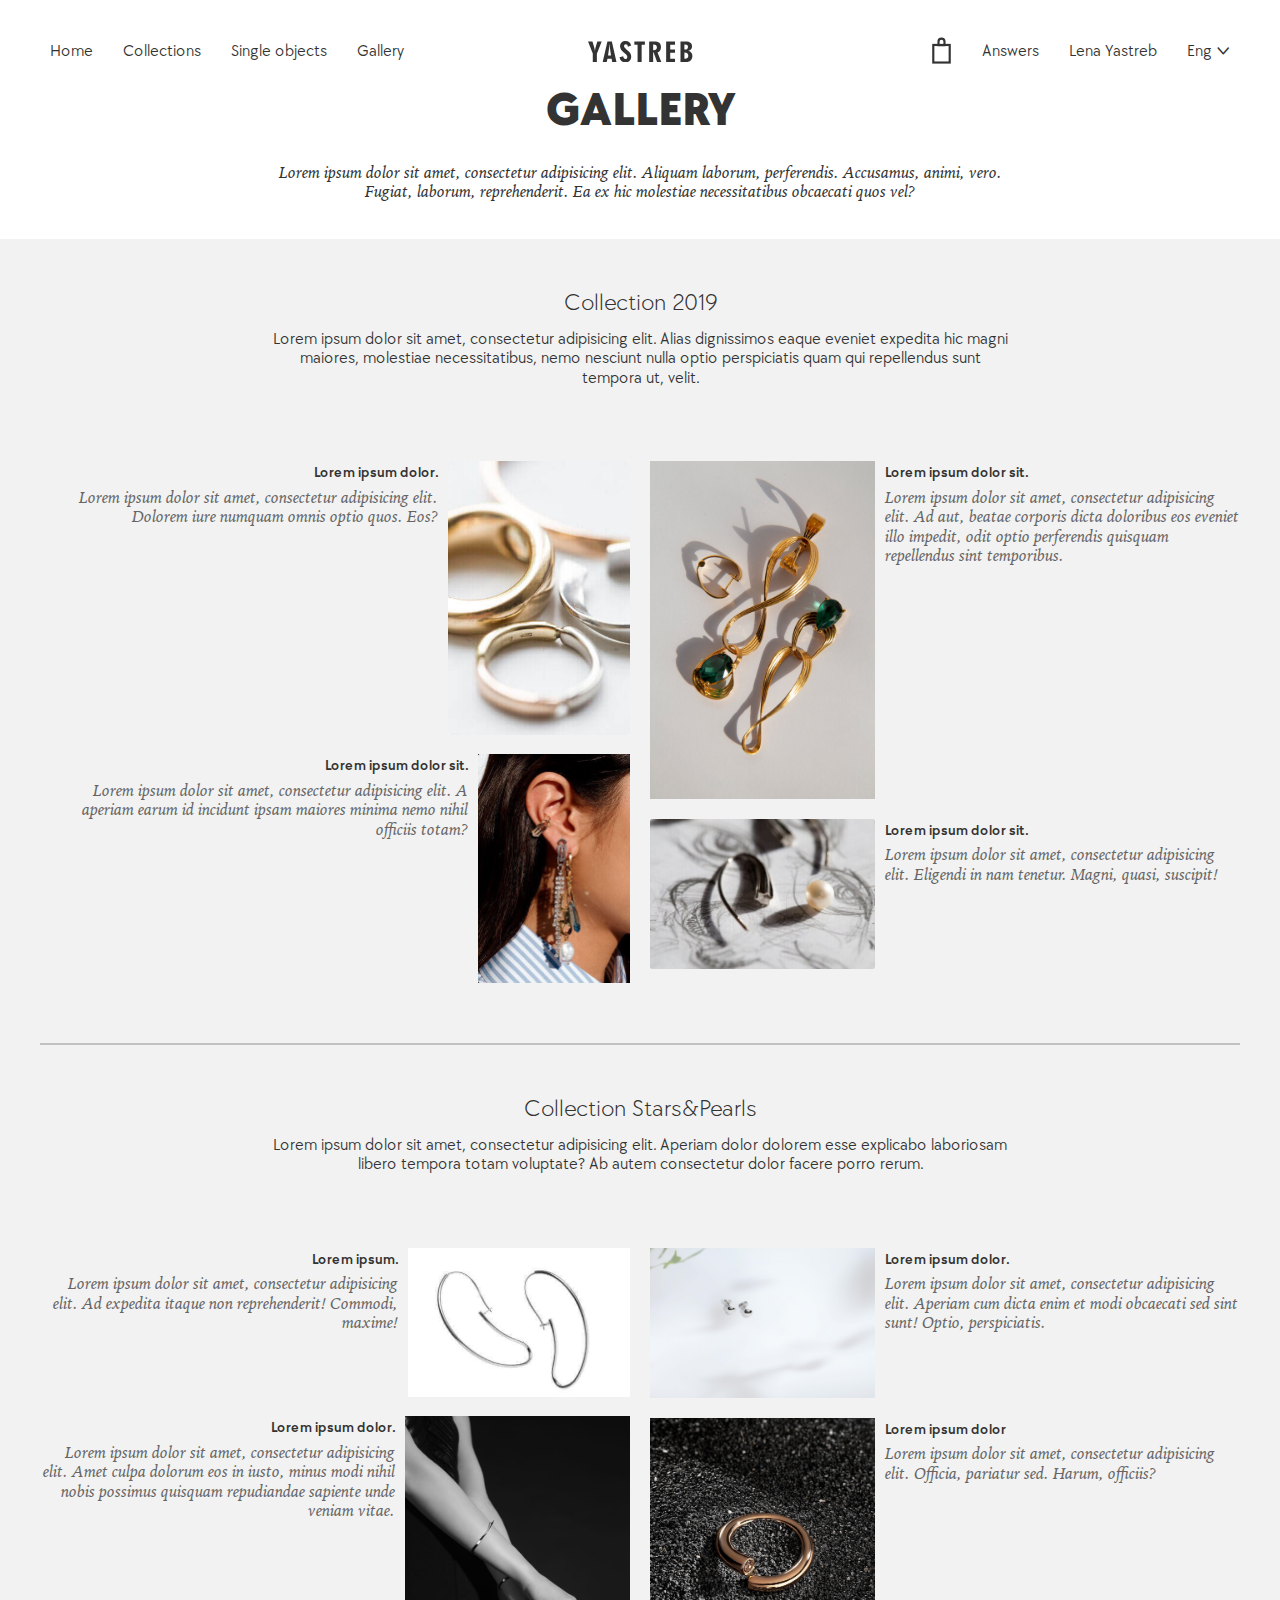
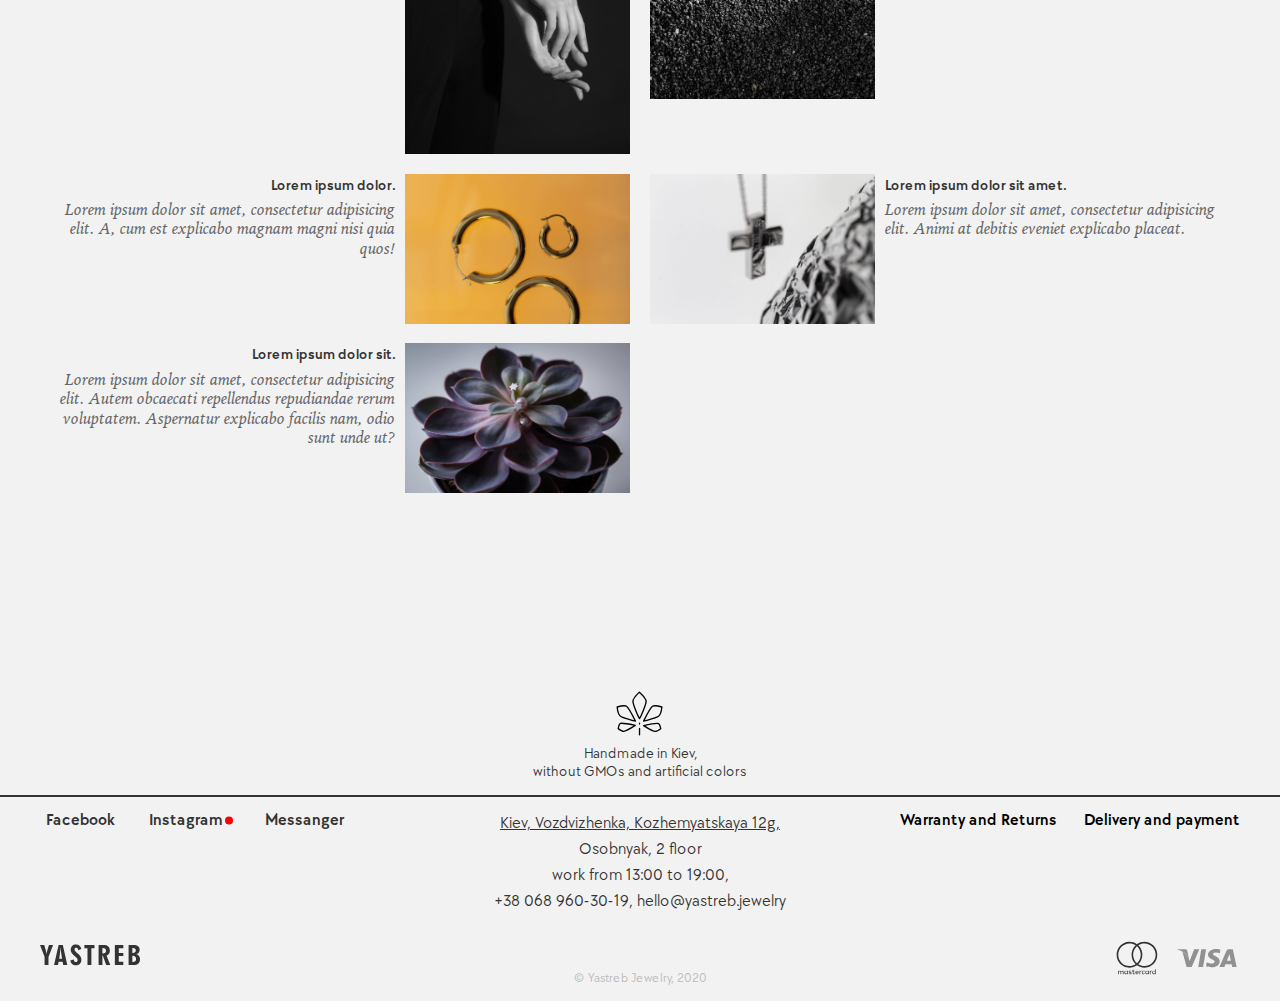
<file: media.html>
<!doctype html>
<html lang="en">
<head>
  <meta charset="UTF-8">
  <meta name="viewport" content="width=device-width, initial-scale=1.0">
  <meta http-equiv="X-UA-Compatible" content="ie=edge">
  <link rel="icon" href="img/favicon.png"/>
  <link rel="stylesheet" href="css/style.css">
  <title>Gallery | Yastreb</title>
</head>
<body>

<div id="wrapper" class="media-page">
  <header id="header" class="header ">
    <nav class="menu">
      <a class="header__back-ico popup-holder__header-back link--black" data-popup="close" href="index.html">
        <i class="icon-back"></i>
      </a>
      <svg class="menu__cart-mobile-ico cart-ico" viewBox="0 0 19 25" xmlns="http://www.w3.org/2000/svg">
        <path d="M6.7373 4.2125C6.7373 2.68681 7.97412 1.45 9.4998 1.45C11.0255 1.45 12.2623 2.68681 12.2623 4.2125V7.5125H6.7373V4.2125Z"/>
        <rect x="1.8999" y="7.3625" width="15.2" height="16.275"/>
      </svg>
      <a href="#" class="opener menu__opener"><span></span></a>
      <div class="drop">
        <div class="drop-list">
          <div class="menu__main">
            <ul class="menu-list">
              <li class="menu-list--border-bottom"><a href="home.html" class="menu-list--active">Home</a></li>
              <li><a href="collections.html">Collections</a></li>
              <li><a href="gallery.html">Single objects</a></li>
              <li class="menu-list--border-bottom"><a href="media.html">Gallery</a></li>
            </ul>
          </div>
          <div class="menu__secondary">
            <ul class="menu-list">
              <li class="menu__cart-ico">
                <svg class="cart-ico" viewBox="0 0 19 25" xmlns="http://www.w3.org/2000/svg">
                  <path d="M6.7373 4.2125C6.7373 2.68681 7.97412 1.45 9.4998 1.45C11.0255 1.45 12.2623 2.68681 12.2623 4.2125V7.5125H6.7373V4.2125Z"/>
                  <rect x="1.8999" y="7.3625" width="15.2" height="16.275"/>
                </svg>
              </li>
              <li><a href="#">Answers</a></li>
              <li><a href="#">Lena Yastreb</a></li>
              <li><a href="#" data-open-popup="pp_language">Eng <i class="icon-ctrl"></i></a></li>
            </ul>
          </div>
        </div>
      </div>
    </nav>

    <div class="logo logo--with-title">
      <strong class="logo__img">
        <a href="./">
          <svg viewBox="0 0 147 30" fill="none" xmlns="http://www.w3.org/2000/svg">
            <path d="M129.482 29.4332V0.566793H136.839C139.727 0.566793 141.921 1.16693 143.422 2.36052C144.916 3.54745 145.67 5.28784 145.67 7.55501C145.67 9.20204 145.23 10.5557 144.343 11.6159C143.449 12.6695 142.168 13.3763 140.507 13.7164C142.382 14.2032 143.789 15.07 144.743 16.3103C145.703 17.5439 146.177 19.1309 146.177 21.078C146.177 23.6386 145.356 25.6657 143.709 27.1727C142.068 28.6797 139.827 29.4332 136.992 29.4332H129.482ZM134.992 24.9389C135.072 24.9389 135.178 24.9389 135.332 24.9522C135.485 24.9655 135.592 24.9722 135.652 24.9722C137.199 24.9722 138.38 24.5988 139.214 23.8653C140.047 23.1251 140.467 22.0782 140.467 20.7113C140.467 19.2443 140.054 18.1307 139.227 17.3772C138.4 16.6237 137.179 16.2436 135.572 16.2436H134.992V24.9389ZM134.992 11.9226C135.132 11.9493 135.272 11.9693 135.392 11.9693C135.525 11.976 135.699 11.976 135.912 11.976C137.193 11.976 138.186 11.6626 138.893 11.0425C139.607 10.409 139.961 9.52212 139.961 8.37519C139.961 7.2216 139.587 6.32807 138.847 5.70127C138.106 5.07446 137.059 4.76106 135.678 4.76106C135.612 4.76106 135.492 4.76773 135.332 4.78106C135.178 4.78773 135.065 4.7944 134.985 4.7944V11.9226H134.992ZM109.419 29.4332V0.566793H121.792V5.10113H115.122V12.016H121.792V16.4703H115.122V24.7855H121.792V29.4332H109.419ZM91.2371 12.9229C91.3105 12.9229 91.4172 12.9229 91.564 12.9429C91.7174 12.9562 91.8241 12.9629 91.8975 12.9629C93.3515 12.9629 94.4787 12.6028 95.2791 11.876C96.0795 11.1558 96.4797 10.1423 96.4797 8.84196C96.4797 7.54168 96.0862 6.54812 95.2991 5.88131C94.5054 5.20782 93.3448 4.87442 91.8174 4.87442H91.2371V12.9229ZM85.6478 29.4332V0.566793H92.7445C95.846 0.566793 98.1872 1.24694 99.7746 2.61391C101.362 3.98088 102.149 5.99467 102.149 8.66192C102.149 10.509 101.736 12.056 100.908 13.3096C100.081 14.5699 98.8942 15.4568 97.3668 15.9502L102.689 29.4399H96.7465L91.7841 15.8369H91.2371V29.4399H85.6478V29.4332ZM69.4133 29.4332V5.4012H64.8978V0.566793H79.6583V5.4012H75.1027V29.4332H69.4133ZM44.2546 22.8251L49.3037 21.4981C49.4504 22.705 49.8039 23.6319 50.3575 24.2854C50.9111 24.9522 51.6181 25.2723 52.4652 25.2723C53.2189 25.2723 53.8325 25.0122 54.2994 24.4788C54.7663 23.9453 55.0064 23.2585 55.0064 22.3916C55.0064 21.5781 54.7663 20.8113 54.2861 20.0845C53.8058 19.3576 52.6986 18.2774 50.9711 16.8437C48.5833 14.8566 46.9759 13.1963 46.1355 11.8493C45.2951 10.5023 44.8749 9.05534 44.8749 7.50167C44.8749 5.24116 45.5819 3.4341 46.9892 2.05379C48.3966 0.686819 50.2508 0 52.5386 0C54.733 0 56.5005 0.54012 57.8411 1.61369C59.1684 2.69393 60.0422 4.28095 60.4424 6.38809L55.7735 7.96844C55.6401 6.80151 55.3266 5.92132 54.8463 5.32118C54.3661 4.72105 53.7258 4.42098 52.9388 4.42098C52.1984 4.42098 51.6048 4.66104 51.1512 5.13447C50.691 5.61458 50.4642 6.24805 50.4642 7.0349C50.4642 8.40854 51.7115 10.1089 54.1994 12.1227C54.8063 12.6095 55.2665 12.9829 55.5934 13.2429C57.3876 14.7766 58.6548 16.1969 59.3819 17.4839C60.1155 18.7708 60.4824 20.1978 60.4824 21.7448C60.4824 24.2721 59.742 26.2858 58.268 27.7595C56.7939 29.2398 54.793 29.9867 52.2651 29.9867C50.0507 29.9867 48.2365 29.3599 46.8358 28.0996C45.4352 26.846 44.5814 25.0856 44.2546 22.8251ZM20.5299 29.4332L27.2131 0.566793H33.3694L39.8792 29.4332H33.8763L33.0692 24.7522H27.2131L26.2393 29.4332H20.5299ZM28.0601 20.3645H32.2221L30.8682 11.2625C30.7681 10.529 30.6681 9.60213 30.5747 8.48188C30.4813 7.36164 30.4013 6.11469 30.3412 4.73439H29.9811C29.8543 6.37475 29.7409 7.8084 29.6209 9.03534C29.5142 10.2623 29.4208 11.0425 29.3541 11.3759L28.0601 20.3645ZM6.66987 29.4332V17.6439L0 0.566793H6.21632L8.41738 8.12847C8.76421 9.3154 9.031 10.3756 9.21776 11.3025C9.41119 12.2227 9.55792 13.1696 9.66464 14.1431C9.80471 12.9229 9.97146 11.8026 10.1716 10.7691C10.3716 9.7355 10.6051 8.77528 10.8652 7.90842L13.0863 0.566793H19.1492L12.406 17.8373V29.4332H6.66987Z"/>
          </svg>
        </a>
      </strong>

      <h1 class="h1 logo__title">Gallery</h1>

      <p class="logo__subtitle">Lorem ipsum dolor sit amet, consectetur adipisicing elit. Aliquam laborum, perferendis. Accusamus, animi, vero. Fugiat, laborum, reprehenderit. Ea ex hic molestiae necessitatibus obcaecati quos vel?</p>
    </div>

  </header>

<main>
  <section>
    <div class="container">
      <ul class="media-list">
        <li class="media-item">
          <div class="media-item__header">
            <h2 class="media-item__title">Collection 2019</h2>
            <p class="media-item__description">Lorem ipsum dolor sit amet, consectetur adipisicing elit. Alias dignissimos eaque eveniet expedita hic magni maiores, molestiae necessitatibus, nemo nesciunt nulla optio perspiciatis quam qui repellendus sunt tempora ut, velit.</p>
          </div>

          <div class="media__content">
            <ul class="media-photo-list">
              <li>
                <figure class="img-side-text" data-open-popup="pp_download_photo">
                  <div class="img-side-text__img">
                    <img src="img/product_9.jpg" alt="Продукт"  data-pp-media-download="img/product_9.jpg">
                  </div>
                  <figcaption class="img-side-text__text">
                    <div class="img-side-text__text-title"  data-pp-media-title="Lorem ipsum dolor.">Lorem ipsum dolor.</div>
                    <div class="img-side-text__text-description"  data-pp-media-text="Lorem ipsum dolor sit amet, consectetur adipisicing elit. Dolorem iure numquam omnis optio quos. Eos?">Lorem ipsum dolor sit amet, consectetur adipisicing elit. Dolorem iure numquam omnis optio quos. Eos?</div>
                  </figcaption>
                </figure>
              </li>

              <li>
                <figure class="img-side-text" data-open-popup="pp_download_photo">
                  <div class="img-side-text__img">
                    <img src="img/product_4.jpg" alt="Продукт" data-pp-media-download="img/product_4.jpg">
                  </div>
                  <figcaption class="img-side-text__text">
                    <div class="img-side-text__text-title"  data-pp-media-title="Lorem ipsum dolor sit.">Lorem ipsum dolor sit.</div>
                    <div class="img-side-text__text-description"  data-pp-media-text="Lorem ipsum dolor sit amet, consectetur adipisicing elit. Ad aut, beatae corporis dicta doloribus eos eveniet illo impedit, odit optio perferendis quisquam repellendus sint temporibus.">Lorem ipsum dolor sit amet, consectetur adipisicing elit. Ad aut, beatae corporis dicta doloribus eos eveniet illo impedit, odit optio perferendis quisquam repellendus sint temporibus.</div>
                  </figcaption>
                </figure>
              </li>

              <li>
                <figure class="img-side-text" data-open-popup="pp_download_photo">
                  <div class="img-side-text__img">
                    <img src="img/product_2.jpg" alt="Продукт" data-pp-media-download="img/product_2.jpg">
                  </div>
                  <figcaption class="img-side-text__text">
                    <div class="img-side-text__text-title"  data-pp-media-title="Lorem ipsum dolor sit.">Lorem ipsum dolor sit.</div>
                    <div class="img-side-text__text-description"  data-pp-media-text="Lorem ipsum dolor sit amet, consectetur adipisicing elit. A aperiam earum id incidunt ipsam maiores minima nemo nihil officiis totam?">Lorem ipsum dolor sit amet, consectetur adipisicing elit. A aperiam earum id incidunt ipsam maiores minima nemo nihil officiis totam?</div>
                  </figcaption>
                </figure>
              </li>

              <li>
                <figure class="img-side-text" data-open-popup="pp_download_photo">
                  <div class="img-side-text__img">
                    <img src="img/product_5.jpg" alt="Продукт" data-pp-media-download="img/product_5.jpg">
                  </div>
                  <figcaption class="img-side-text__text">
                    <div class="img-side-text__text-title"  data-pp-media-title="Lorem ipsum dolor sit.">Lorem ipsum dolor sit.</div>
                    <div class="img-side-text__text-description"  data-pp-media-text="Lorem ipsum dolor sit amet, consectetur adipisicing elit. Eligendi in nam tenetur. Magni, quasi, suscipit!">Lorem ipsum dolor sit amet, consectetur adipisicing elit. Eligendi in nam tenetur. Magni, quasi, suscipit!</div>
                  </figcaption>
                </figure>
              </li>
            </ul>
          </div>

        </li>
        <li class="media-item">
          <div class="media-item__header">
            <h2 class="media-item__title">Collection Stars&Pearls</h2>
            <p class="media-item__description">Lorem ipsum dolor sit amet, consectetur adipisicing elit. Aperiam dolor dolorem esse explicabo laboriosam libero tempora totam voluptate? Ab autem consectetur dolor facere porro rerum.</p>
          </div>

          <div class="media__content">
            <ul class="media-photo-list">
              <li>
                <figure class="img-side-text" data-open-popup="pp_download_photo">
                  <div class="img-side-text__img">
                    <img src="img/product_10.jpg" alt="Продукт" data-pp-media-download="img/product_10.jpg">
                  </div>
                  <figcaption class="img-side-text__text">
                    <div class="img-side-text__text-title"  data-pp-media-title="Lorem ipsum.">Lorem ipsum.</div>
                    <div class="img-side-text__text-description"  data-pp-media-text="Lorem ipsum dolor sit amet, consectetur adipisicing elit. Ad expedita itaque non reprehenderit! Commodi, maxime!">Lorem ipsum dolor sit amet, consectetur adipisicing elit. Ad expedita itaque non reprehenderit! Commodi, maxime!</div>
                  </figcaption>
                </figure>
              </li>

              <li>
                <figure class="img-side-text" data-open-popup="pp_download_photo">
                  <div class="img-side-text__img">
                    <img src="img/collections-bg-photo_2.jpg" alt="Продукт" data-pp-media-download="img/collections-bg-photo_2.jpg">
                  </div>
                  <figcaption class="img-side-text__text">
                    <div class="img-side-text__text-title"  data-pp-media-title="Lorem ipsum dolor.">Lorem ipsum dolor.</div>
                    <div class="img-side-text__text-description"  data-pp-media-text="Lorem ipsum dolor sit amet, consectetur adipisicing elit. Aperiam cum dicta enim et modi obcaecati sed sint sunt! Optio, perspiciatis.">Lorem ipsum dolor sit amet, consectetur adipisicing elit. Aperiam cum dicta enim et modi obcaecati sed sint sunt! Optio, perspiciatis.</div>
                  </figcaption>
                </figure>
              </li>

              <li>
                <figure class="img-side-text" data-open-popup="pp_download_photo">
                  <div class="img-side-text__img">
                    <img src="img/collections-photo_7.jpg" alt="Продукт" data-pp-media-download="img/cimg/collections-photo_7.jpg">
                  </div>
                  <figcaption class="img-side-text__text">
                    <div class="img-side-text__text-title"  data-pp-media-title="Lorem ipsum dolor.">Lorem ipsum dolor.</div>
                    <div class="img-side-text__text-description"  data-pp-media-text="Lorem ipsum dolor sit amet, consectetur adipisicing elit. Amet culpa dolorum eos in iusto, minus modi nihil nobis possimus quisquam repudiandae sapiente unde veniam vitae.">Lorem ipsum dolor sit amet, consectetur adipisicing elit. Amet culpa dolorum eos in iusto, minus modi nihil nobis possimus quisquam repudiandae sapiente unde veniam vitae.</div>
                  </figcaption>
                </figure>
              </li>
  
              <li>
                <figure class="img-side-text" data-open-popup="pp_download_photo">
                  <div class="img-side-text__img">
                    <img src="img/collections-photo_11.jpg" alt="Продукт" data-pp-media-download="img/collections-photo_11.jpg">
                  </div>
                  <figcaption class="img-side-text__text">
                    <div class="img-side-text__text-title"  data-pp-media-title="Lorem ipsum dolor">Lorem ipsum dolor</div>
                    <div class="img-side-text__text-description"  data-pp-media-text="Lorem ipsum dolor sit amet, consectetur adipisicing elit. Officia, pariatur sed. Harum, officiis?">Lorem ipsum dolor sit amet, consectetur adipisicing elit. Officia, pariatur sed. Harum, officiis?</div>
                  </figcaption>
                </figure>
              </li>
              
              <li>
                <figure class="img-side-text" data-open-popup="pp_download_photo">
                  <div class="img-side-text__img">
                    <img src="img/product_8.jpg" alt="Продукт" data-pp-media-download="img/product_8.jpg">
                  </div>
                  <figcaption class="img-side-text__text">
                    <div class="img-side-text__text-title"  data-pp-media-title="Lorem ipsum dolor.">Lorem ipsum dolor.</div>
                    <div class="img-side-text__text-description"  data-pp-media-text="Lorem ipsum dolor sit amet, consectetur adipisicing elit. A, cum est explicabo magnam magni nisi quia quos!">Lorem ipsum dolor sit amet, consectetur adipisicing elit. A, cum est explicabo magnam magni nisi quia quos!</div>
                  </figcaption>
                </figure>
              </li>

              <li>
                <figure class="img-side-text" data-open-popup="pp_download_photo">
                  <div class="img-side-text__img">
                    <img src="img/product_6.jpg" alt="Продукт" data-pp-media-download="img/product_6.jpg">
                  </div>
                  <figcaption class="img-side-text__text">
                    <div class="img-side-text__text-title"  data-pp-media-title="Lorem ipsum dolor sit amet.">Lorem ipsum dolor sit amet.</div>
                    <div class="img-side-text__text-description"  data-pp-media-text="Lorem ipsum dolor sit amet, consectetur adipisicing elit. Animi at debitis eveniet explicabo placeat.">Lorem ipsum dolor sit amet, consectetur adipisicing elit. Animi at debitis eveniet explicabo placeat.</div>
                  </figcaption>
                </figure>
              </li>

              <li>
                <figure class="img-side-text" data-open-popup="pp_download_photo">
                  <div class="img-side-text__img">
                    <img src="img/product_1.jpg" alt="Продукт"  data-pp-media-download="img/product_1.jpg">
                  </div>
                  <figcaption class="img-side-text__text">
                    <div class="img-side-text__text-title"  data-pp-media-title="yastreb-spring-pearl-cuff_111.jpg">Lorem ipsum dolor sit.</div>
                    <div class="img-side-text__text-description"  data-pp-media-text="Lorem ipsum dolor sit amet, consectetur adipisicing elit. Autem obcaecati repellendus repudiandae rerum voluptatem. Aspernatur explicabo facilis nam, odio sunt unde ut?">Lorem ipsum dolor sit amet, consectetur adipisicing elit. Autem obcaecati repellendus repudiandae rerum voluptatem. Aspernatur explicabo facilis nam, odio sunt unde ut?</div>
                  </figcaption>
                </figure>
              </li>
            </ul>
          </div>

        </li>
      </ul>

    </div>
  </section>

  <div class="popup-holder download-photo" id="pp_download_photo">
    <div class="popup-small download-photo__popup">
      <div class="download-photo__title"></div>
      <div class="download-photo__text">
        <p></p>
      </div>
      <div class="more-link">
        <a id="download_media" class="more-link__link" href="#" download>
          <svg class="more-link__ico" viewBox="0 0 44 40" fill="none" xmlns="http://www.w3.org/2000/svg">
            <path d="M2 25V38H42V25" stroke="#0047FF" stroke-width="3"/>
            <path fill-rule="evenodd" clip-rule="evenodd" d="M8 17.1213L22.0067 31.128L22.072 31.0627L22.1212 31.1119L36.1117 17.1213L33.9904 15L22.0559 26.9346L10.1213 15L8 17.1213Z" fill="#0047FF"/>
            <rect x="20.5" y="28" width="28" height="3" transform="rotate(-90 20.5 28)" fill="#0047FF"/>
          </svg>
          <span>Download</span>
        </a>
      </div>
    </div>
  </div>

</main>


  <footer id="footer">
      <div class="made">
          <img src="img/kiev_logo.svg" alt="Киев">
          <div class="made__text">
            Handmade in Kiev,<br>
            without GMOs and artificial colors
          </div>
      </div>

      <div class="container">
          <nav>
              <ul class="footer-nav footer-nav-left">
                  <li><a href="#">Facebook</a></li>
                  <li><a href="#" class="menu-item-decor">Instagram</a></li>
                  <li><a href="#">Messanger</a></li>
              </ul>
          </nav>
          <div class="contacts">
              <div class="show-map">
                  <img src="img/marker_map.svg" alt="Маркер на карте">
                  <span class="show-map__text">Show on the map</span>
              </div>
              <address>
                  <a class="link-map" href="https://goo.gl/maps/LA6kUesAxVRnUq699">Kiev, Vozdvizhenka, Kozhemyatskaya 12g,</a>
                  <br>Osobnyak, 2 floor
                  <br>work from 13:00 to 19:00,<br>
                  <a href="tel: +380689603019">+38 068 960-30-19</a>,
                  <a href="mailto:hello@yastreb.jewelry">hello@yastreb.jewelry</a>
              </address>
          </div>
          <nav>
              <ul class="footer-nav footer-nav-right">
                  <li><a href="static-page.html">Warranty and Returns</a></li>
                  <li><a href="static-page.html">Delivery and payment</a></li>
              </ul>
          </nav>

          <div class="footer-icons">
              <div class="footer-icons__logo">
                  <a href="./">
                      <svg class="footer__logo"  viewBox="0 0 106 22" xmlns="http://www.w3.org/2000/svg">
                          <path d="M93.8981 21.5844V0.415648H99.2332C101.328 0.415648 102.919 0.855746 104.007 1.73105C105.091 2.60147 105.637 3.87775 105.637 5.54034C105.637 6.74817 105.318 7.74083 104.675 8.51834C104.027 9.29095 103.098 9.80929 101.893 10.0587C103.253 10.4156 104.273 11.0513 104.965 11.9609C105.661 12.8655 106.005 14.0293 106.005 15.4572C106.005 17.335 105.41 18.8215 104.215 19.9266C103.025 21.0318 101.4 21.5844 99.3445 21.5844H93.8981ZM97.8934 18.2885C97.9514 18.2885 98.0288 18.2885 98.1401 18.2983C98.2513 18.3081 98.3287 18.313 98.3723 18.313C99.4944 18.313 100.351 18.0391 100.955 17.5012C101.56 16.9584 101.864 16.1907 101.864 15.1883C101.864 14.1125 101.565 13.2958 100.965 12.7433C100.365 12.1907 99.4799 11.912 98.3142 11.912H97.8934V18.2885ZM97.8934 8.74328C97.995 8.76284 98.0965 8.77751 98.1836 8.77751C98.2804 8.7824 98.4061 8.7824 98.5609 8.7824C99.4896 8.7824 100.21 8.55257 100.723 8.0978C101.241 7.63325 101.497 6.98288 101.497 6.14181C101.497 5.29584 101.226 4.64059 100.689 4.18093C100.152 3.72127 99.3928 3.49144 98.3916 3.49144C98.3432 3.49144 98.2562 3.49633 98.1401 3.50611C98.0288 3.511 97.9466 3.51589 97.8886 3.51589V8.74328H97.8934ZM79.3488 21.5844V0.415648H88.3212V3.74083H83.4844V8.81174H88.3212V12.0782H83.4844V18.176H88.3212V21.5844H79.3488ZM66.1635 9.47677C66.2167 9.47677 66.2941 9.47677 66.4005 9.49144C66.5118 9.50122 66.5892 9.50611 66.6424 9.50611C67.6968 9.50611 68.5143 9.24205 69.0947 8.70905C69.6751 8.18093 69.9653 7.43765 69.9653 6.48411C69.9653 5.53056 69.6799 4.80196 69.1092 4.31296C68.5336 3.81907 67.692 3.57457 66.5844 3.57457H66.1635V9.47677ZM62.1102 21.5844V0.415648H67.2567C69.5058 0.415648 71.2036 0.914425 72.3547 1.91687C73.5059 2.91932 74.0767 4.39609 74.0767 6.35208C74.0767 7.7066 73.7768 8.84107 73.177 9.76039C72.5772 10.6846 71.7163 11.335 70.6086 11.6968L74.4684 21.5892H70.1588L66.5602 11.6137H66.1635V21.5892H62.1102V21.5844ZM50.3373 21.5844V3.96088H47.0627V0.415648H57.7667V3.96088H54.4632V21.5844H50.3373ZM32.0926 16.7384L35.7541 15.7653C35.8605 16.6504 36.1169 17.3301 36.5184 17.8093C36.9198 18.2983 37.4325 18.533 38.0468 18.533C38.5934 18.533 39.0384 18.3423 39.377 17.9511C39.7155 17.5599 39.8897 17.0562 39.8897 16.4205C39.8897 15.824 39.7155 15.2616 39.3673 14.7286C39.019 14.1956 38.2161 13.4034 36.9634 12.3521C35.2318 10.8949 34.0661 9.67726 33.4566 8.68949C32.8472 7.70171 32.5425 6.64059 32.5425 5.50122C32.5425 3.84352 33.0552 2.51834 34.0757 1.50611C35.0963 0.503667 36.441 0 38.1 0C39.6913 0 40.9731 0.396088 41.9453 1.18337C42.9079 1.97555 43.5415 3.13936 43.8317 4.6846L40.4459 5.84352C40.3492 4.98777 40.1218 4.3423 39.7736 3.9022C39.4253 3.4621 38.961 3.24205 38.3902 3.24205C37.8533 3.24205 37.4229 3.41809 37.094 3.76528C36.7602 4.11736 36.5958 4.58191 36.5958 5.15892C36.5958 6.16626 37.5003 7.4132 39.3044 8.88997C39.7446 9.24694 40.0783 9.52078 40.3153 9.71149C41.6164 10.8362 42.5354 11.8777 43.0626 12.8215C43.5947 13.7653 43.8607 14.8117 43.8607 15.9462C43.8607 17.7995 43.3238 19.2763 42.2549 20.357C41.1859 21.4425 39.7349 21.9902 37.9017 21.9902C36.2959 21.9902 34.9802 21.5306 33.9645 20.6064C32.9488 19.687 32.3296 18.3961 32.0926 16.7384ZM14.8879 21.5844L19.7344 0.415648H24.1989L28.9196 21.5844H24.5665L23.9812 18.1516H19.7344L19.0282 21.5844H14.8879ZM20.3487 14.934H23.3669L22.385 8.25917C22.3125 7.72127 22.2399 7.04156 22.1722 6.22005C22.1045 5.39853 22.0465 4.48411 22.0029 3.47188H21.7417C21.6498 4.67482 21.5676 5.72616 21.4805 6.62592C21.4031 7.52567 21.3354 8.0978 21.2871 8.3423L20.3487 14.934ZM4.83687 21.5844V12.9389L0 0.415648H4.50796L6.10413 5.96088C6.35565 6.8313 6.54912 7.6088 6.68455 8.28851C6.82482 8.96332 6.93123 9.6577 7.00862 10.3716C7.1102 9.47677 7.23112 8.65526 7.37623 7.89731C7.52133 7.13936 7.69062 6.43521 7.87926 5.79951L9.48994 0.415648H13.8867L8.99658 13.0807V21.5844H4.83687Z"/>
                      </svg>
                  </a>
              </div>

              <div class="payment-icons">
                  <svg width="42" height="34" viewBox="0 0 42 34" xmlns="http://www.w3.org/2000/svg">
                      <path d="M7.59257 33.1974V31.0409C7.59257 30.2144 7.09285 29.6729 6.27257 29.6729C5.83885 29.6729 5.37685 29.8154 5.05628 30.2809C4.80171 29.8819 4.45285 29.6729 3.91542 29.6729C3.50999 29.6539 3.12342 29.8439 2.87828 30.1764V29.7394H2.19942V33.1974H2.87828V31.2214C2.87828 30.6134 3.23657 30.3189 3.73628 30.3189C4.23599 30.3189 4.51885 30.6419 4.51885 31.2214V33.2069H5.19771V31.2214C5.19771 30.6134 5.556 30.3189 6.05571 30.3189C6.55542 30.3189 6.83828 30.6419 6.83828 31.2214V33.2069L7.59257 33.1974ZM18.7371 29.7774H17.4831V28.7324H16.8043V29.7774H16.0971V30.3854H16.8137V32.0099C16.8137 32.7984 17.0966 33.2734 17.9546 33.2734C18.2751 33.2639 18.5957 33.1784 18.8786 33.0169L18.6617 32.4089C18.4731 32.5324 18.2469 32.5894 18.0206 32.5894C17.6623 32.5894 17.4831 32.3709 17.4831 32.0099V30.3569H18.7371V29.7774ZM25.1014 29.6729C24.7243 29.6634 24.3754 29.8534 24.168 30.1764V29.7394H23.4892V33.1974H24.168V31.2594C24.168 30.6799 24.4509 30.3189 24.9223 30.3189C25.0826 30.3284 25.2334 30.3474 25.3843 30.3949L25.6012 29.7489C25.4409 29.7014 25.2712 29.6824 25.1014 29.6729ZM15.4843 30.0339C15.126 29.7774 14.6263 29.6729 14.0889 29.6729C13.2309 29.6729 12.6934 30.0719 12.6934 30.7559C12.6934 31.3354 13.0894 31.6584 13.8343 31.7629L14.1926 31.8009C14.5886 31.8769 14.8337 32.0194 14.8337 32.1999C14.8337 32.4564 14.5509 32.6369 14.0134 32.6369C13.608 32.6464 13.2026 32.5229 12.8726 32.2759L12.5143 32.8174C13.014 33.1784 13.6269 33.2544 13.9851 33.2544C14.9846 33.2544 15.522 32.7889 15.522 32.1334C15.522 31.5254 15.0883 31.2309 14.3434 31.1264L13.9851 31.0884C13.6646 31.0504 13.3817 30.9459 13.3817 30.7274C13.3817 30.4709 13.6646 30.2904 14.0606 30.2904C14.4943 30.2904 14.9186 30.4709 15.1354 30.5754L15.4843 30.0339ZM25.8557 31.4684C25.8557 32.5134 26.5346 33.2734 27.6472 33.2734C28.1469 33.2734 28.5052 33.1689 28.8634 32.8744L28.5052 32.3329C28.2506 32.5419 27.9394 32.6559 27.6094 32.6559C27.006 32.6559 26.5346 32.1904 26.5346 31.5064C26.5346 30.8224 26.9966 30.3569 27.6094 30.3569C27.9394 30.3569 28.2506 30.4709 28.5052 30.6799L28.8634 30.1384C28.5052 29.8534 28.1469 29.7394 27.6472 29.7394C26.5629 29.6729 25.8557 30.4329 25.8557 31.4684ZM21.066 29.6729C20.0666 29.6729 19.3877 30.3949 19.3877 31.4779C19.3877 32.5609 20.1043 33.2829 21.1414 33.2829C21.6412 33.2924 22.1409 33.1309 22.5369 32.8174L22.1786 32.3139C21.8957 32.5419 21.5374 32.6654 21.1791 32.6749C20.7171 32.6749 20.2174 32.3899 20.142 31.7724H22.6783V31.4874C22.6689 30.3949 22.0277 29.6729 21.066 29.6729ZM21.0283 30.3189C21.528 30.3189 21.8863 30.6419 21.924 31.1834H20.0666C20.1703 30.6799 20.4909 30.3189 21.0283 30.3189ZM11.7694 31.4684V29.7394H11.0906V30.1764C10.836 29.8534 10.4871 29.6729 9.978 29.6729C9.01628 29.6729 8.29971 30.4329 8.29971 31.4779C8.29971 32.5229 9.01628 33.2829 9.978 33.2829C10.4777 33.2829 10.836 33.1024 11.0906 32.7794V33.2164H11.7694V31.4684ZM9.01628 31.4684C9.01628 30.8224 9.41228 30.3189 10.0911 30.3189C10.7323 30.3189 11.1283 30.8224 11.1283 31.4684C11.1283 32.1524 10.6946 32.6179 10.0911 32.6179C9.41228 32.6559 9.01628 32.1239 9.01628 31.4684ZM35.4352 29.6729C35.058 29.6634 34.7092 29.8534 34.5017 30.1764V29.7394H33.8229V33.1974H34.5017V31.2594C34.5017 30.6799 34.7846 30.3189 35.256 30.3189C35.4163 30.3284 35.5672 30.3474 35.718 30.3949L35.9349 29.7489C35.7652 29.7014 35.5954 29.6824 35.4352 29.6729ZM32.7857 31.4684V29.7394H32.1069V30.1764C31.8523 29.8534 31.5034 29.6729 30.9943 29.6729C30.0326 29.6729 29.316 30.4329 29.316 31.4779C29.316 32.5229 30.0326 33.2829 30.9943 33.2829C31.494 33.2829 31.8523 33.1024 32.1069 32.7794V33.2164H32.7857V31.4684ZM30.0326 31.4684C30.0326 30.8224 30.4286 30.3189 31.1074 30.3189C31.7486 30.3189 32.1446 30.8224 32.1446 31.4684C32.1446 32.1524 31.7109 32.6179 31.1074 32.6179C30.4286 32.6559 30.0326 32.1239 30.0326 31.4684ZM39.6875 31.4684V28.3714H39.0086V30.1764C38.754 29.8534 38.4052 29.6729 37.896 29.6729C36.9343 29.6729 36.2177 30.4329 36.2177 31.4779C36.2177 32.5229 36.9343 33.2829 37.896 33.2829C38.3957 33.2829 38.754 33.1024 39.0086 32.7794V33.2164H39.6875V31.4684ZM36.9343 31.4684C36.9343 30.8224 37.3303 30.3189 38.0092 30.3189C38.6503 30.3189 39.0463 30.8224 39.0463 31.4684C39.0463 32.1524 38.6126 32.6179 38.0092 32.6179C37.3303 32.6654 36.9343 32.1239 36.9343 31.4684ZM37.5094 4.54541C33.0686 0.0709102 26.0632 -0.50859 20.9529 3.15841C17.0306 0.34641 11.8826 -0.0240899 7.602 2.19891C3.32142 4.42191 0.634277 8.86791 0.634277 13.7224C0.634277 18.5769 3.32142 23.0229 7.602 25.2459C11.8826 27.4689 17.0306 27.0984 20.9529 24.2864C24.8752 27.0984 30.0232 27.4689 34.3037 25.2459C38.5843 23.0229 41.2715 18.5769 41.2715 13.7224C41.2809 10.2739 39.9232 6.97741 37.5094 4.54541ZM20.9529 22.2249C16.2951 18.0639 15.8614 10.8914 19.9911 6.18891C20.2929 5.84691 20.6134 5.52391 20.9529 5.21991C25.6106 9.38091 26.0443 16.5629 21.9052 21.2559C21.6129 21.5979 21.2923 21.9209 20.9529 22.2249ZM13.5043 25.0559C7.29085 25.0559 2.25599 19.9829 2.25599 13.7224C2.25599 7.46191 7.29085 2.38891 13.5043 2.38891C15.6823 2.37941 17.8131 3.02541 19.6329 4.23191C14.4283 9.12441 14.1454 17.3419 19.0011 22.5859C19.1991 22.8044 19.416 23.0134 19.6329 23.2224C17.8131 24.4194 15.6823 25.0654 13.5043 25.0559ZM28.4014 25.0559C26.2234 25.0654 24.0926 24.4194 22.2729 23.2224C27.4774 18.3204 27.7509 10.1029 22.8952 4.85891C22.6972 4.64041 22.4897 4.44091 22.2729 4.23191C24.0926 3.02541 26.2234 2.37941 28.4014 2.38891C34.6149 2.38891 39.6497 7.46191 39.6497 13.7224C39.6592 19.9829 34.6243 25.0559 28.4014 25.0559Z"/>
                  </svg>
                  <svg width="66" height="38" viewBox="0 0 66 38" xmlns="http://www.w3.org/2000/svg">
                      <g opacity="0.5">
                          <path d="M24.2691 27.9964L27.2768 10.2409H32.076L29.0682 27.9964H24.2691ZM46.4168 10.6209C45.4645 10.2694 43.9748 9.87988 42.1174 9.87988C37.3748 9.87988 34.0277 12.2834 33.9994 15.7414C33.9711 18.2969 36.3848 19.7124 38.2045 20.5674C40.0714 21.4414 40.7031 21.9924 40.6937 22.7714C40.6842 23.9589 39.204 24.5004 37.818 24.5004C35.8945 24.5004 34.8762 24.2344 33.3017 23.5694L32.6794 23.2844L32.01 27.2554C33.132 27.7494 35.2062 28.1769 37.356 28.2054C42.4002 28.2054 45.6814 25.8209 45.7191 22.1444C45.738 20.1209 44.4557 18.5914 41.6837 17.3184C40.0054 16.5014 38.9777 15.9504 38.9871 15.1144C38.9871 14.3734 39.8545 13.5849 41.7402 13.5849C43.3148 13.5564 44.4462 13.9079 45.3325 14.2689L45.7662 14.4779L46.4168 10.6209ZM58.7777 10.2409H55.0628C53.9125 10.2409 53.0545 10.5544 52.5454 11.7134L45.4174 27.9774H50.4617C50.4617 27.9774 51.282 25.7924 51.4705 25.3079C52.0174 25.3079 56.9202 25.3174 57.618 25.3174C57.7594 25.9349 58.2025 27.9774 58.2025 27.9774H62.6622L58.7777 10.2409ZM52.8942 21.7074C53.2902 20.6814 54.8082 16.7484 54.8082 16.7484C54.78 16.7959 55.2042 15.7224 55.4494 15.0574L55.77 16.5869C55.77 16.5869 56.694 20.8239 56.8825 21.7169L52.8942 21.7074ZM20.196 10.2409L15.4911 22.3439L14.9914 19.8834C14.1145 17.0524 11.3897 13.9839 8.34424 12.4449L12.6437 27.9679L17.7257 27.9584L25.278 10.2409H20.196Z"/>
                          <path d="M11.1067 10.241H3.3658L3.2998 10.6115C9.32466 12.084 13.3129 15.6275 14.9629 19.9025L13.2752 11.742C12.9924 10.621 12.1438 10.279 11.1067 10.241Z"/>
                      </g>
                  </svg>
              </div>
          </div>
          <span class="copyright">&copy; <a href="#">Yastreb</a> Jewelry, 2020</span>
      </div>
  </footer>

  <div class="popup-holder language" id="pp_language">
    <div class="popup-small language__popup popup-holder__content">
      <ul class="language__list">
        <li><a href="#">Українська</a></li>
        <li><a href="#">Русский</a></li>
        <li><a href="#">English</a></li>
      </ul>
    </div>
  </div>

  <div id="cart" class="cart">

  <div class="cart-panel">

    <div class="cart-panel__header">
      <a class="cart-panel__ico" href="#">
        <i class="icon-Close cart-panel__close"></i>
        <i class=" icon-back cart-panel__arrow"></i>
      </a>
    </div>

    <ul class="cart-panel__product-list">
      <li>
        <div class="product-cart">
          <img class="product-cart__img" src="img/product_14.jpg" alt="Product in the cart">
          <div>
            <span class="product-cart__title">Mono Earring "Eternity" blue"</span>
            <span class="product-cart__price">2800 UAH</span>
          </div>
          <a class="product-cart__delete" href="#"><i class="icon-Close"></i></a>
        </div>
      </li>

      <li>
        <div class="product-cart">
          <img class="product-cart__img" src="img/product_23.jpg" alt="Product in the cart">
          <div>
            <span class="product-cart__title">Earrings "Mirror</span>
            <span class="product-cart__price">On order</span>
          </div>
          <a class="product-cart__delete" href="#"><i class="icon-Close"></i></a>
        </div>
      </li>
    </ul>

    <span class="cart-panel__total-sum">Total, including delivery: 2800 UAH</span>

    <div class="cart-panel__form-cart">
      <form action="/" class="nice-form">
        <fieldset>
          <legend>Contact information</legend>
          <label>Name
            <input type="text" name="name">
          </label>
          <label>Phone
            <input class="input--error" type="text" name="phone">
          </label>
          <label>E-mail (not necessary)
            <input type="email" name="email">
          </label>
          <label>Comments to the order: sizes, urgency, wishes
            <textarea name="message" cols="20" rows="5"></textarea>
          </label>
        </fieldset>

        <fieldset>
          <legend>Payment method</legend>
          <label>
            <input type="radio" name="pay" checked>
            <span class="fake-input"></span>
            <span class="fake-label">Pay by Visa / Mastercard online</span>
          </label>
          <label>
            <input type="radio" name="pay">
            <span class="fake-input"></span>
            <span class="fake-label">Pay upon receipt</span>
          </label>
          <label>
            <input type="radio" name="pay">
            <span class="fake-input"></span>
            <span class="fake-label">Transfer to card</span>
          </label>
        </fieldset>

        <fieldset>
          <legend>How i want to receive my order</legend>
          <label>
            <input type="radio" name="delivery" checked>
            <span class="fake-input"></span>
            <span class="fake-label">Pick up personally</span>
          </label>
          <label>
            <input type="radio" name="delivery">
            <span class="fake-input"></span>
            <span class="fake-label">Deliver by "Nova Poshta"</span>
          </label>
        </fieldset>
        
        

        <button type="button" class="btn">Delivery and payment</button>
        <a href="#">Just send a request</a>
      </form>
    </div>

    <div class="cart-panel__info cart-panel__info--text-error">
      <p>We need to know how to contact you, please leave your phone number or e-mail</p>
    </div>

    <div class="cart-panel__info">
      <p> We send my jewelry by New Mail, send it by courier in Kiev or personally in the showroom. After placing your order, we will contact you within 24 hours to clarify the details. </p>
      <p> You can pay with Visa \ Mastercard online, upon receipt or transfer to a card </p>
    </div>

    <div class="cart-panel__info cart-panel__info--text-green">
      <span class="cart-panel__info-title">Order with customization</span>
      <p>We will contact you to clarify the desired changes, cost and timing</p>
    </div>

    <div class="cart-panel__info cart-panel__info--thanks">
      <span class="cart-panel__info-title">Thanks!</span>
      <p>We will contact you as soon as possible, and the order was assigned the code 2342</p>
    </div>

    <div class="cart-panel__instagram cart-panel-instagram">

      <a href="#" class="cart-panel-instagram__ico link--black">
        <i class="icon-instagram"></i>
      </a>
      <div class="cart-panel-instagram__text">
        <p>While my guys are processing your order, check out my Instagram for beautiful pictures and new ideas</p>
      </div>


      <div class="cart-panel-instagram__photos">
        <div class="cart-panel-slick-slider">
          <div>
            <div class="cart-panel-instagram__photo">
              <img src="img/cart-inst_1.jpg" alt="cart-img">
            </div>
          </div>
          <div>
            <div class="cart-panel-instagram__photo">
              <img src="img/cart-inst_2.jpg" alt="cart-img">
            </div>
          </div>
          <div>
            <div class="cart-panel-instagram__photo">
              <img src="img/cart-inst_3.jpg" alt="cart-img">
            </div>
          </div>
          <div>
            <div class="cart-panel-instagram__photo">
              <img src="img/cart-inst_4.jpg" alt="cart-img">
            </div>
          </div>
          <div>
            <div class="cart-panel-instagram__photo">
              <img src="img/cart-inst_5.jpg" alt="cart-img">
            </div>
          </div>
          <div>
            <div class="cart-panel-instagram__photo">
              <img src="img/cart-inst_4.jpg" alt="cart-img">
            </div>
          </div>
        </div>
      </div>
    </div>

    <span class="cart-panel__text-close link cart-panel__close">Close</span>
  </div>
</div>

  </div> <!-- end wrapper -->

  <script src="js/main.js"></script>
</body>
</html>
</file>
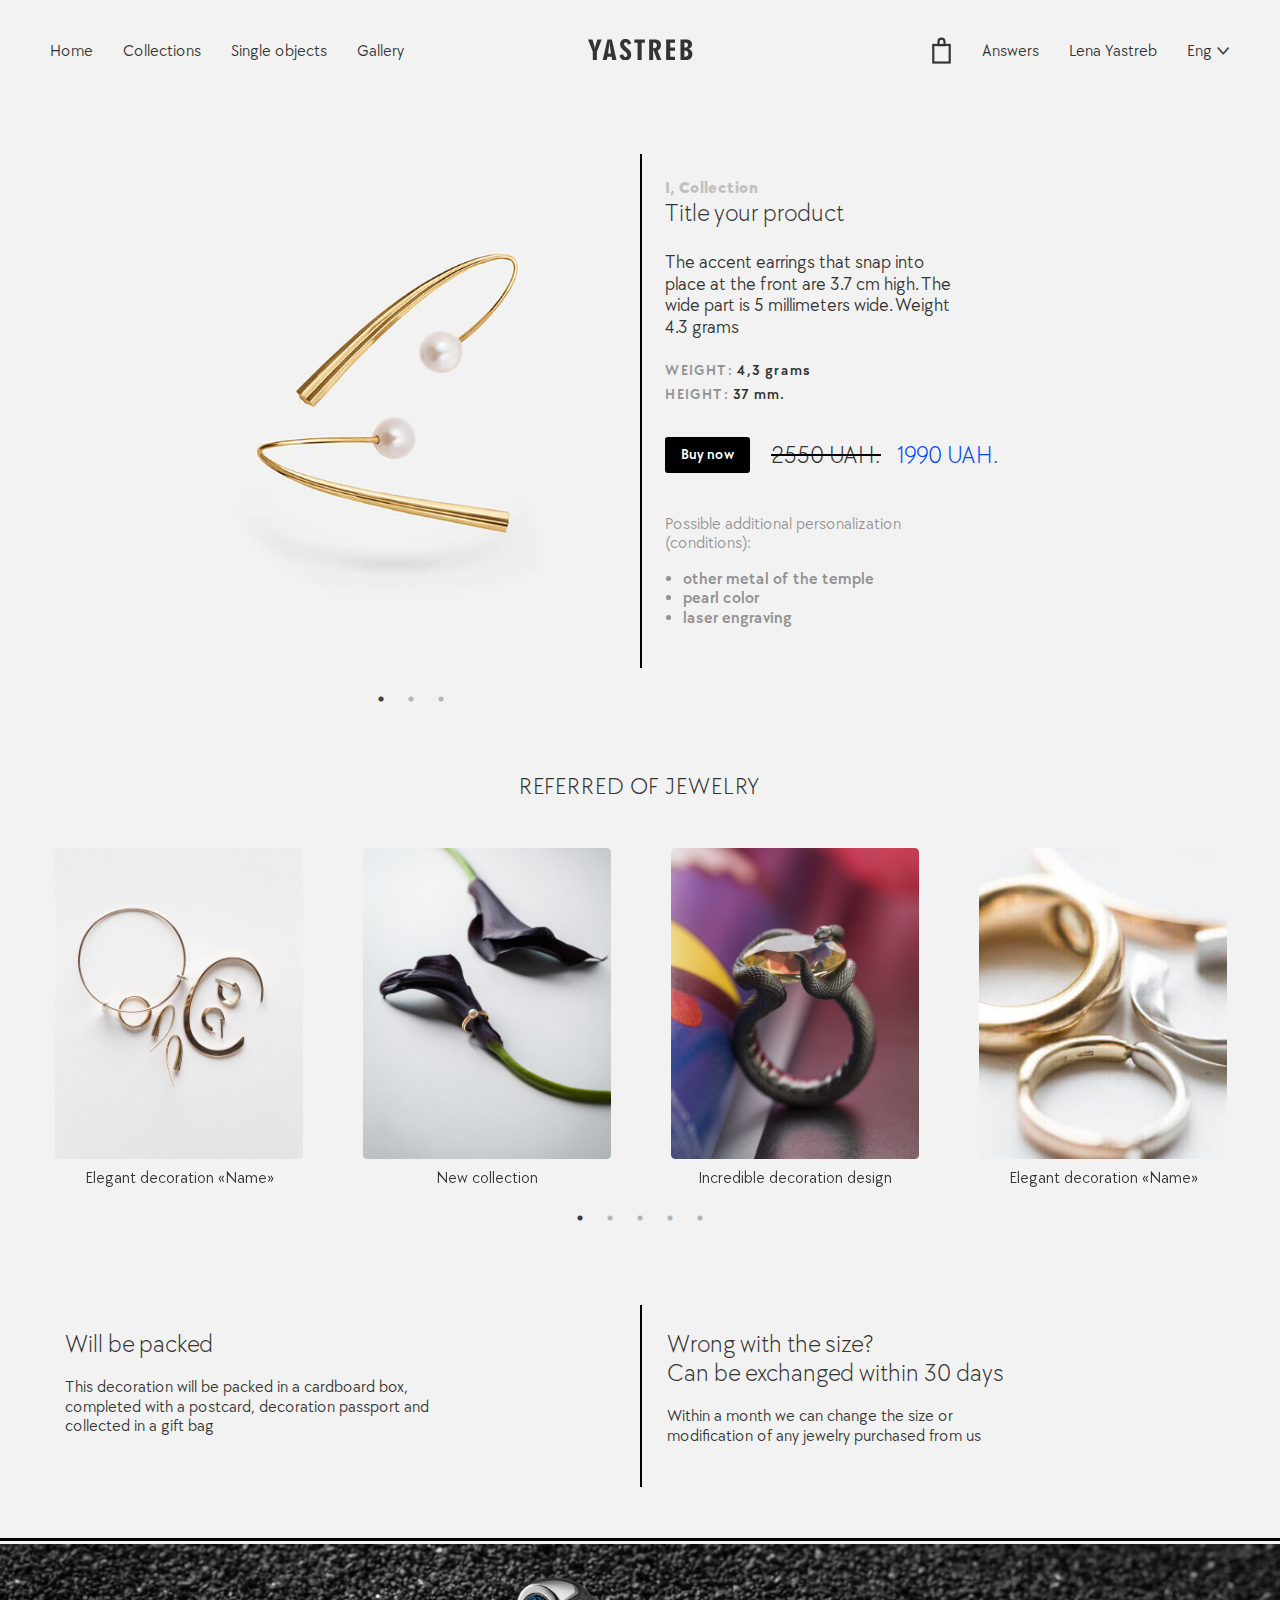
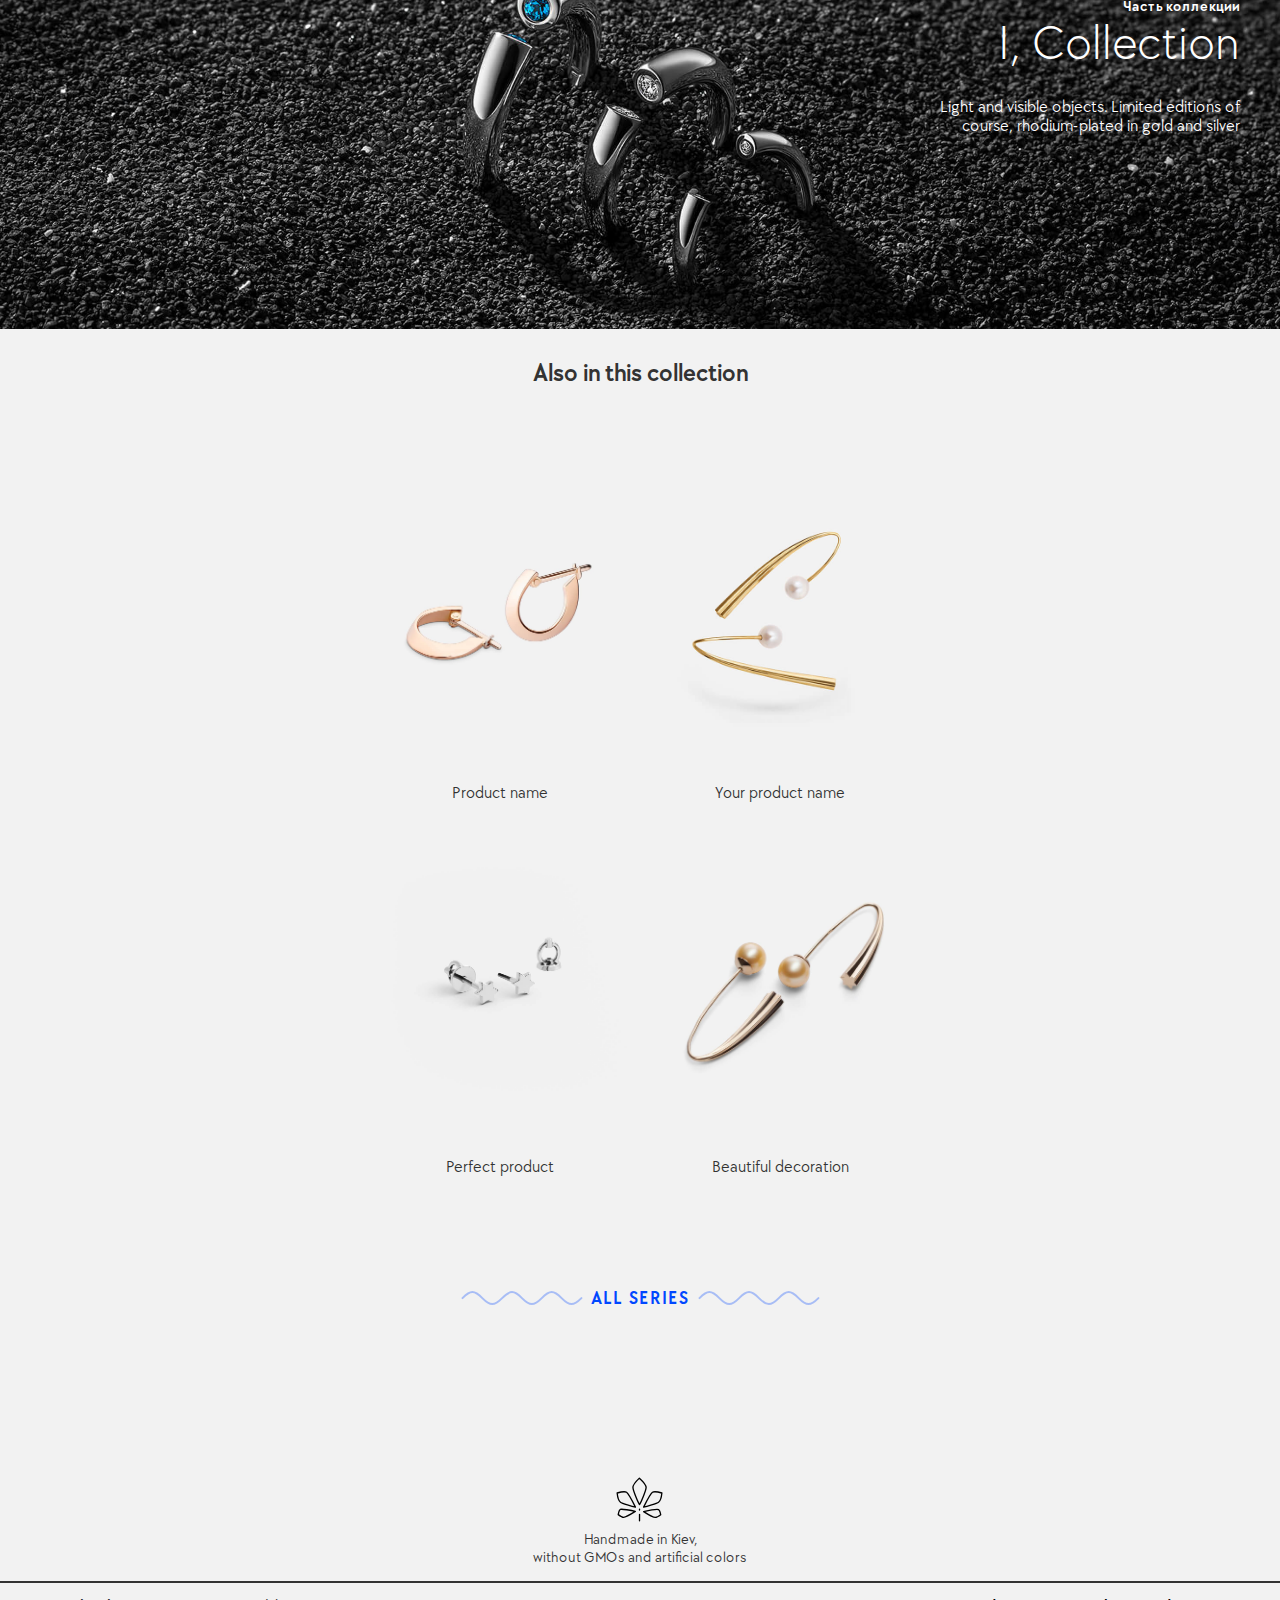
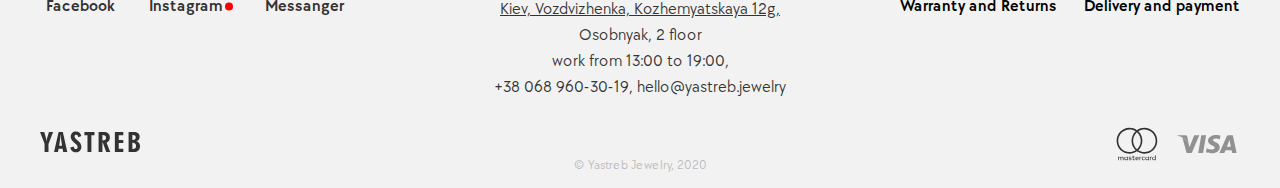
<file: product.html>
<!doctype html>
<html lang="en">
<head>
  <meta charset="UTF-8">
  <meta name="viewport" content="width=device-width, initial-scale=1.0">
  <meta http-equiv="X-UA-Compatible" content="ie=edge">
  <link rel="icon" href="img/favicon.png"/>
  <link rel="stylesheet" href="css/style.css">
  <title>Product | Yastreb</title>
</head>
<body>

<div id="wrapper" class="single-product">
  <header id="header" class="header ">
    <nav class="menu">
      <a class="header__back-ico popup-holder__header-back link--black" data-popup="close" href="index.html">
        <i class="icon-back"></i>
      </a>
      <svg class="menu__cart-mobile-ico cart-ico" viewBox="0 0 19 25" xmlns="http://www.w3.org/2000/svg">
        <path d="M6.7373 4.2125C6.7373 2.68681 7.97412 1.45 9.4998 1.45C11.0255 1.45 12.2623 2.68681 12.2623 4.2125V7.5125H6.7373V4.2125Z"/>
        <rect x="1.8999" y="7.3625" width="15.2" height="16.275"/>
      </svg>
      <a href="#" class="opener menu__opener"><span></span></a>
      <div class="drop">
        <div class="drop-list">
          <div class="menu__main">
            <ul class="menu-list">
              <li class="menu-list--border-bottom"><a href="home.html" class="menu-list--active">Home</a></li>
              <li><a href="collections.html">Collections</a></li>
              <li><a href="gallery.html">Single objects</a></li>
              <li class="menu-list--border-bottom"><a href="media.html">Gallery</a></li>
            </ul>
          </div>
          <div class="menu__secondary">
            <ul class="menu-list">
              <li class="menu__cart-ico">
                <svg class="cart-ico" viewBox="0 0 19 25" xmlns="http://www.w3.org/2000/svg">
                  <path d="M6.7373 4.2125C6.7373 2.68681 7.97412 1.45 9.4998 1.45C11.0255 1.45 12.2623 2.68681 12.2623 4.2125V7.5125H6.7373V4.2125Z"/>
                  <rect x="1.8999" y="7.3625" width="15.2" height="16.275"/>
                </svg>
              </li>
              <li><a href="#">Answers</a></li>
              <li><a href="#">Lena Yastreb</a></li>
              <li><a href="#" data-open-popup="pp_language">Eng <i class="icon-ctrl"></i></a></li>
            </ul>
          </div>
        </div>
      </div>
    </nav>

    <div class="logo ">
      <strong class="logo__img">
        <a href="./">
          <svg viewBox="0 0 147 30" fill="none" xmlns="http://www.w3.org/2000/svg">
            <path d="M129.482 29.4332V0.566793H136.839C139.727 0.566793 141.921 1.16693 143.422 2.36052C144.916 3.54745 145.67 5.28784 145.67 7.55501C145.67 9.20204 145.23 10.5557 144.343 11.6159C143.449 12.6695 142.168 13.3763 140.507 13.7164C142.382 14.2032 143.789 15.07 144.743 16.3103C145.703 17.5439 146.177 19.1309 146.177 21.078C146.177 23.6386 145.356 25.6657 143.709 27.1727C142.068 28.6797 139.827 29.4332 136.992 29.4332H129.482ZM134.992 24.9389C135.072 24.9389 135.178 24.9389 135.332 24.9522C135.485 24.9655 135.592 24.9722 135.652 24.9722C137.199 24.9722 138.38 24.5988 139.214 23.8653C140.047 23.1251 140.467 22.0782 140.467 20.7113C140.467 19.2443 140.054 18.1307 139.227 17.3772C138.4 16.6237 137.179 16.2436 135.572 16.2436H134.992V24.9389ZM134.992 11.9226C135.132 11.9493 135.272 11.9693 135.392 11.9693C135.525 11.976 135.699 11.976 135.912 11.976C137.193 11.976 138.186 11.6626 138.893 11.0425C139.607 10.409 139.961 9.52212 139.961 8.37519C139.961 7.2216 139.587 6.32807 138.847 5.70127C138.106 5.07446 137.059 4.76106 135.678 4.76106C135.612 4.76106 135.492 4.76773 135.332 4.78106C135.178 4.78773 135.065 4.7944 134.985 4.7944V11.9226H134.992ZM109.419 29.4332V0.566793H121.792V5.10113H115.122V12.016H121.792V16.4703H115.122V24.7855H121.792V29.4332H109.419ZM91.2371 12.9229C91.3105 12.9229 91.4172 12.9229 91.564 12.9429C91.7174 12.9562 91.8241 12.9629 91.8975 12.9629C93.3515 12.9629 94.4787 12.6028 95.2791 11.876C96.0795 11.1558 96.4797 10.1423 96.4797 8.84196C96.4797 7.54168 96.0862 6.54812 95.2991 5.88131C94.5054 5.20782 93.3448 4.87442 91.8174 4.87442H91.2371V12.9229ZM85.6478 29.4332V0.566793H92.7445C95.846 0.566793 98.1872 1.24694 99.7746 2.61391C101.362 3.98088 102.149 5.99467 102.149 8.66192C102.149 10.509 101.736 12.056 100.908 13.3096C100.081 14.5699 98.8942 15.4568 97.3668 15.9502L102.689 29.4399H96.7465L91.7841 15.8369H91.2371V29.4399H85.6478V29.4332ZM69.4133 29.4332V5.4012H64.8978V0.566793H79.6583V5.4012H75.1027V29.4332H69.4133ZM44.2546 22.8251L49.3037 21.4981C49.4504 22.705 49.8039 23.6319 50.3575 24.2854C50.9111 24.9522 51.6181 25.2723 52.4652 25.2723C53.2189 25.2723 53.8325 25.0122 54.2994 24.4788C54.7663 23.9453 55.0064 23.2585 55.0064 22.3916C55.0064 21.5781 54.7663 20.8113 54.2861 20.0845C53.8058 19.3576 52.6986 18.2774 50.9711 16.8437C48.5833 14.8566 46.9759 13.1963 46.1355 11.8493C45.2951 10.5023 44.8749 9.05534 44.8749 7.50167C44.8749 5.24116 45.5819 3.4341 46.9892 2.05379C48.3966 0.686819 50.2508 0 52.5386 0C54.733 0 56.5005 0.54012 57.8411 1.61369C59.1684 2.69393 60.0422 4.28095 60.4424 6.38809L55.7735 7.96844C55.6401 6.80151 55.3266 5.92132 54.8463 5.32118C54.3661 4.72105 53.7258 4.42098 52.9388 4.42098C52.1984 4.42098 51.6048 4.66104 51.1512 5.13447C50.691 5.61458 50.4642 6.24805 50.4642 7.0349C50.4642 8.40854 51.7115 10.1089 54.1994 12.1227C54.8063 12.6095 55.2665 12.9829 55.5934 13.2429C57.3876 14.7766 58.6548 16.1969 59.3819 17.4839C60.1155 18.7708 60.4824 20.1978 60.4824 21.7448C60.4824 24.2721 59.742 26.2858 58.268 27.7595C56.7939 29.2398 54.793 29.9867 52.2651 29.9867C50.0507 29.9867 48.2365 29.3599 46.8358 28.0996C45.4352 26.846 44.5814 25.0856 44.2546 22.8251ZM20.5299 29.4332L27.2131 0.566793H33.3694L39.8792 29.4332H33.8763L33.0692 24.7522H27.2131L26.2393 29.4332H20.5299ZM28.0601 20.3645H32.2221L30.8682 11.2625C30.7681 10.529 30.6681 9.60213 30.5747 8.48188C30.4813 7.36164 30.4013 6.11469 30.3412 4.73439H29.9811C29.8543 6.37475 29.7409 7.8084 29.6209 9.03534C29.5142 10.2623 29.4208 11.0425 29.3541 11.3759L28.0601 20.3645ZM6.66987 29.4332V17.6439L0 0.566793H6.21632L8.41738 8.12847C8.76421 9.3154 9.031 10.3756 9.21776 11.3025C9.41119 12.2227 9.55792 13.1696 9.66464 14.1431C9.80471 12.9229 9.97146 11.8026 10.1716 10.7691C10.3716 9.7355 10.6051 8.77528 10.8652 7.90842L13.0863 0.566793H19.1492L12.406 17.8373V29.4332H6.66987Z"/>
          </svg>
        </a>
      </strong>


    </div>

  </header>
  <main>

    <div class="container">
        <div class="product-card">
          <div class="product-card__container photos-container">
            <div class="photo-slider photo-slick-slider">
              <img src="img/product_23.jpg" alt="product">
              <img src="img/product_23.jpg" alt="product">
              <img src="img/product_23.jpg" alt="product">
            </div>
          </div>
          <div class="product-card__container product-info-container">
            <div class="product-info">
              <small class="product-info__collection"><a href="#">I, Collection</a></small>
              <h1 class="product-info__title">Title your product</h1>
              <div class="product-info__description">
                <p>The accent earrings that snap into place at the front are 3.7 cm high. The wide part is 5 millimeters wide. Weight 4.3 grams</p>
              </div>

              <ul class="product-info__options product-options">
                <li><span class="option-name">Weight:</span> 4,3 grams</li>
                <li><span class="option-name">Height:</span> 37 mm.</li>
              </ul>

              <div class="product-info__buy-block">
                <button class="btn">Buy now</button>
                <div class="product-info__product-price">
                  <span class="price price--old">2550 UAH.</span>
                  <span class="price price--sale">1990 UAH.</span>
                </div>
              </div>

              <div class="add-options">
                <p>Possible additional personalization (conditions):</p>
                <ul>
                  <li>other metal of the temple</li>
                  <li>pearl color</li>
                  <li>laser engraving</li>
                </ul>
              </div>
            </div>
          </div>
        </div>
      </div>

    <div class="container">
        <div class="product-list-slider">
          <div class="product-list-slider__title">Referred of jewelry</div>

          <div class="photo-list-slider photo-4-slick-slider">
            <div>
              <a href="product.html">
                <div class="photo-list-slider__item">
                  <div class="product-preview">
                    <figure class="product-preview__inner">
                      <img class="product-preview__img" src="img/collections-bg-photo_3.jpg" alt="Макака на дереве">
                      <figcaption class="product-preview__horizontal-text">Elegant decoration «Name»</figcaption>
                    </figure>
                  </div>
                </div>
              </a>
            </div>

            <div>
              <a href="product.html">
                <div class="photo-list-slider__item">
                  <div class="product-preview products-list-slider__product-preview">
                    <figure class="product-preview__inner">
                      <img class="product-preview__img" src="img/product_3.jpg" alt="Макака на дереве">
                      <figcaption class="product-preview__horizontal-text">New collection</figcaption>
                    </figure>
                  </div>
                </div>
              </a>
            </div>

            <div>
              <a href="product.html">
                <div class="photo-list-slider__item">
                  <div class="product-preview products-list-slider__product-preview">
                    <figure class="product-preview__inner">
                      <img class="product-preview__img" src="img/product_27.jpg" alt="Макака на дереве">
                      <figcaption class="product-preview__horizontal-text">Incredible decoration design</figcaption>
                    </figure>
                  </div>
                </div>
              </a>
            </div>

            <div>
              <a href="product.html">
                <div class="photo-list-slider__item">
                  <div class="product-preview products-list-slider__product-preview">
                    <figure class="product-preview__inner">
                      <img class="product-preview__img" src="img/product_9.jpg" alt="Макака на дереве">
                      <figcaption class="product-preview__horizontal-text">Elegant decoration «Name»</figcaption>
                    </figure>
                  </div>
                </div>
              </a>
            </div>

            <div>
              <a href="product.html">
                <div class="photo-list-slider__item">
                  <div class="product-preview products-list-slider__product-preview">
                    <figure class="product-preview__inner">
                      <img class="product-preview__img" src="img/product_7.jpg" alt="Макака на дереве">
                      <figcaption class="product-preview__horizontal-text">New collection</figcaption>
                    </figure>
                  </div>
                </div>
              </a>
            </div>
          </div>
        </div>
      </div>

    <div class="product-text-section">
      <div class="container">
        <ul class="product-text-section__list">
          <li class="product-text-section__item">
            <div class="product-text-section__item-content text-block toggle">
              <div class="product-text-section__title text-block__title toggle__trigger">Will be packed</div>
              <div class="product-text-section__body text-block__text toggle__content">
                <p>This decoration will be packed in a cardboard box, completed with a postcard, decoration passport and collected in a gift bag</p>
              </div>
            </div>
          </li>
          <li class="product-text-section__item">
            <div class="product-text-section__item-content text-block toggle">
              <div class="text-block__title toggle__trigger">Wrong with the size?<br>Can be exchanged within 30 days</div>
              <div class="text-block__text toggle__content">
                <p>Within a month we can change the size or modification of any jewelry purchased from us</p>
              </div>
            </div>
          </li>
        </ul>
      </div>
    </div>

    <section class="hero hero--text-white">
      <div class="product__hero-bg-img hero__bg-img" style="background-image: url(img/hero.jpg)"></div>
      <div class="container hero__container">
        <div class="hero__content">
          <small>Часть коллекции</small>
          <h2>I, Collection</h2>
          <p>Light and visible objects. Limited editions of course, rhodium-plated in gold and silver</p>
        </div>
      </div>
    </section>

    <div class="product-list">
      <div class="container">
        <div class="h4 product-list__title">Also in this collection</div>
        <ul class="product-items product-items--col-2">
          <li class="product-items__item">
            <a href="product.html">
              <div class="product-preview product-items__product-preview">
                <figure class="product-preview__inner product-text">
                  <img class="product-preview__img" src="img/product_22.jpg" alt="Product name">
                  <figcaption class="product-preview__horizontal-text product-preview__horizontal-text--text-center">Product name</figcaption>
                </figure>
              </div>
            </a>
          </li>
          <li class="product-items__item">
            <a href="product.html">
              <div class="product-preview product-items__product-preview">
                <figure class="product-preview__inner product-text">
                  <img class="product-preview__img" src="img/product_23.jpg" alt="Product name">
                  <figcaption class="product-preview__horizontal-text product-preview__horizontal-text--text-center">Your product name</figcaption>
                </figure>
              </div>
            </a>
          </li>
          <li class="product-items__item">
            <a href="product.html">
              <div class="product-preview product-items__product-preview">
                <figure class="product-preview__inner product-text">
                  <img class="product-preview__img" src="img/product_24.jpg" alt="Product name">
                  <figcaption class="product-preview__horizontal-text product-preview__horizontal-text--text-center">Perfect product</figcaption>
                </figure>
              </div>
            </a>
          </li>
          <li class="product-items__item">
            <a href="product.html">
              <div class="product-preview product-items__product-preview">
                <figure class="product-preview__inner product-text">
                  <img class="product-preview__img" src="img/product_25.jpg" alt="Product name">
                  <figcaption class="product-preview__horizontal-text product-preview__horizontal-text--text-center">Beautiful decoration</figcaption>
                </figure>
              </div>
            </a>
          </li>
        </ul>

        <div class="more-link">
          <a class="more-link__link more-link__link--wave" href="#">All series</a>
        </div>
      </div>
    </div>
  </main>


  <footer id="footer">
      <div class="made">
          <img src="img/kiev_logo.svg" alt="Киев">
          <div class="made__text">
            Handmade in Kiev,<br>
            without GMOs and artificial colors
          </div>
      </div>

      <div class="container">
          <nav>
              <ul class="footer-nav footer-nav-left">
                  <li><a href="#">Facebook</a></li>
                  <li><a href="#" class="menu-item-decor">Instagram</a></li>
                  <li><a href="#">Messanger</a></li>
              </ul>
          </nav>
          <div class="contacts">
              <div class="show-map">
                  <img src="img/marker_map.svg" alt="Маркер на карте">
                  <span class="show-map__text">Show on the map</span>
              </div>
              <address>
                  <a class="link-map" href="https://goo.gl/maps/LA6kUesAxVRnUq699">Kiev, Vozdvizhenka, Kozhemyatskaya 12g,</a>
                  <br>Osobnyak, 2 floor
                  <br>work from 13:00 to 19:00,<br>
                  <a href="tel: +380689603019">+38 068 960-30-19</a>,
                  <a href="mailto:hello@yastreb.jewelry">hello@yastreb.jewelry</a>
              </address>
          </div>
          <nav>
              <ul class="footer-nav footer-nav-right">
                  <li><a href="static-page.html">Warranty and Returns</a></li>
                  <li><a href="static-page.html">Delivery and payment</a></li>
              </ul>
          </nav>

          <div class="footer-icons">
              <div class="footer-icons__logo">
                  <a href="./">
                      <svg class="footer__logo"  viewBox="0 0 106 22" xmlns="http://www.w3.org/2000/svg">
                          <path d="M93.8981 21.5844V0.415648H99.2332C101.328 0.415648 102.919 0.855746 104.007 1.73105C105.091 2.60147 105.637 3.87775 105.637 5.54034C105.637 6.74817 105.318 7.74083 104.675 8.51834C104.027 9.29095 103.098 9.80929 101.893 10.0587C103.253 10.4156 104.273 11.0513 104.965 11.9609C105.661 12.8655 106.005 14.0293 106.005 15.4572C106.005 17.335 105.41 18.8215 104.215 19.9266C103.025 21.0318 101.4 21.5844 99.3445 21.5844H93.8981ZM97.8934 18.2885C97.9514 18.2885 98.0288 18.2885 98.1401 18.2983C98.2513 18.3081 98.3287 18.313 98.3723 18.313C99.4944 18.313 100.351 18.0391 100.955 17.5012C101.56 16.9584 101.864 16.1907 101.864 15.1883C101.864 14.1125 101.565 13.2958 100.965 12.7433C100.365 12.1907 99.4799 11.912 98.3142 11.912H97.8934V18.2885ZM97.8934 8.74328C97.995 8.76284 98.0965 8.77751 98.1836 8.77751C98.2804 8.7824 98.4061 8.7824 98.5609 8.7824C99.4896 8.7824 100.21 8.55257 100.723 8.0978C101.241 7.63325 101.497 6.98288 101.497 6.14181C101.497 5.29584 101.226 4.64059 100.689 4.18093C100.152 3.72127 99.3928 3.49144 98.3916 3.49144C98.3432 3.49144 98.2562 3.49633 98.1401 3.50611C98.0288 3.511 97.9466 3.51589 97.8886 3.51589V8.74328H97.8934ZM79.3488 21.5844V0.415648H88.3212V3.74083H83.4844V8.81174H88.3212V12.0782H83.4844V18.176H88.3212V21.5844H79.3488ZM66.1635 9.47677C66.2167 9.47677 66.2941 9.47677 66.4005 9.49144C66.5118 9.50122 66.5892 9.50611 66.6424 9.50611C67.6968 9.50611 68.5143 9.24205 69.0947 8.70905C69.6751 8.18093 69.9653 7.43765 69.9653 6.48411C69.9653 5.53056 69.6799 4.80196 69.1092 4.31296C68.5336 3.81907 67.692 3.57457 66.5844 3.57457H66.1635V9.47677ZM62.1102 21.5844V0.415648H67.2567C69.5058 0.415648 71.2036 0.914425 72.3547 1.91687C73.5059 2.91932 74.0767 4.39609 74.0767 6.35208C74.0767 7.7066 73.7768 8.84107 73.177 9.76039C72.5772 10.6846 71.7163 11.335 70.6086 11.6968L74.4684 21.5892H70.1588L66.5602 11.6137H66.1635V21.5892H62.1102V21.5844ZM50.3373 21.5844V3.96088H47.0627V0.415648H57.7667V3.96088H54.4632V21.5844H50.3373ZM32.0926 16.7384L35.7541 15.7653C35.8605 16.6504 36.1169 17.3301 36.5184 17.8093C36.9198 18.2983 37.4325 18.533 38.0468 18.533C38.5934 18.533 39.0384 18.3423 39.377 17.9511C39.7155 17.5599 39.8897 17.0562 39.8897 16.4205C39.8897 15.824 39.7155 15.2616 39.3673 14.7286C39.019 14.1956 38.2161 13.4034 36.9634 12.3521C35.2318 10.8949 34.0661 9.67726 33.4566 8.68949C32.8472 7.70171 32.5425 6.64059 32.5425 5.50122C32.5425 3.84352 33.0552 2.51834 34.0757 1.50611C35.0963 0.503667 36.441 0 38.1 0C39.6913 0 40.9731 0.396088 41.9453 1.18337C42.9079 1.97555 43.5415 3.13936 43.8317 4.6846L40.4459 5.84352C40.3492 4.98777 40.1218 4.3423 39.7736 3.9022C39.4253 3.4621 38.961 3.24205 38.3902 3.24205C37.8533 3.24205 37.4229 3.41809 37.094 3.76528C36.7602 4.11736 36.5958 4.58191 36.5958 5.15892C36.5958 6.16626 37.5003 7.4132 39.3044 8.88997C39.7446 9.24694 40.0783 9.52078 40.3153 9.71149C41.6164 10.8362 42.5354 11.8777 43.0626 12.8215C43.5947 13.7653 43.8607 14.8117 43.8607 15.9462C43.8607 17.7995 43.3238 19.2763 42.2549 20.357C41.1859 21.4425 39.7349 21.9902 37.9017 21.9902C36.2959 21.9902 34.9802 21.5306 33.9645 20.6064C32.9488 19.687 32.3296 18.3961 32.0926 16.7384ZM14.8879 21.5844L19.7344 0.415648H24.1989L28.9196 21.5844H24.5665L23.9812 18.1516H19.7344L19.0282 21.5844H14.8879ZM20.3487 14.934H23.3669L22.385 8.25917C22.3125 7.72127 22.2399 7.04156 22.1722 6.22005C22.1045 5.39853 22.0465 4.48411 22.0029 3.47188H21.7417C21.6498 4.67482 21.5676 5.72616 21.4805 6.62592C21.4031 7.52567 21.3354 8.0978 21.2871 8.3423L20.3487 14.934ZM4.83687 21.5844V12.9389L0 0.415648H4.50796L6.10413 5.96088C6.35565 6.8313 6.54912 7.6088 6.68455 8.28851C6.82482 8.96332 6.93123 9.6577 7.00862 10.3716C7.1102 9.47677 7.23112 8.65526 7.37623 7.89731C7.52133 7.13936 7.69062 6.43521 7.87926 5.79951L9.48994 0.415648H13.8867L8.99658 13.0807V21.5844H4.83687Z"/>
                      </svg>
                  </a>
              </div>

              <div class="payment-icons">
                  <svg width="42" height="34" viewBox="0 0 42 34" xmlns="http://www.w3.org/2000/svg">
                      <path d="M7.59257 33.1974V31.0409C7.59257 30.2144 7.09285 29.6729 6.27257 29.6729C5.83885 29.6729 5.37685 29.8154 5.05628 30.2809C4.80171 29.8819 4.45285 29.6729 3.91542 29.6729C3.50999 29.6539 3.12342 29.8439 2.87828 30.1764V29.7394H2.19942V33.1974H2.87828V31.2214C2.87828 30.6134 3.23657 30.3189 3.73628 30.3189C4.23599 30.3189 4.51885 30.6419 4.51885 31.2214V33.2069H5.19771V31.2214C5.19771 30.6134 5.556 30.3189 6.05571 30.3189C6.55542 30.3189 6.83828 30.6419 6.83828 31.2214V33.2069L7.59257 33.1974ZM18.7371 29.7774H17.4831V28.7324H16.8043V29.7774H16.0971V30.3854H16.8137V32.0099C16.8137 32.7984 17.0966 33.2734 17.9546 33.2734C18.2751 33.2639 18.5957 33.1784 18.8786 33.0169L18.6617 32.4089C18.4731 32.5324 18.2469 32.5894 18.0206 32.5894C17.6623 32.5894 17.4831 32.3709 17.4831 32.0099V30.3569H18.7371V29.7774ZM25.1014 29.6729C24.7243 29.6634 24.3754 29.8534 24.168 30.1764V29.7394H23.4892V33.1974H24.168V31.2594C24.168 30.6799 24.4509 30.3189 24.9223 30.3189C25.0826 30.3284 25.2334 30.3474 25.3843 30.3949L25.6012 29.7489C25.4409 29.7014 25.2712 29.6824 25.1014 29.6729ZM15.4843 30.0339C15.126 29.7774 14.6263 29.6729 14.0889 29.6729C13.2309 29.6729 12.6934 30.0719 12.6934 30.7559C12.6934 31.3354 13.0894 31.6584 13.8343 31.7629L14.1926 31.8009C14.5886 31.8769 14.8337 32.0194 14.8337 32.1999C14.8337 32.4564 14.5509 32.6369 14.0134 32.6369C13.608 32.6464 13.2026 32.5229 12.8726 32.2759L12.5143 32.8174C13.014 33.1784 13.6269 33.2544 13.9851 33.2544C14.9846 33.2544 15.522 32.7889 15.522 32.1334C15.522 31.5254 15.0883 31.2309 14.3434 31.1264L13.9851 31.0884C13.6646 31.0504 13.3817 30.9459 13.3817 30.7274C13.3817 30.4709 13.6646 30.2904 14.0606 30.2904C14.4943 30.2904 14.9186 30.4709 15.1354 30.5754L15.4843 30.0339ZM25.8557 31.4684C25.8557 32.5134 26.5346 33.2734 27.6472 33.2734C28.1469 33.2734 28.5052 33.1689 28.8634 32.8744L28.5052 32.3329C28.2506 32.5419 27.9394 32.6559 27.6094 32.6559C27.006 32.6559 26.5346 32.1904 26.5346 31.5064C26.5346 30.8224 26.9966 30.3569 27.6094 30.3569C27.9394 30.3569 28.2506 30.4709 28.5052 30.6799L28.8634 30.1384C28.5052 29.8534 28.1469 29.7394 27.6472 29.7394C26.5629 29.6729 25.8557 30.4329 25.8557 31.4684ZM21.066 29.6729C20.0666 29.6729 19.3877 30.3949 19.3877 31.4779C19.3877 32.5609 20.1043 33.2829 21.1414 33.2829C21.6412 33.2924 22.1409 33.1309 22.5369 32.8174L22.1786 32.3139C21.8957 32.5419 21.5374 32.6654 21.1791 32.6749C20.7171 32.6749 20.2174 32.3899 20.142 31.7724H22.6783V31.4874C22.6689 30.3949 22.0277 29.6729 21.066 29.6729ZM21.0283 30.3189C21.528 30.3189 21.8863 30.6419 21.924 31.1834H20.0666C20.1703 30.6799 20.4909 30.3189 21.0283 30.3189ZM11.7694 31.4684V29.7394H11.0906V30.1764C10.836 29.8534 10.4871 29.6729 9.978 29.6729C9.01628 29.6729 8.29971 30.4329 8.29971 31.4779C8.29971 32.5229 9.01628 33.2829 9.978 33.2829C10.4777 33.2829 10.836 33.1024 11.0906 32.7794V33.2164H11.7694V31.4684ZM9.01628 31.4684C9.01628 30.8224 9.41228 30.3189 10.0911 30.3189C10.7323 30.3189 11.1283 30.8224 11.1283 31.4684C11.1283 32.1524 10.6946 32.6179 10.0911 32.6179C9.41228 32.6559 9.01628 32.1239 9.01628 31.4684ZM35.4352 29.6729C35.058 29.6634 34.7092 29.8534 34.5017 30.1764V29.7394H33.8229V33.1974H34.5017V31.2594C34.5017 30.6799 34.7846 30.3189 35.256 30.3189C35.4163 30.3284 35.5672 30.3474 35.718 30.3949L35.9349 29.7489C35.7652 29.7014 35.5954 29.6824 35.4352 29.6729ZM32.7857 31.4684V29.7394H32.1069V30.1764C31.8523 29.8534 31.5034 29.6729 30.9943 29.6729C30.0326 29.6729 29.316 30.4329 29.316 31.4779C29.316 32.5229 30.0326 33.2829 30.9943 33.2829C31.494 33.2829 31.8523 33.1024 32.1069 32.7794V33.2164H32.7857V31.4684ZM30.0326 31.4684C30.0326 30.8224 30.4286 30.3189 31.1074 30.3189C31.7486 30.3189 32.1446 30.8224 32.1446 31.4684C32.1446 32.1524 31.7109 32.6179 31.1074 32.6179C30.4286 32.6559 30.0326 32.1239 30.0326 31.4684ZM39.6875 31.4684V28.3714H39.0086V30.1764C38.754 29.8534 38.4052 29.6729 37.896 29.6729C36.9343 29.6729 36.2177 30.4329 36.2177 31.4779C36.2177 32.5229 36.9343 33.2829 37.896 33.2829C38.3957 33.2829 38.754 33.1024 39.0086 32.7794V33.2164H39.6875V31.4684ZM36.9343 31.4684C36.9343 30.8224 37.3303 30.3189 38.0092 30.3189C38.6503 30.3189 39.0463 30.8224 39.0463 31.4684C39.0463 32.1524 38.6126 32.6179 38.0092 32.6179C37.3303 32.6654 36.9343 32.1239 36.9343 31.4684ZM37.5094 4.54541C33.0686 0.0709102 26.0632 -0.50859 20.9529 3.15841C17.0306 0.34641 11.8826 -0.0240899 7.602 2.19891C3.32142 4.42191 0.634277 8.86791 0.634277 13.7224C0.634277 18.5769 3.32142 23.0229 7.602 25.2459C11.8826 27.4689 17.0306 27.0984 20.9529 24.2864C24.8752 27.0984 30.0232 27.4689 34.3037 25.2459C38.5843 23.0229 41.2715 18.5769 41.2715 13.7224C41.2809 10.2739 39.9232 6.97741 37.5094 4.54541ZM20.9529 22.2249C16.2951 18.0639 15.8614 10.8914 19.9911 6.18891C20.2929 5.84691 20.6134 5.52391 20.9529 5.21991C25.6106 9.38091 26.0443 16.5629 21.9052 21.2559C21.6129 21.5979 21.2923 21.9209 20.9529 22.2249ZM13.5043 25.0559C7.29085 25.0559 2.25599 19.9829 2.25599 13.7224C2.25599 7.46191 7.29085 2.38891 13.5043 2.38891C15.6823 2.37941 17.8131 3.02541 19.6329 4.23191C14.4283 9.12441 14.1454 17.3419 19.0011 22.5859C19.1991 22.8044 19.416 23.0134 19.6329 23.2224C17.8131 24.4194 15.6823 25.0654 13.5043 25.0559ZM28.4014 25.0559C26.2234 25.0654 24.0926 24.4194 22.2729 23.2224C27.4774 18.3204 27.7509 10.1029 22.8952 4.85891C22.6972 4.64041 22.4897 4.44091 22.2729 4.23191C24.0926 3.02541 26.2234 2.37941 28.4014 2.38891C34.6149 2.38891 39.6497 7.46191 39.6497 13.7224C39.6592 19.9829 34.6243 25.0559 28.4014 25.0559Z"/>
                  </svg>
                  <svg width="66" height="38" viewBox="0 0 66 38" xmlns="http://www.w3.org/2000/svg">
                      <g opacity="0.5">
                          <path d="M24.2691 27.9964L27.2768 10.2409H32.076L29.0682 27.9964H24.2691ZM46.4168 10.6209C45.4645 10.2694 43.9748 9.87988 42.1174 9.87988C37.3748 9.87988 34.0277 12.2834 33.9994 15.7414C33.9711 18.2969 36.3848 19.7124 38.2045 20.5674C40.0714 21.4414 40.7031 21.9924 40.6937 22.7714C40.6842 23.9589 39.204 24.5004 37.818 24.5004C35.8945 24.5004 34.8762 24.2344 33.3017 23.5694L32.6794 23.2844L32.01 27.2554C33.132 27.7494 35.2062 28.1769 37.356 28.2054C42.4002 28.2054 45.6814 25.8209 45.7191 22.1444C45.738 20.1209 44.4557 18.5914 41.6837 17.3184C40.0054 16.5014 38.9777 15.9504 38.9871 15.1144C38.9871 14.3734 39.8545 13.5849 41.7402 13.5849C43.3148 13.5564 44.4462 13.9079 45.3325 14.2689L45.7662 14.4779L46.4168 10.6209ZM58.7777 10.2409H55.0628C53.9125 10.2409 53.0545 10.5544 52.5454 11.7134L45.4174 27.9774H50.4617C50.4617 27.9774 51.282 25.7924 51.4705 25.3079C52.0174 25.3079 56.9202 25.3174 57.618 25.3174C57.7594 25.9349 58.2025 27.9774 58.2025 27.9774H62.6622L58.7777 10.2409ZM52.8942 21.7074C53.2902 20.6814 54.8082 16.7484 54.8082 16.7484C54.78 16.7959 55.2042 15.7224 55.4494 15.0574L55.77 16.5869C55.77 16.5869 56.694 20.8239 56.8825 21.7169L52.8942 21.7074ZM20.196 10.2409L15.4911 22.3439L14.9914 19.8834C14.1145 17.0524 11.3897 13.9839 8.34424 12.4449L12.6437 27.9679L17.7257 27.9584L25.278 10.2409H20.196Z"/>
                          <path d="M11.1067 10.241H3.3658L3.2998 10.6115C9.32466 12.084 13.3129 15.6275 14.9629 19.9025L13.2752 11.742C12.9924 10.621 12.1438 10.279 11.1067 10.241Z"/>
                      </g>
                  </svg>
              </div>
          </div>
          <span class="copyright">&copy; <a href="#">Yastreb</a> Jewelry, 2020</span>
      </div>
  </footer>

  <div class="popup-holder language" id="pp_language">
    <div class="popup-small language__popup popup-holder__content">
      <ul class="language__list">
        <li><a href="#">Українська</a></li>
        <li><a href="#">Русский</a></li>
        <li><a href="#">English</a></li>
      </ul>
    </div>
  </div>

  <div id="cart" class="cart">

  <div class="cart-panel">

    <div class="cart-panel__header">
      <a class="cart-panel__ico" href="#">
        <i class="icon-Close cart-panel__close"></i>
        <i class=" icon-back cart-panel__arrow"></i>
      </a>
    </div>

    <ul class="cart-panel__product-list">
      <li>
        <div class="product-cart">
          <img class="product-cart__img" src="img/product_14.jpg" alt="Product in the cart">
          <div>
            <span class="product-cart__title">Mono Earring "Eternity" blue"</span>
            <span class="product-cart__price">2800 UAH</span>
          </div>
          <a class="product-cart__delete" href="#"><i class="icon-Close"></i></a>
        </div>
      </li>

      <li>
        <div class="product-cart">
          <img class="product-cart__img" src="img/product_23.jpg" alt="Product in the cart">
          <div>
            <span class="product-cart__title">Earrings "Mirror</span>
            <span class="product-cart__price">On order</span>
          </div>
          <a class="product-cart__delete" href="#"><i class="icon-Close"></i></a>
        </div>
      </li>
    </ul>

    <span class="cart-panel__total-sum">Total, including delivery: 2800 UAH</span>

    <div class="cart-panel__form-cart">
      <form action="/" class="nice-form">
        <fieldset>
          <legend>Contact information</legend>
          <label>Name
            <input type="text" name="name">
          </label>
          <label>Phone
            <input class="input--error" type="text" name="phone">
          </label>
          <label>E-mail (not necessary)
            <input type="email" name="email">
          </label>
          <label>Comments to the order: sizes, urgency, wishes
            <textarea name="message" cols="20" rows="5"></textarea>
          </label>
        </fieldset>

        <fieldset>
          <legend>Payment method</legend>
          <label>
            <input type="radio" name="pay" checked>
            <span class="fake-input"></span>
            <span class="fake-label">Pay by Visa / Mastercard online</span>
          </label>
          <label>
            <input type="radio" name="pay">
            <span class="fake-input"></span>
            <span class="fake-label">Pay upon receipt</span>
          </label>
          <label>
            <input type="radio" name="pay">
            <span class="fake-input"></span>
            <span class="fake-label">Transfer to card</span>
          </label>
        </fieldset>

        <fieldset>
          <legend>How i want to receive my order</legend>
          <label>
            <input type="radio" name="delivery" checked>
            <span class="fake-input"></span>
            <span class="fake-label">Pick up personally</span>
          </label>
          <label>
            <input type="radio" name="delivery">
            <span class="fake-input"></span>
            <span class="fake-label">Deliver by "Nova Poshta"</span>
          </label>
        </fieldset>
        
        

        <button type="button" class="btn">Delivery and payment</button>
        <a href="#">Just send a request</a>
      </form>
    </div>

    <div class="cart-panel__info cart-panel__info--text-error">
      <p>We need to know how to contact you, please leave your phone number or e-mail</p>
    </div>

    <div class="cart-panel__info">
      <p> We send my jewelry by New Mail, send it by courier in Kiev or personally in the showroom. After placing your order, we will contact you within 24 hours to clarify the details. </p>
      <p> You can pay with Visa \ Mastercard online, upon receipt or transfer to a card </p>
    </div>

    <div class="cart-panel__info cart-panel__info--text-green">
      <span class="cart-panel__info-title">Order with customization</span>
      <p>We will contact you to clarify the desired changes, cost and timing</p>
    </div>

    <div class="cart-panel__info cart-panel__info--thanks">
      <span class="cart-panel__info-title">Thanks!</span>
      <p>We will contact you as soon as possible, and the order was assigned the code 2342</p>
    </div>

    <div class="cart-panel__instagram cart-panel-instagram">

      <a href="#" class="cart-panel-instagram__ico link--black">
        <i class="icon-instagram"></i>
      </a>
      <div class="cart-panel-instagram__text">
        <p>While my guys are processing your order, check out my Instagram for beautiful pictures and new ideas</p>
      </div>


      <div class="cart-panel-instagram__photos">
        <div class="cart-panel-slick-slider">
          <div>
            <div class="cart-panel-instagram__photo">
              <img src="img/cart-inst_1.jpg" alt="cart-img">
            </div>
          </div>
          <div>
            <div class="cart-panel-instagram__photo">
              <img src="img/cart-inst_2.jpg" alt="cart-img">
            </div>
          </div>
          <div>
            <div class="cart-panel-instagram__photo">
              <img src="img/cart-inst_3.jpg" alt="cart-img">
            </div>
          </div>
          <div>
            <div class="cart-panel-instagram__photo">
              <img src="img/cart-inst_4.jpg" alt="cart-img">
            </div>
          </div>
          <div>
            <div class="cart-panel-instagram__photo">
              <img src="img/cart-inst_5.jpg" alt="cart-img">
            </div>
          </div>
          <div>
            <div class="cart-panel-instagram__photo">
              <img src="img/cart-inst_4.jpg" alt="cart-img">
            </div>
          </div>
        </div>
      </div>
    </div>

    <span class="cart-panel__text-close link cart-panel__close">Close</span>
  </div>
</div>

  </div> <!-- end wrapper -->

  <script src="js/main.js"></script>
</body>
</html>
</file>
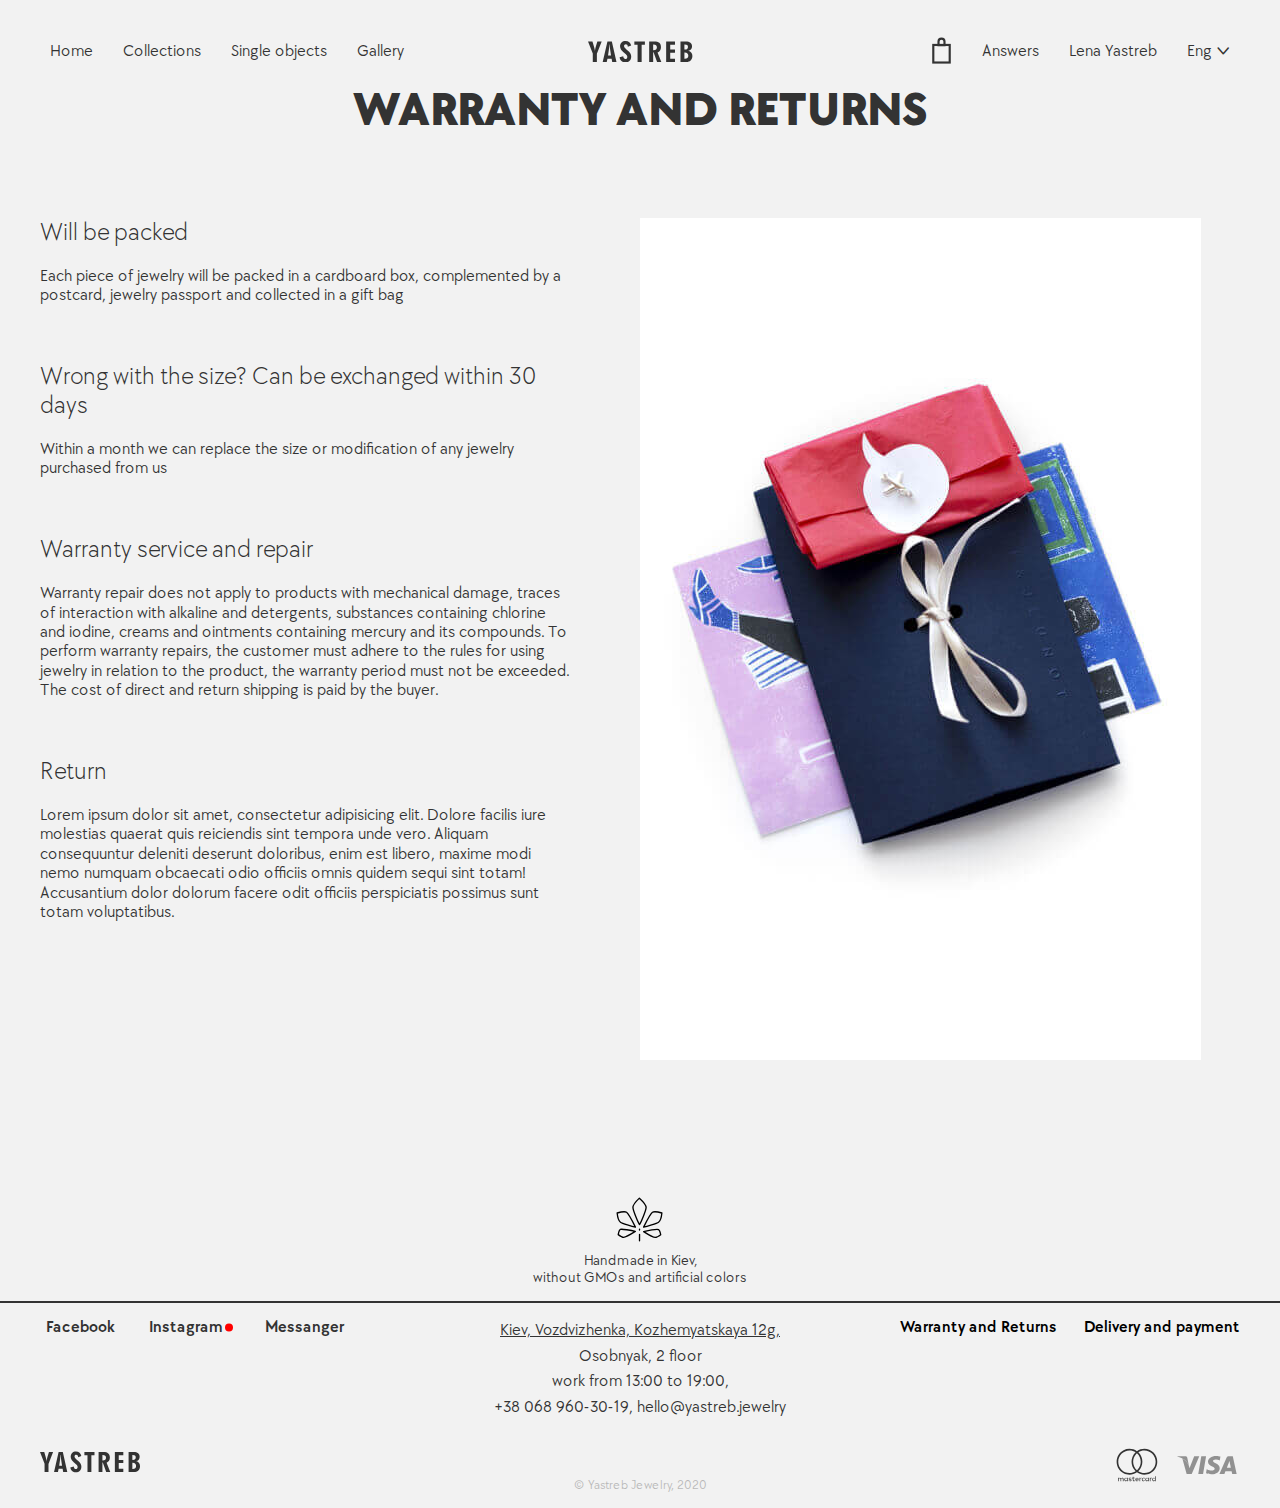
<file: static-page.html>
<!doctype html>
<html lang="en">
<head>
  <meta charset="UTF-8">
  <meta name="viewport" content="width=device-width, initial-scale=1.0">
  <meta http-equiv="X-UA-Compatible" content="ie=edge">
  <link rel="icon" href="img/favicon.png"/>
  <link rel="stylesheet" href="css/style.css">
  <title>Single Page | Yastreb</title>
</head>
<body>

<div id="wrapper" class="static-page">
  <header id="header" class="header ">
    <nav class="menu">
      <a class="header__back-ico popup-holder__header-back link--black" data-popup="close" href="index.html">
        <i class="icon-back"></i>
      </a>
      <svg class="menu__cart-mobile-ico cart-ico" viewBox="0 0 19 25" xmlns="http://www.w3.org/2000/svg">
        <path d="M6.7373 4.2125C6.7373 2.68681 7.97412 1.45 9.4998 1.45C11.0255 1.45 12.2623 2.68681 12.2623 4.2125V7.5125H6.7373V4.2125Z"/>
        <rect x="1.8999" y="7.3625" width="15.2" height="16.275"/>
      </svg>
      <a href="#" class="opener menu__opener"><span></span></a>
      <div class="drop">
        <div class="drop-list">
          <div class="menu__main">
            <ul class="menu-list">
              <li class="menu-list--border-bottom"><a href="index.html" class="menu-list--active">Home</a></li>
              <li><a href="collections.html">Collections</a></li>
              <li><a href="gallery.html">Single objects</a></li>
              <li class="menu-list--border-bottom"><a href="media.html">Gallery</a></li>
            </ul>
          </div>
          <div class="menu__secondary">
            <ul class="menu-list">
              <li class="menu__cart-ico">
                <svg class="cart-ico" viewBox="0 0 19 25" xmlns="http://www.w3.org/2000/svg">
                  <path d="M6.7373 4.2125C6.7373 2.68681 7.97412 1.45 9.4998 1.45C11.0255 1.45 12.2623 2.68681 12.2623 4.2125V7.5125H6.7373V4.2125Z"/>
                  <rect x="1.8999" y="7.3625" width="15.2" height="16.275"/>
                </svg>
              </li>
              <li><a href="#">Answers</a></li>
              <li><a href="#">Lena Yastreb</a></li>
              <li><a href="#" data-open-popup="pp_language">Eng <i class="icon-ctrl"></i></a></li>
            </ul>
          </div>
        </div>
      </div>
    </nav>

    <div class="logo logo--with-title">
      <strong class="logo__img">
        <a href="#">
          <svg viewBox="0 0 147 30" fill="none" xmlns="http://www.w3.org/2000/svg">
            <path d="M129.482 29.4332V0.566793H136.839C139.727 0.566793 141.921 1.16693 143.422 2.36052C144.916 3.54745 145.67 5.28784 145.67 7.55501C145.67 9.20204 145.23 10.5557 144.343 11.6159C143.449 12.6695 142.168 13.3763 140.507 13.7164C142.382 14.2032 143.789 15.07 144.743 16.3103C145.703 17.5439 146.177 19.1309 146.177 21.078C146.177 23.6386 145.356 25.6657 143.709 27.1727C142.068 28.6797 139.827 29.4332 136.992 29.4332H129.482ZM134.992 24.9389C135.072 24.9389 135.178 24.9389 135.332 24.9522C135.485 24.9655 135.592 24.9722 135.652 24.9722C137.199 24.9722 138.38 24.5988 139.214 23.8653C140.047 23.1251 140.467 22.0782 140.467 20.7113C140.467 19.2443 140.054 18.1307 139.227 17.3772C138.4 16.6237 137.179 16.2436 135.572 16.2436H134.992V24.9389ZM134.992 11.9226C135.132 11.9493 135.272 11.9693 135.392 11.9693C135.525 11.976 135.699 11.976 135.912 11.976C137.193 11.976 138.186 11.6626 138.893 11.0425C139.607 10.409 139.961 9.52212 139.961 8.37519C139.961 7.2216 139.587 6.32807 138.847 5.70127C138.106 5.07446 137.059 4.76106 135.678 4.76106C135.612 4.76106 135.492 4.76773 135.332 4.78106C135.178 4.78773 135.065 4.7944 134.985 4.7944V11.9226H134.992ZM109.419 29.4332V0.566793H121.792V5.10113H115.122V12.016H121.792V16.4703H115.122V24.7855H121.792V29.4332H109.419ZM91.2371 12.9229C91.3105 12.9229 91.4172 12.9229 91.564 12.9429C91.7174 12.9562 91.8241 12.9629 91.8975 12.9629C93.3515 12.9629 94.4787 12.6028 95.2791 11.876C96.0795 11.1558 96.4797 10.1423 96.4797 8.84196C96.4797 7.54168 96.0862 6.54812 95.2991 5.88131C94.5054 5.20782 93.3448 4.87442 91.8174 4.87442H91.2371V12.9229ZM85.6478 29.4332V0.566793H92.7445C95.846 0.566793 98.1872 1.24694 99.7746 2.61391C101.362 3.98088 102.149 5.99467 102.149 8.66192C102.149 10.509 101.736 12.056 100.908 13.3096C100.081 14.5699 98.8942 15.4568 97.3668 15.9502L102.689 29.4399H96.7465L91.7841 15.8369H91.2371V29.4399H85.6478V29.4332ZM69.4133 29.4332V5.4012H64.8978V0.566793H79.6583V5.4012H75.1027V29.4332H69.4133ZM44.2546 22.8251L49.3037 21.4981C49.4504 22.705 49.8039 23.6319 50.3575 24.2854C50.9111 24.9522 51.6181 25.2723 52.4652 25.2723C53.2189 25.2723 53.8325 25.0122 54.2994 24.4788C54.7663 23.9453 55.0064 23.2585 55.0064 22.3916C55.0064 21.5781 54.7663 20.8113 54.2861 20.0845C53.8058 19.3576 52.6986 18.2774 50.9711 16.8437C48.5833 14.8566 46.9759 13.1963 46.1355 11.8493C45.2951 10.5023 44.8749 9.05534 44.8749 7.50167C44.8749 5.24116 45.5819 3.4341 46.9892 2.05379C48.3966 0.686819 50.2508 0 52.5386 0C54.733 0 56.5005 0.54012 57.8411 1.61369C59.1684 2.69393 60.0422 4.28095 60.4424 6.38809L55.7735 7.96844C55.6401 6.80151 55.3266 5.92132 54.8463 5.32118C54.3661 4.72105 53.7258 4.42098 52.9388 4.42098C52.1984 4.42098 51.6048 4.66104 51.1512 5.13447C50.691 5.61458 50.4642 6.24805 50.4642 7.0349C50.4642 8.40854 51.7115 10.1089 54.1994 12.1227C54.8063 12.6095 55.2665 12.9829 55.5934 13.2429C57.3876 14.7766 58.6548 16.1969 59.3819 17.4839C60.1155 18.7708 60.4824 20.1978 60.4824 21.7448C60.4824 24.2721 59.742 26.2858 58.268 27.7595C56.7939 29.2398 54.793 29.9867 52.2651 29.9867C50.0507 29.9867 48.2365 29.3599 46.8358 28.0996C45.4352 26.846 44.5814 25.0856 44.2546 22.8251ZM20.5299 29.4332L27.2131 0.566793H33.3694L39.8792 29.4332H33.8763L33.0692 24.7522H27.2131L26.2393 29.4332H20.5299ZM28.0601 20.3645H32.2221L30.8682 11.2625C30.7681 10.529 30.6681 9.60213 30.5747 8.48188C30.4813 7.36164 30.4013 6.11469 30.3412 4.73439H29.9811C29.8543 6.37475 29.7409 7.8084 29.6209 9.03534C29.5142 10.2623 29.4208 11.0425 29.3541 11.3759L28.0601 20.3645ZM6.66987 29.4332V17.6439L0 0.566793H6.21632L8.41738 8.12847C8.76421 9.3154 9.031 10.3756 9.21776 11.3025C9.41119 12.2227 9.55792 13.1696 9.66464 14.1431C9.80471 12.9229 9.97146 11.8026 10.1716 10.7691C10.3716 9.7355 10.6051 8.77528 10.8652 7.90842L13.0863 0.566793H19.1492L12.406 17.8373V29.4332H6.66987Z"/>
          </svg>
        </a>
      </strong>

      <h1 class="h1 logo__title">Warranty and Returns</h1>

    </div>

  </header>

<main>
  <section>
    <div class="container">
      <div class="static-page__text-content">
        <div class="text-block">
          <h2 class="text-block__title">Will be packed</h2>
          <div class="text-block__text">
            <p>Each piece of jewelry will be packed in a cardboard box, complemented by a postcard, jewelry passport and collected in a gift bag</p>
          </div>
        </div>
        <div class="text-block">
          <h2 class="text-block__title">Wrong with the size? Can be exchanged within 30 days</h2>
          <div class="text-block__text">
            <p>Within a month we can replace the size or modification of any jewelry purchased from us</p>
          </div>
        </div>
        <div class="text-block">
          <h2 class="text-block__title">Warranty service and repair</h2>
          <div class="text-block__text">
            <p>Warranty repair does not apply to products with mechanical damage, traces of interaction with alkaline and detergents, substances containing chlorine and iodine, creams and ointments containing mercury and its compounds. To perform warranty repairs, the customer must adhere to the rules for using jewelry in relation to the product, the warranty period must not be exceeded. The cost of direct and return shipping is paid by the buyer.</p>
          </div>
        </div>
        <div class="text-block">
          <h2 class="text-block__title">Return</h2>
          <div class="text-block__text">
            <p>Lorem ipsum dolor sit amet, consectetur adipisicing elit. Dolore facilis iure molestias quaerat quis reiciendis sint tempora unde vero. Aliquam consequuntur deleniti deserunt doloribus, enim est libero, maxime modi nemo numquam obcaecati odio officiis omnis quidem sequi sint totam! Accusantium dolor dolorum facere odit officiis perspiciatis possimus sunt totam voluptatibus.</p>
          </div>
        </div>
      </div>
      <div>
        <img src="img/delivery.jpg" alt="Упаковочные конверты.">
      </div>
    </div>
  </section>

</main>

<div class="popup-holder post" id="pp_gallery_product_slug">
  <div class="popup popup-holder__content">
    <div class="popup-holder__header">
      <a class="popup-holder__header-back link--black" href="#" data-popup="close">
        <i class="icon-back"></i>
      </a>
      <a class="popup-holder__header-close link--black" href="#" data-popup="close">
        <i class="icon-Close"></i>
      </a>
    </div>
    <div class="slider-arrows"></div>

    <div class="popup__container">
      <div class="post-slick-slider">
        <div class="post-slick-slider__item">
          <div class="photo-slick-slider popup__product-photo-slider">
            <div class="photo-slick-slider__item">
              <div>
                <img src="../img/product_9.jpg" alt="product">
              </div>
            </div>
          </div>
          <div class="popup__info">
            <div class="popup__title">Title photo</div>
            <div class="popup__description">1. Lorem ipsum dolor sit amet, consectetur adipisicing elit. Pariatur, rem.</div>
            <ul class="popup__product-options product-options">
              <li><span class="option-name">Weight</span> 4,3 грамм</li>
              <li><span class="option-name">Height</span> 37 мм.</li>
            </ul>
          </div>
          <a href="#" class="popup__order-link link">Order</a>
          <a href="#" class="back" data-popup="close">
            <i class="icon-back icon-back--circle"></i>
          </a>
        </div>

        <div class="post-slick-slider__item">
          <div class="photo-slick-slider popup__product-photo-slider">
            <div class="photo-slick-slider__item">
              <div>
                <img src="../img/product_5.jpg" alt="product">
              </div>
            </div>
          </div>
          <div class="popup__info">
            <div class="popup__title">Title photo</div>
            <div class="popup__description">2. Lorem ipsum dolor sit amet, consectetur adipisicing elit. Pariatur, rem.</div>
            <ul class="popup__product-options product-options">

              <li><span class="option-name">Weight</span> 4,3 грамм</li>
              <li><span class="option-name">Height</span> 37 мм.</li>

            </ul>
          </div>
          <span class="popup__order-link link">Order</span>
          <a href="#" class="back" data-popup="close">
            <i class="icon-back icon-back--circle"></i>
          </a>
        </div>

        <div class="post-slick-slider__item">
          <div class="photo-slick-slider popup__product-photo-slider">
            <div class="photo-slick-slider__item">
              <div>
                <img src="../img/product_4.jpg" alt="product">
              </div>
            </div>
          </div>
          <div class="popup__info">
            <div class="popup__title">Title photo</div>
            <div class="popup__description">3. Lorem ipsum dolor sit amet, consectetur adipisicing elit. Pariatur, rem.</div>
            <ul class="popup__product-options product-options">

              <li><span class="option-name">Weight</span> 4,3 грамм</li>
              <li><span class="option-name">Height</span> 37 мм.</li>

            </ul>
          </div>
          <span class="popup__order-link link">Order</span>
          <a href="#" class="back" data-popup="close">
            <i class="icon-back icon-back--circle"></i>
          </a>
        </div>

        <div class="post-slick-slider__item">
          <div class="photo-slick-slider popup__product-photo-slider">
            <div class="photo-slick-slider__item">
              <div>
                <img src="../img/collections-photo_2.jpg" alt="product">
              </div>
            </div>
          </div>
          <div class="popup__info">
            <div class="popup__title">Title photo</div>
            <div class="popup__description">4. Lorem ipsum dolor sit amet, consectetur adipisicing elit. Pariatur, rem.</div>
            <ul class="popup__product-options product-options">

              <li><span class="option-name">Weight</span> 4,3 грамм</li>
              <li><span class="option-name">Height</span> 37 мм.</li>

            </ul>
          </div>
          <span class="popup__order-link link">Order</span>
          <a href="#" class="back" data-popup="close">
            <i class="icon-back icon-back--circle"></i>
          </a>
        </div>

        <div class="post-slick-slider__item">
          <div class="photo-slick-slider popup__product-photo-slider">
            <div class="photo-slick-slider__item">
              <div>
                <img src="../img/product_2.jpg" alt="product">
              </div>
            </div>
          </div>
          <div class="popup__info">
            <div class="popup__title">Title photo</div>
            <div class="popup__description">5. Lorem ipsum dolor sit amet, consectetur adipisicing elit. Pariatur, rem.</div>
            <ul class="popup__product-options product-options">

              <li><span class="option-name">Weight</span> 4,3 грамм</li>
              <li><span class="option-name">Height</span> 37 мм.</li>

            </ul>
          </div>
          <span class="popup__order-link link">Order</span>
          <a href="#" class="back" data-popup="close">
            <i class="icon-back icon-back--circle"></i>
          </a>
        </div>

        <div class="post-slick-slider__item">
          <div class="photo-slick-slider popup__product-photo-slider">
            <div class="photo-slick-slider__item">
              <div>
                <img src="../img/collections-photo_3.jpg" alt="product">
              </div>
            </div>
          </div>
          <div class="popup__info">
            <div class="popup__title">Title photo</div>
            <div class="popup__description">6. Lorem ipsum dolor sit amet, consectetur adipisicing elit. Pariatur, rem.</div>
            <ul class="popup__product-options product-options">

              <li><span class="option-name">Weight</span> 4,3 грамм</li>
              <li><span class="option-name">Height</span> 37 мм.</li>

            </ul>
          </div>
          <span class="popup__order-link link">Order</span>
          <a href="#" class="back" data-popup="close">
            <i class="icon-back icon-back--circle"></i>
          </a>
        </div>

        <div class="post-slick-slider__item">
          <div class="photo-slick-slider popup__product-photo-slider">
            <div class="photo-slick-slider__item">
              <div>
                <img src="../img/product_6.jpg" alt="product">
              </div>
            </div>
          </div>
          <div class="popup__info">
            <div class="popup__title">Title photo</div>
            <div class="popup__description">7. Lorem ipsum dolor sit amet, consectetur adipisicing elit. Pariatur, rem.</div>
            <ul class="popup__product-options product-options">

              <li><span class="option-name">Weight</span> 4,3 грамм</li>
              <li><span class="option-name">Height</span> 37 мм.</li>

            </ul>
          </div>
          <span class="popup__order-link link">Order</span>
          <a href="#" class="back" data-popup="close">
            <i class="icon-back icon-back--circle"></i>
          </a>
        </div>
      </div>
    </div>
  </div>
</div>

  <footer id="footer">
      <div class="made">
          <img src="img/kiev_logo.svg" alt="Киев">
          <div class="made__text">
            Handmade in Kiev,<br>
            without GMOs and artificial colors
          </div>
      </div>

      <div class="container">
          <nav>
              <ul class="footer-nav footer-nav-left">
                  <li><a href="#">Facebook</a></li>
                  <li><a href="#" class="menu-item-decor">Instagram</a></li>
                  <li><a href="#">Messanger</a></li>
              </ul>
          </nav>
          <div class="contacts">
              <div class="show-map">
                  <img src="img/marker_map.svg" alt="Маркер на карте">
                  <span class="show-map__text">Show on the map</span>
              </div>
              <address>
                  <a class="link-map" href="https://goo.gl/maps/LA6kUesAxVRnUq699">Kiev, Vozdvizhenka, Kozhemyatskaya 12g,</a>
                  <br>Osobnyak, 2 floor
                  <br>work from 13:00 to 19:00,<br>
                  <a href="tel: +380689603019">+38 068 960-30-19</a>,
                  <a href="mailto:hello@yastreb.jewelry">hello@yastreb.jewelry</a>
              </address>
          </div>
          <nav>
              <ul class="footer-nav footer-nav-right">
                  <li><a href="static-page.html">Warranty and Returns</a></li>
                  <li><a href="static-page.html">Delivery and payment</a></li>
              </ul>
          </nav>

          <div class="footer-icons">
              <div class="footer-icons__logo">
                  <a href="#">
                      <svg class="footer__logo"  viewBox="0 0 106 22" xmlns="http://www.w3.org/2000/svg">
                          <path d="M93.8981 21.5844V0.415648H99.2332C101.328 0.415648 102.919 0.855746 104.007 1.73105C105.091 2.60147 105.637 3.87775 105.637 5.54034C105.637 6.74817 105.318 7.74083 104.675 8.51834C104.027 9.29095 103.098 9.80929 101.893 10.0587C103.253 10.4156 104.273 11.0513 104.965 11.9609C105.661 12.8655 106.005 14.0293 106.005 15.4572C106.005 17.335 105.41 18.8215 104.215 19.9266C103.025 21.0318 101.4 21.5844 99.3445 21.5844H93.8981ZM97.8934 18.2885C97.9514 18.2885 98.0288 18.2885 98.1401 18.2983C98.2513 18.3081 98.3287 18.313 98.3723 18.313C99.4944 18.313 100.351 18.0391 100.955 17.5012C101.56 16.9584 101.864 16.1907 101.864 15.1883C101.864 14.1125 101.565 13.2958 100.965 12.7433C100.365 12.1907 99.4799 11.912 98.3142 11.912H97.8934V18.2885ZM97.8934 8.74328C97.995 8.76284 98.0965 8.77751 98.1836 8.77751C98.2804 8.7824 98.4061 8.7824 98.5609 8.7824C99.4896 8.7824 100.21 8.55257 100.723 8.0978C101.241 7.63325 101.497 6.98288 101.497 6.14181C101.497 5.29584 101.226 4.64059 100.689 4.18093C100.152 3.72127 99.3928 3.49144 98.3916 3.49144C98.3432 3.49144 98.2562 3.49633 98.1401 3.50611C98.0288 3.511 97.9466 3.51589 97.8886 3.51589V8.74328H97.8934ZM79.3488 21.5844V0.415648H88.3212V3.74083H83.4844V8.81174H88.3212V12.0782H83.4844V18.176H88.3212V21.5844H79.3488ZM66.1635 9.47677C66.2167 9.47677 66.2941 9.47677 66.4005 9.49144C66.5118 9.50122 66.5892 9.50611 66.6424 9.50611C67.6968 9.50611 68.5143 9.24205 69.0947 8.70905C69.6751 8.18093 69.9653 7.43765 69.9653 6.48411C69.9653 5.53056 69.6799 4.80196 69.1092 4.31296C68.5336 3.81907 67.692 3.57457 66.5844 3.57457H66.1635V9.47677ZM62.1102 21.5844V0.415648H67.2567C69.5058 0.415648 71.2036 0.914425 72.3547 1.91687C73.5059 2.91932 74.0767 4.39609 74.0767 6.35208C74.0767 7.7066 73.7768 8.84107 73.177 9.76039C72.5772 10.6846 71.7163 11.335 70.6086 11.6968L74.4684 21.5892H70.1588L66.5602 11.6137H66.1635V21.5892H62.1102V21.5844ZM50.3373 21.5844V3.96088H47.0627V0.415648H57.7667V3.96088H54.4632V21.5844H50.3373ZM32.0926 16.7384L35.7541 15.7653C35.8605 16.6504 36.1169 17.3301 36.5184 17.8093C36.9198 18.2983 37.4325 18.533 38.0468 18.533C38.5934 18.533 39.0384 18.3423 39.377 17.9511C39.7155 17.5599 39.8897 17.0562 39.8897 16.4205C39.8897 15.824 39.7155 15.2616 39.3673 14.7286C39.019 14.1956 38.2161 13.4034 36.9634 12.3521C35.2318 10.8949 34.0661 9.67726 33.4566 8.68949C32.8472 7.70171 32.5425 6.64059 32.5425 5.50122C32.5425 3.84352 33.0552 2.51834 34.0757 1.50611C35.0963 0.503667 36.441 0 38.1 0C39.6913 0 40.9731 0.396088 41.9453 1.18337C42.9079 1.97555 43.5415 3.13936 43.8317 4.6846L40.4459 5.84352C40.3492 4.98777 40.1218 4.3423 39.7736 3.9022C39.4253 3.4621 38.961 3.24205 38.3902 3.24205C37.8533 3.24205 37.4229 3.41809 37.094 3.76528C36.7602 4.11736 36.5958 4.58191 36.5958 5.15892C36.5958 6.16626 37.5003 7.4132 39.3044 8.88997C39.7446 9.24694 40.0783 9.52078 40.3153 9.71149C41.6164 10.8362 42.5354 11.8777 43.0626 12.8215C43.5947 13.7653 43.8607 14.8117 43.8607 15.9462C43.8607 17.7995 43.3238 19.2763 42.2549 20.357C41.1859 21.4425 39.7349 21.9902 37.9017 21.9902C36.2959 21.9902 34.9802 21.5306 33.9645 20.6064C32.9488 19.687 32.3296 18.3961 32.0926 16.7384ZM14.8879 21.5844L19.7344 0.415648H24.1989L28.9196 21.5844H24.5665L23.9812 18.1516H19.7344L19.0282 21.5844H14.8879ZM20.3487 14.934H23.3669L22.385 8.25917C22.3125 7.72127 22.2399 7.04156 22.1722 6.22005C22.1045 5.39853 22.0465 4.48411 22.0029 3.47188H21.7417C21.6498 4.67482 21.5676 5.72616 21.4805 6.62592C21.4031 7.52567 21.3354 8.0978 21.2871 8.3423L20.3487 14.934ZM4.83687 21.5844V12.9389L0 0.415648H4.50796L6.10413 5.96088C6.35565 6.8313 6.54912 7.6088 6.68455 8.28851C6.82482 8.96332 6.93123 9.6577 7.00862 10.3716C7.1102 9.47677 7.23112 8.65526 7.37623 7.89731C7.52133 7.13936 7.69062 6.43521 7.87926 5.79951L9.48994 0.415648H13.8867L8.99658 13.0807V21.5844H4.83687Z"/>
                      </svg>
                  </a>
              </div>

              <div class="payment-icons">
                  <svg width="42" height="34" viewBox="0 0 42 34" xmlns="http://www.w3.org/2000/svg">
                      <path d="M7.59257 33.1974V31.0409C7.59257 30.2144 7.09285 29.6729 6.27257 29.6729C5.83885 29.6729 5.37685 29.8154 5.05628 30.2809C4.80171 29.8819 4.45285 29.6729 3.91542 29.6729C3.50999 29.6539 3.12342 29.8439 2.87828 30.1764V29.7394H2.19942V33.1974H2.87828V31.2214C2.87828 30.6134 3.23657 30.3189 3.73628 30.3189C4.23599 30.3189 4.51885 30.6419 4.51885 31.2214V33.2069H5.19771V31.2214C5.19771 30.6134 5.556 30.3189 6.05571 30.3189C6.55542 30.3189 6.83828 30.6419 6.83828 31.2214V33.2069L7.59257 33.1974ZM18.7371 29.7774H17.4831V28.7324H16.8043V29.7774H16.0971V30.3854H16.8137V32.0099C16.8137 32.7984 17.0966 33.2734 17.9546 33.2734C18.2751 33.2639 18.5957 33.1784 18.8786 33.0169L18.6617 32.4089C18.4731 32.5324 18.2469 32.5894 18.0206 32.5894C17.6623 32.5894 17.4831 32.3709 17.4831 32.0099V30.3569H18.7371V29.7774ZM25.1014 29.6729C24.7243 29.6634 24.3754 29.8534 24.168 30.1764V29.7394H23.4892V33.1974H24.168V31.2594C24.168 30.6799 24.4509 30.3189 24.9223 30.3189C25.0826 30.3284 25.2334 30.3474 25.3843 30.3949L25.6012 29.7489C25.4409 29.7014 25.2712 29.6824 25.1014 29.6729ZM15.4843 30.0339C15.126 29.7774 14.6263 29.6729 14.0889 29.6729C13.2309 29.6729 12.6934 30.0719 12.6934 30.7559C12.6934 31.3354 13.0894 31.6584 13.8343 31.7629L14.1926 31.8009C14.5886 31.8769 14.8337 32.0194 14.8337 32.1999C14.8337 32.4564 14.5509 32.6369 14.0134 32.6369C13.608 32.6464 13.2026 32.5229 12.8726 32.2759L12.5143 32.8174C13.014 33.1784 13.6269 33.2544 13.9851 33.2544C14.9846 33.2544 15.522 32.7889 15.522 32.1334C15.522 31.5254 15.0883 31.2309 14.3434 31.1264L13.9851 31.0884C13.6646 31.0504 13.3817 30.9459 13.3817 30.7274C13.3817 30.4709 13.6646 30.2904 14.0606 30.2904C14.4943 30.2904 14.9186 30.4709 15.1354 30.5754L15.4843 30.0339ZM25.8557 31.4684C25.8557 32.5134 26.5346 33.2734 27.6472 33.2734C28.1469 33.2734 28.5052 33.1689 28.8634 32.8744L28.5052 32.3329C28.2506 32.5419 27.9394 32.6559 27.6094 32.6559C27.006 32.6559 26.5346 32.1904 26.5346 31.5064C26.5346 30.8224 26.9966 30.3569 27.6094 30.3569C27.9394 30.3569 28.2506 30.4709 28.5052 30.6799L28.8634 30.1384C28.5052 29.8534 28.1469 29.7394 27.6472 29.7394C26.5629 29.6729 25.8557 30.4329 25.8557 31.4684ZM21.066 29.6729C20.0666 29.6729 19.3877 30.3949 19.3877 31.4779C19.3877 32.5609 20.1043 33.2829 21.1414 33.2829C21.6412 33.2924 22.1409 33.1309 22.5369 32.8174L22.1786 32.3139C21.8957 32.5419 21.5374 32.6654 21.1791 32.6749C20.7171 32.6749 20.2174 32.3899 20.142 31.7724H22.6783V31.4874C22.6689 30.3949 22.0277 29.6729 21.066 29.6729ZM21.0283 30.3189C21.528 30.3189 21.8863 30.6419 21.924 31.1834H20.0666C20.1703 30.6799 20.4909 30.3189 21.0283 30.3189ZM11.7694 31.4684V29.7394H11.0906V30.1764C10.836 29.8534 10.4871 29.6729 9.978 29.6729C9.01628 29.6729 8.29971 30.4329 8.29971 31.4779C8.29971 32.5229 9.01628 33.2829 9.978 33.2829C10.4777 33.2829 10.836 33.1024 11.0906 32.7794V33.2164H11.7694V31.4684ZM9.01628 31.4684C9.01628 30.8224 9.41228 30.3189 10.0911 30.3189C10.7323 30.3189 11.1283 30.8224 11.1283 31.4684C11.1283 32.1524 10.6946 32.6179 10.0911 32.6179C9.41228 32.6559 9.01628 32.1239 9.01628 31.4684ZM35.4352 29.6729C35.058 29.6634 34.7092 29.8534 34.5017 30.1764V29.7394H33.8229V33.1974H34.5017V31.2594C34.5017 30.6799 34.7846 30.3189 35.256 30.3189C35.4163 30.3284 35.5672 30.3474 35.718 30.3949L35.9349 29.7489C35.7652 29.7014 35.5954 29.6824 35.4352 29.6729ZM32.7857 31.4684V29.7394H32.1069V30.1764C31.8523 29.8534 31.5034 29.6729 30.9943 29.6729C30.0326 29.6729 29.316 30.4329 29.316 31.4779C29.316 32.5229 30.0326 33.2829 30.9943 33.2829C31.494 33.2829 31.8523 33.1024 32.1069 32.7794V33.2164H32.7857V31.4684ZM30.0326 31.4684C30.0326 30.8224 30.4286 30.3189 31.1074 30.3189C31.7486 30.3189 32.1446 30.8224 32.1446 31.4684C32.1446 32.1524 31.7109 32.6179 31.1074 32.6179C30.4286 32.6559 30.0326 32.1239 30.0326 31.4684ZM39.6875 31.4684V28.3714H39.0086V30.1764C38.754 29.8534 38.4052 29.6729 37.896 29.6729C36.9343 29.6729 36.2177 30.4329 36.2177 31.4779C36.2177 32.5229 36.9343 33.2829 37.896 33.2829C38.3957 33.2829 38.754 33.1024 39.0086 32.7794V33.2164H39.6875V31.4684ZM36.9343 31.4684C36.9343 30.8224 37.3303 30.3189 38.0092 30.3189C38.6503 30.3189 39.0463 30.8224 39.0463 31.4684C39.0463 32.1524 38.6126 32.6179 38.0092 32.6179C37.3303 32.6654 36.9343 32.1239 36.9343 31.4684ZM37.5094 4.54541C33.0686 0.0709102 26.0632 -0.50859 20.9529 3.15841C17.0306 0.34641 11.8826 -0.0240899 7.602 2.19891C3.32142 4.42191 0.634277 8.86791 0.634277 13.7224C0.634277 18.5769 3.32142 23.0229 7.602 25.2459C11.8826 27.4689 17.0306 27.0984 20.9529 24.2864C24.8752 27.0984 30.0232 27.4689 34.3037 25.2459C38.5843 23.0229 41.2715 18.5769 41.2715 13.7224C41.2809 10.2739 39.9232 6.97741 37.5094 4.54541ZM20.9529 22.2249C16.2951 18.0639 15.8614 10.8914 19.9911 6.18891C20.2929 5.84691 20.6134 5.52391 20.9529 5.21991C25.6106 9.38091 26.0443 16.5629 21.9052 21.2559C21.6129 21.5979 21.2923 21.9209 20.9529 22.2249ZM13.5043 25.0559C7.29085 25.0559 2.25599 19.9829 2.25599 13.7224C2.25599 7.46191 7.29085 2.38891 13.5043 2.38891C15.6823 2.37941 17.8131 3.02541 19.6329 4.23191C14.4283 9.12441 14.1454 17.3419 19.0011 22.5859C19.1991 22.8044 19.416 23.0134 19.6329 23.2224C17.8131 24.4194 15.6823 25.0654 13.5043 25.0559ZM28.4014 25.0559C26.2234 25.0654 24.0926 24.4194 22.2729 23.2224C27.4774 18.3204 27.7509 10.1029 22.8952 4.85891C22.6972 4.64041 22.4897 4.44091 22.2729 4.23191C24.0926 3.02541 26.2234 2.37941 28.4014 2.38891C34.6149 2.38891 39.6497 7.46191 39.6497 13.7224C39.6592 19.9829 34.6243 25.0559 28.4014 25.0559Z"/>
                  </svg>
                  <svg width="66" height="38" viewBox="0 0 66 38" xmlns="http://www.w3.org/2000/svg">
                      <g opacity="0.5">
                          <path d="M24.2691 27.9964L27.2768 10.2409H32.076L29.0682 27.9964H24.2691ZM46.4168 10.6209C45.4645 10.2694 43.9748 9.87988 42.1174 9.87988C37.3748 9.87988 34.0277 12.2834 33.9994 15.7414C33.9711 18.2969 36.3848 19.7124 38.2045 20.5674C40.0714 21.4414 40.7031 21.9924 40.6937 22.7714C40.6842 23.9589 39.204 24.5004 37.818 24.5004C35.8945 24.5004 34.8762 24.2344 33.3017 23.5694L32.6794 23.2844L32.01 27.2554C33.132 27.7494 35.2062 28.1769 37.356 28.2054C42.4002 28.2054 45.6814 25.8209 45.7191 22.1444C45.738 20.1209 44.4557 18.5914 41.6837 17.3184C40.0054 16.5014 38.9777 15.9504 38.9871 15.1144C38.9871 14.3734 39.8545 13.5849 41.7402 13.5849C43.3148 13.5564 44.4462 13.9079 45.3325 14.2689L45.7662 14.4779L46.4168 10.6209ZM58.7777 10.2409H55.0628C53.9125 10.2409 53.0545 10.5544 52.5454 11.7134L45.4174 27.9774H50.4617C50.4617 27.9774 51.282 25.7924 51.4705 25.3079C52.0174 25.3079 56.9202 25.3174 57.618 25.3174C57.7594 25.9349 58.2025 27.9774 58.2025 27.9774H62.6622L58.7777 10.2409ZM52.8942 21.7074C53.2902 20.6814 54.8082 16.7484 54.8082 16.7484C54.78 16.7959 55.2042 15.7224 55.4494 15.0574L55.77 16.5869C55.77 16.5869 56.694 20.8239 56.8825 21.7169L52.8942 21.7074ZM20.196 10.2409L15.4911 22.3439L14.9914 19.8834C14.1145 17.0524 11.3897 13.9839 8.34424 12.4449L12.6437 27.9679L17.7257 27.9584L25.278 10.2409H20.196Z"/>
                          <path d="M11.1067 10.241H3.3658L3.2998 10.6115C9.32466 12.084 13.3129 15.6275 14.9629 19.9025L13.2752 11.742C12.9924 10.621 12.1438 10.279 11.1067 10.241Z"/>
                      </g>
                  </svg>
              </div>
          </div>
          <span class="copyright">&copy; <a href="#">Yastreb</a> Jewelry, 2020</span>
      </div>
  </footer>

  <div class="popup-holder language" id="pp_language">
    <div class="popup-small language__popup popup-holder__content">
      <ul class="language__list">
        <li><a href="#">Українська</a></li>
        <li><a href="#">Русский</a></li>
        <li><a href="#">English</a></li>
      </ul>
    </div>
  </div>

  <div id="cart" class="cart">

  <div class="cart-panel">

    <div class="cart-panel__header">
      <a class="cart-panel__ico" href="#">
        <i class="icon-Close cart-panel__close"></i>
        <i class=" icon-back cart-panel__arrow"></i>
      </a>
    </div>

    <ul class="cart-panel__product-list">
      <li>
        <div class="product-cart">
          <img class="product-cart__img" src="img/product_14.jpg" alt="Product in the cart">
          <div>
            <span class="product-cart__title">Mono Earring "Eternity" blue"</span>
            <span class="product-cart__price">2800 UAH</span>
          </div>
          <a class="product-cart__delete" href="#"><i class="icon-Close"></i></a>
        </div>
      </li>

      <li>
        <div class="product-cart">
          <img class="product-cart__img" src="img/product_23.jpg" alt="Product in the cart">
          <div>
            <span class="product-cart__title">Earrings "Mirror</span>
            <span class="product-cart__price">On order</span>
          </div>
          <a class="product-cart__delete" href="#"><i class="icon-Close"></i></a>
        </div>
      </li>
    </ul>

    <span class="cart-panel__total-sum">Total, including delivery: 2800 UAH</span>

    <div class="cart-panel__form-cart">
      <form action="/" class="nice-form">
        <fieldset>
          <legend>Contact information</legend>
          <label>Name
            <input type="text" name="name">
          </label>
          <label>Phone
            <input class="input--error" type="text" name="phone">
          </label>
          <label>E-mail (not necessary)
            <input type="email" name="email">
          </label>
          <label>Comments to the order: sizes, urgency, wishes
            <textarea name="message" cols="20" rows="5"></textarea>
          </label>
        </fieldset>

        <fieldset>
          <legend>Payment method</legend>
          <label>
            <input type="radio" name="pay" checked>
            <span class="fake-input"></span>
            <span class="fake-label">Pay by Visa / Mastercard online</span>
          </label>
          <label>
            <input type="radio" name="pay">
            <span class="fake-input"></span>
            <span class="fake-label">Pay upon receipt</span>
          </label>
          <label>
            <input type="radio" name="pay">
            <span class="fake-input"></span>
            <span class="fake-label">Transfer to card</span>
          </label>
        </fieldset>

        <fieldset>
          <legend>How i want to receive my order</legend>
          <label>
            <input type="radio" name="delivery" checked>
            <span class="fake-input"></span>
            <span class="fake-label">Pick up personally</span>
          </label>
          <label>
            <input type="radio" name="delivery">
            <span class="fake-input"></span>
            <span class="fake-label">Deliver by "Nova Poshta"</span>
          </label>
        </fieldset>
        
        

        <button type="button" class="btn">Delivery and payment</button>
        <a href="#">Just send a request</a>
      </form>
    </div>

    <div class="cart-panel__info cart-panel__info--text-error">
      <p>We need to know how to contact you, please leave your phone number or e-mail</p>
    </div>

    <div class="cart-panel__info">
      <p> We send my jewelry by New Mail, send it by courier in Kiev or personally in the showroom. After placing your order, we will contact you within 24 hours to clarify the details. </p>
      <p> You can pay with Visa \ Mastercard online, upon receipt or transfer to a card </p>
    </div>

    <div class="cart-panel__info cart-panel__info--text-green">
      <span class="cart-panel__info-title">Order with customization</span>
      <p>We will contact you to clarify the desired changes, cost and timing</p>
    </div>

    <div class="cart-panel__info cart-panel__info--thanks">
      <span class="cart-panel__info-title">Thanks!</span>
      <p>We will contact you as soon as possible, and the order was assigned the code 2342</p>
    </div>

    <div class="cart-panel__instagram cart-panel-instagram">

      <a href="#" class="cart-panel-instagram__ico link--black">
        <i class="icon-instagram"></i>
      </a>
      <div class="cart-panel-instagram__text">
        <p>While my guys are processing your order, check out my Instagram for beautiful pictures and new ideas</p>
      </div>


      <div class="cart-panel-instagram__photos">
        <div class="cart-panel-slick-slider">
          <div>
            <div class="cart-panel-instagram__photo">
              <img src="img/cart-inst_1.jpg" alt="cart-img">
            </div>
          </div>
          <div>
            <div class="cart-panel-instagram__photo">
              <img src="img/cart-inst_2.jpg" alt="cart-img">
            </div>
          </div>
          <div>
            <div class="cart-panel-instagram__photo">
              <img src="img/cart-inst_3.jpg" alt="cart-img">
            </div>
          </div>
          <div>
            <div class="cart-panel-instagram__photo">
              <img src="img/cart-inst_4.jpg" alt="cart-img">
            </div>
          </div>
          <div>
            <div class="cart-panel-instagram__photo">
              <img src="img/cart-inst_5.jpg" alt="cart-img">
            </div>
          </div>
          <div>
            <div class="cart-panel-instagram__photo">
              <img src="img/cart-inst_4.jpg" alt="cart-img">
            </div>
          </div>
        </div>
      </div>
    </div>

    <span class="cart-panel__text-close link cart-panel__close">Close</span>
  </div>
</div>

  </div> 

  <script src="js/main.js"></script>
</body>
</html>
</file>
